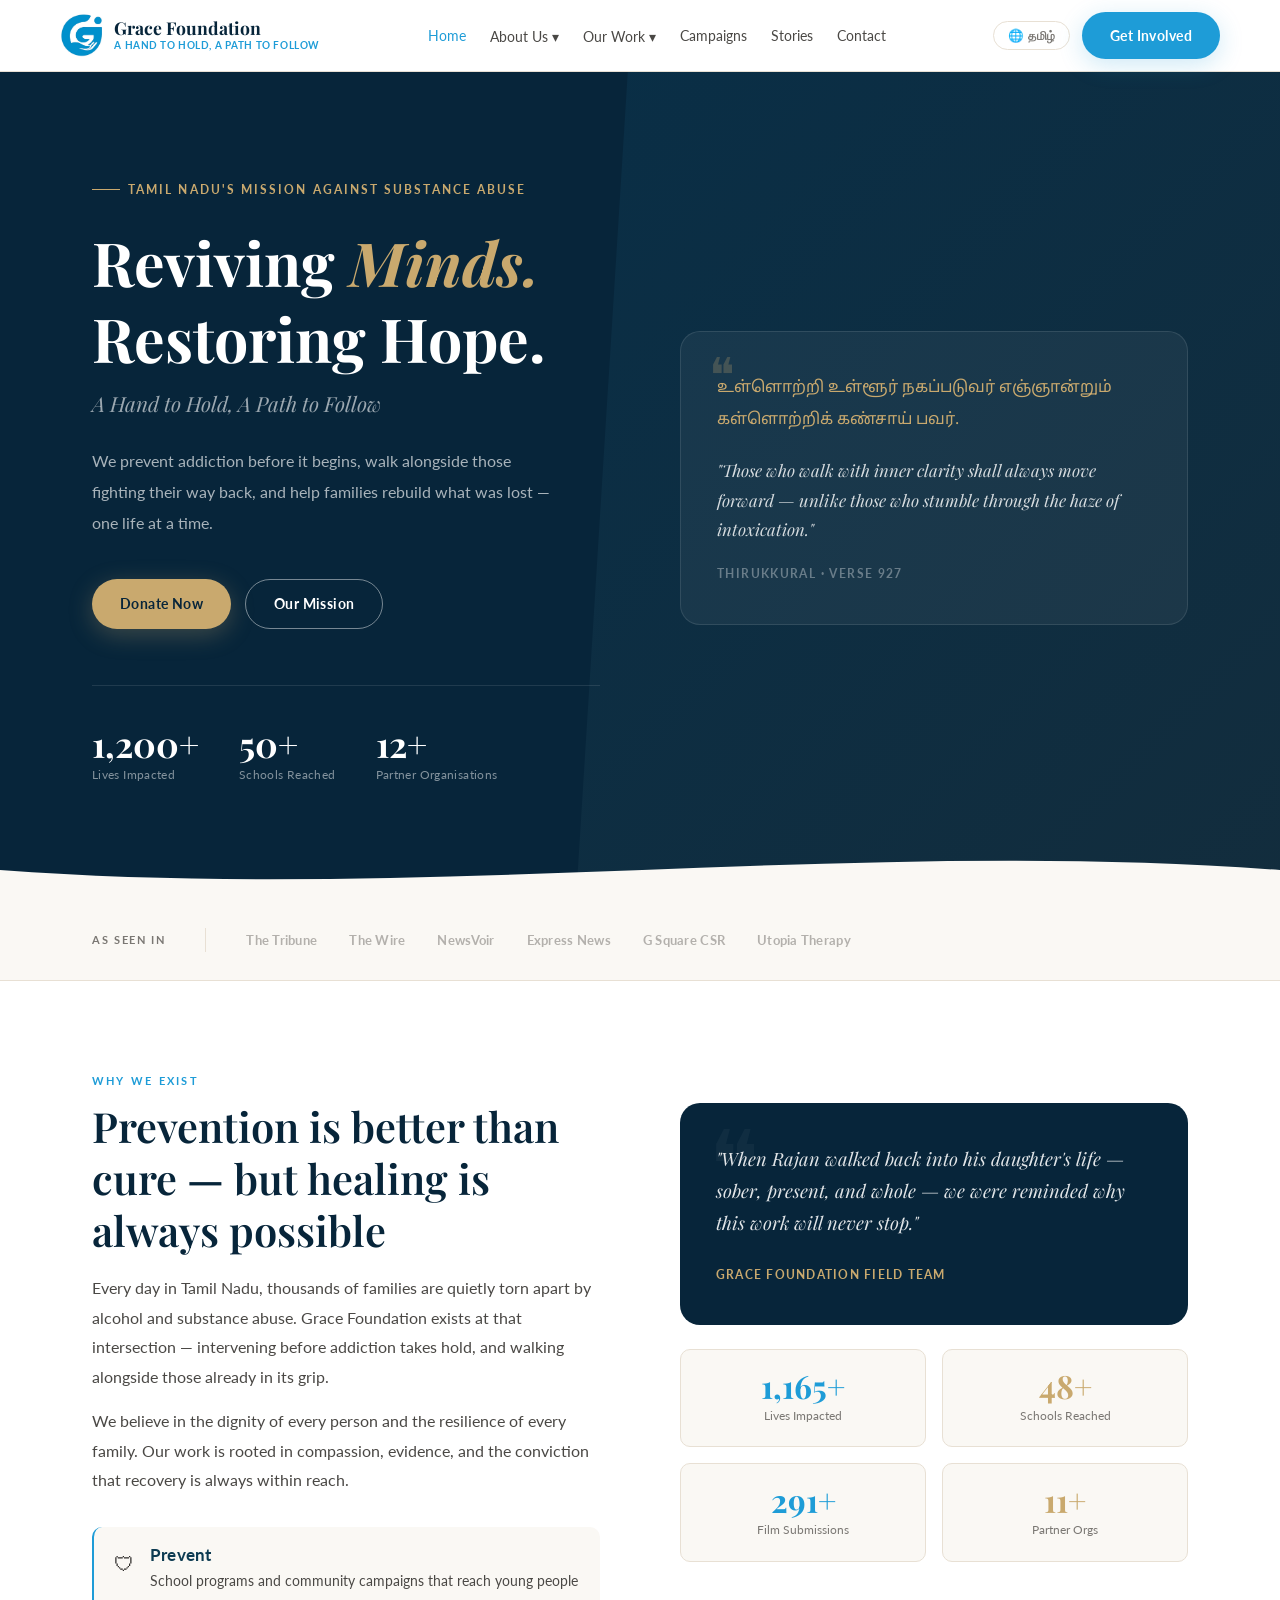
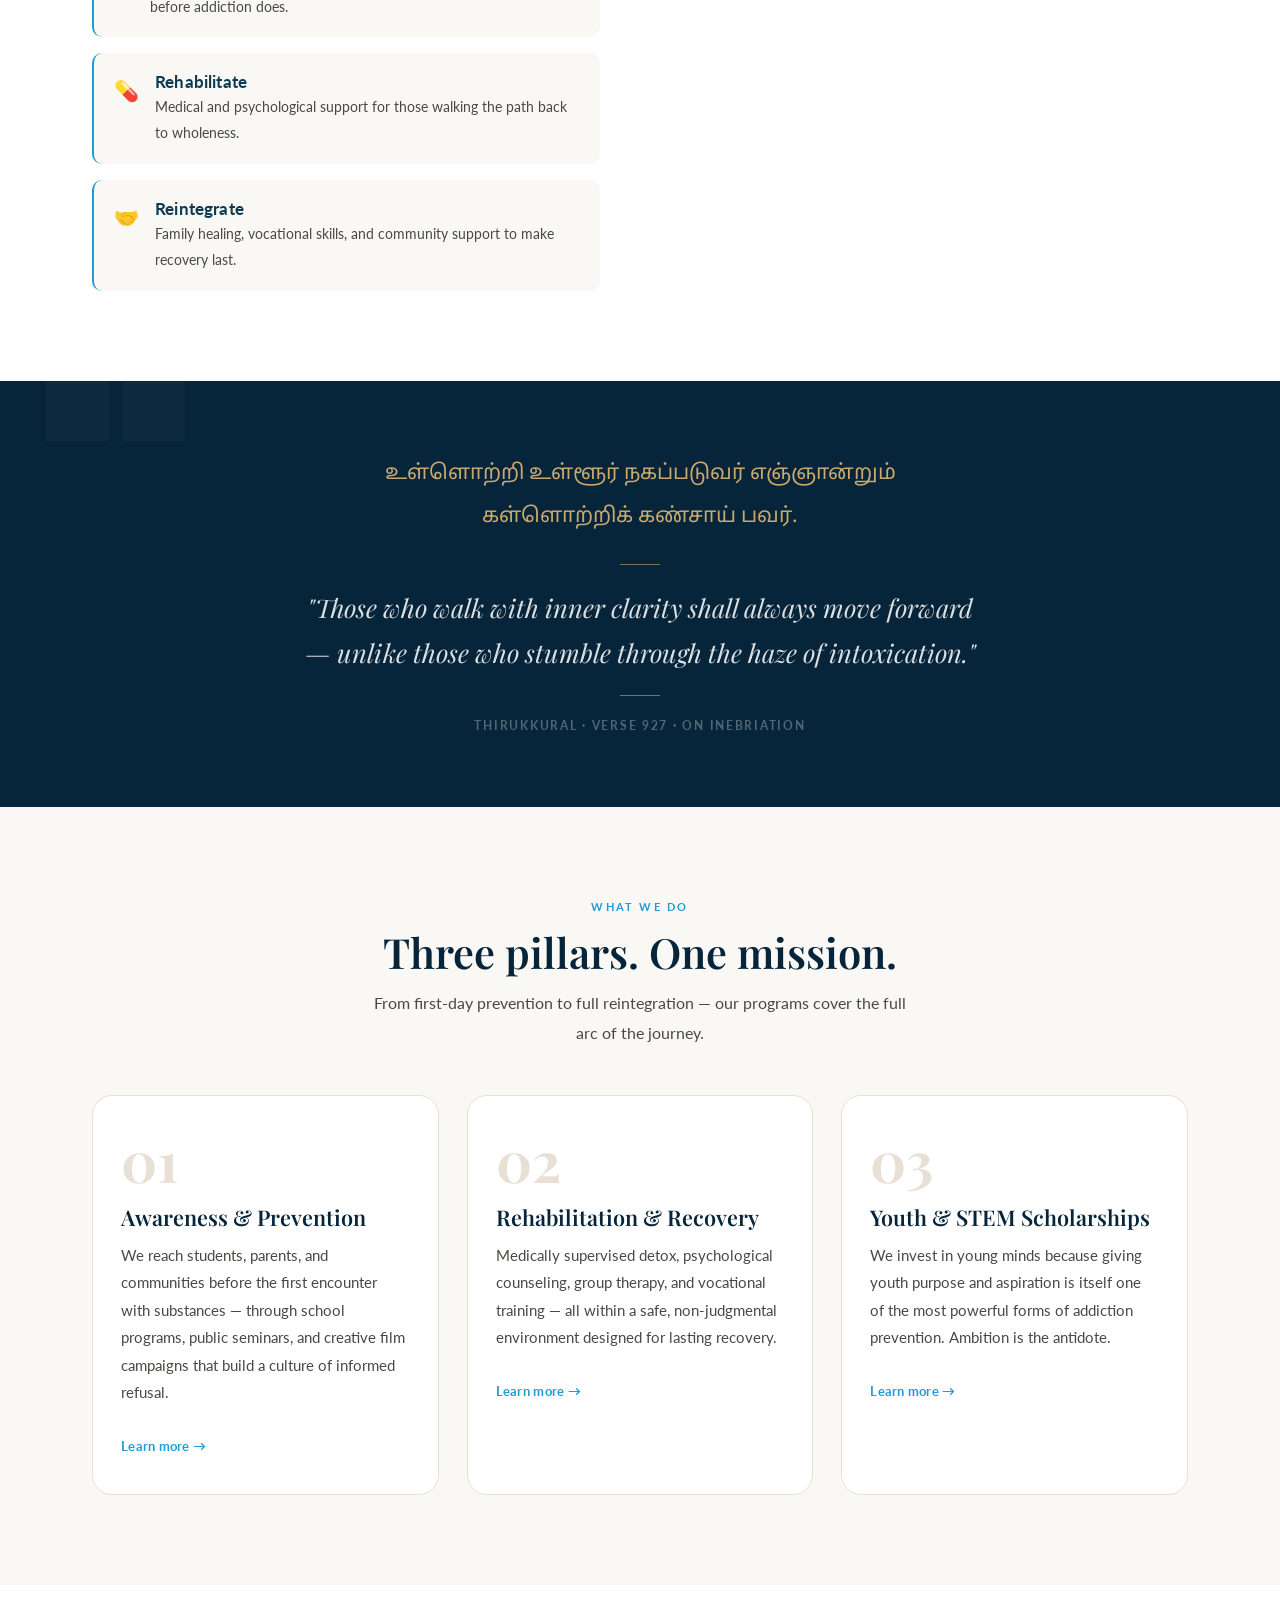
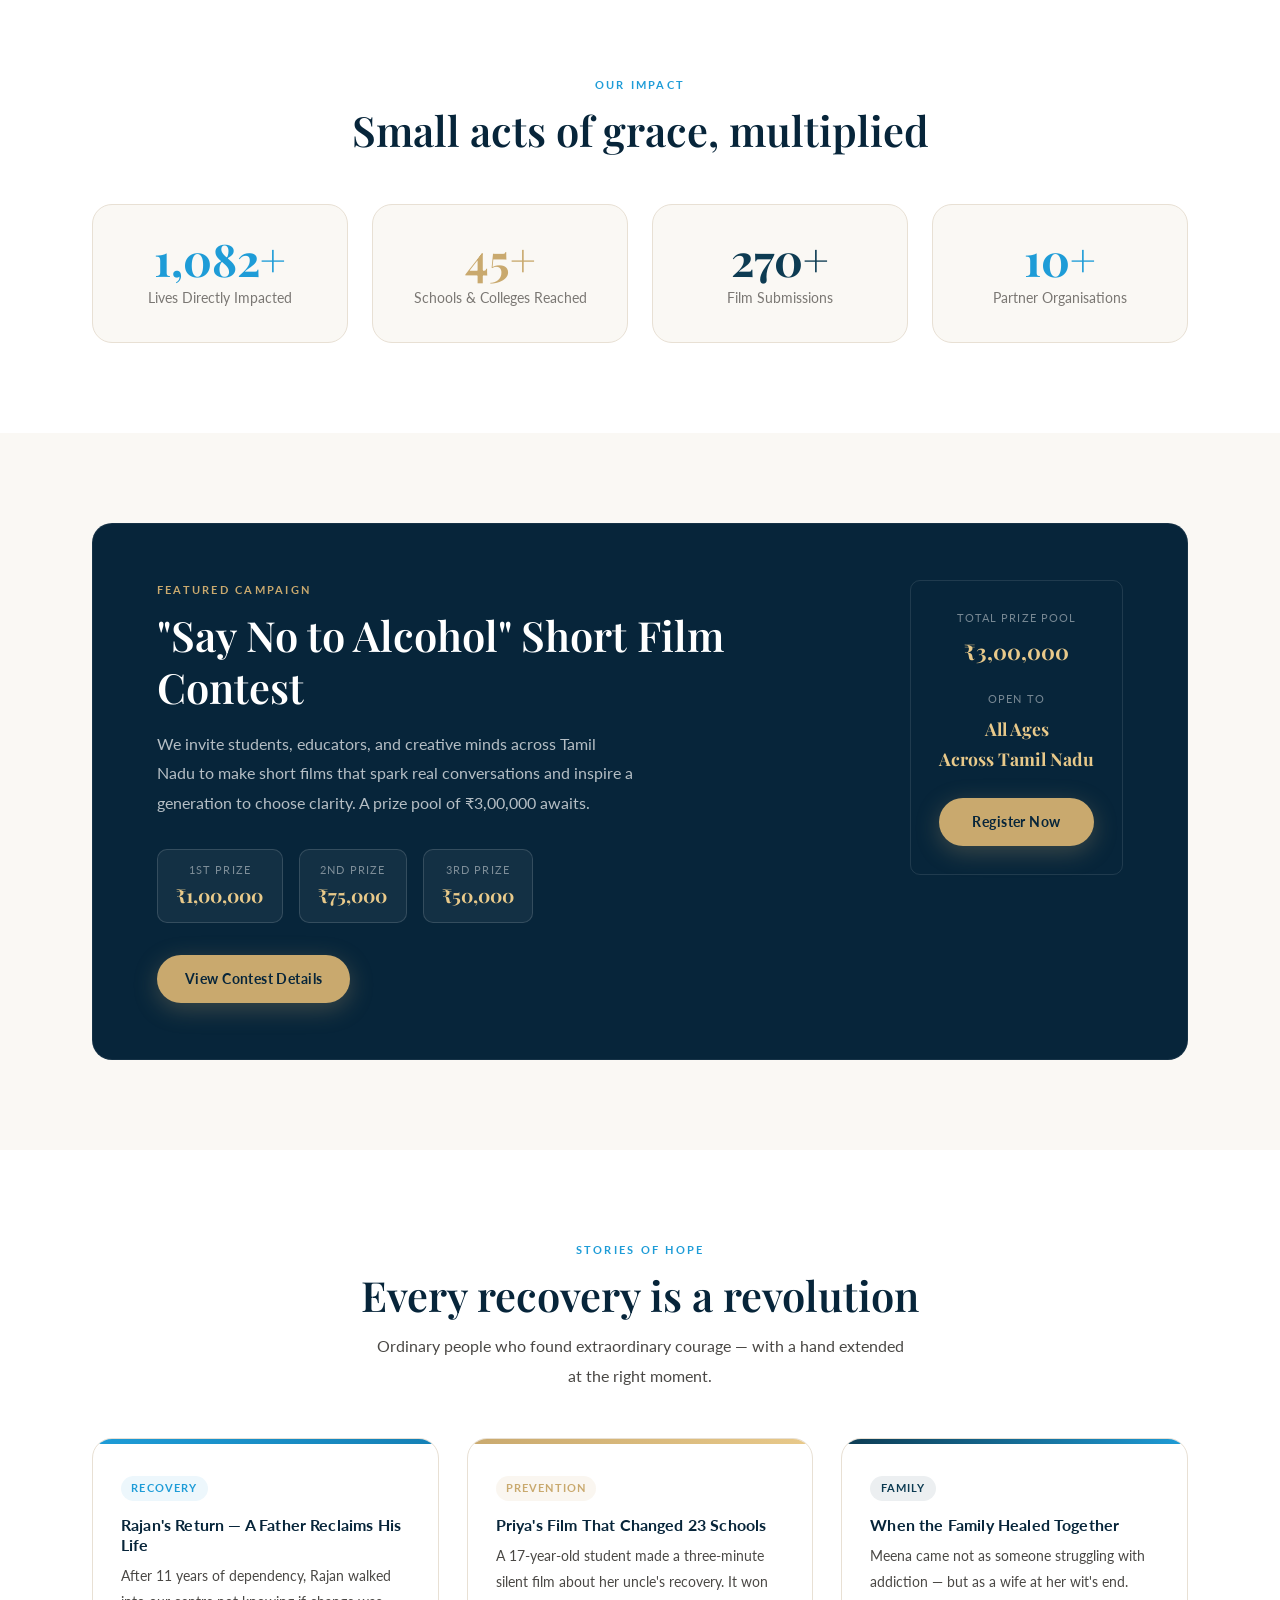
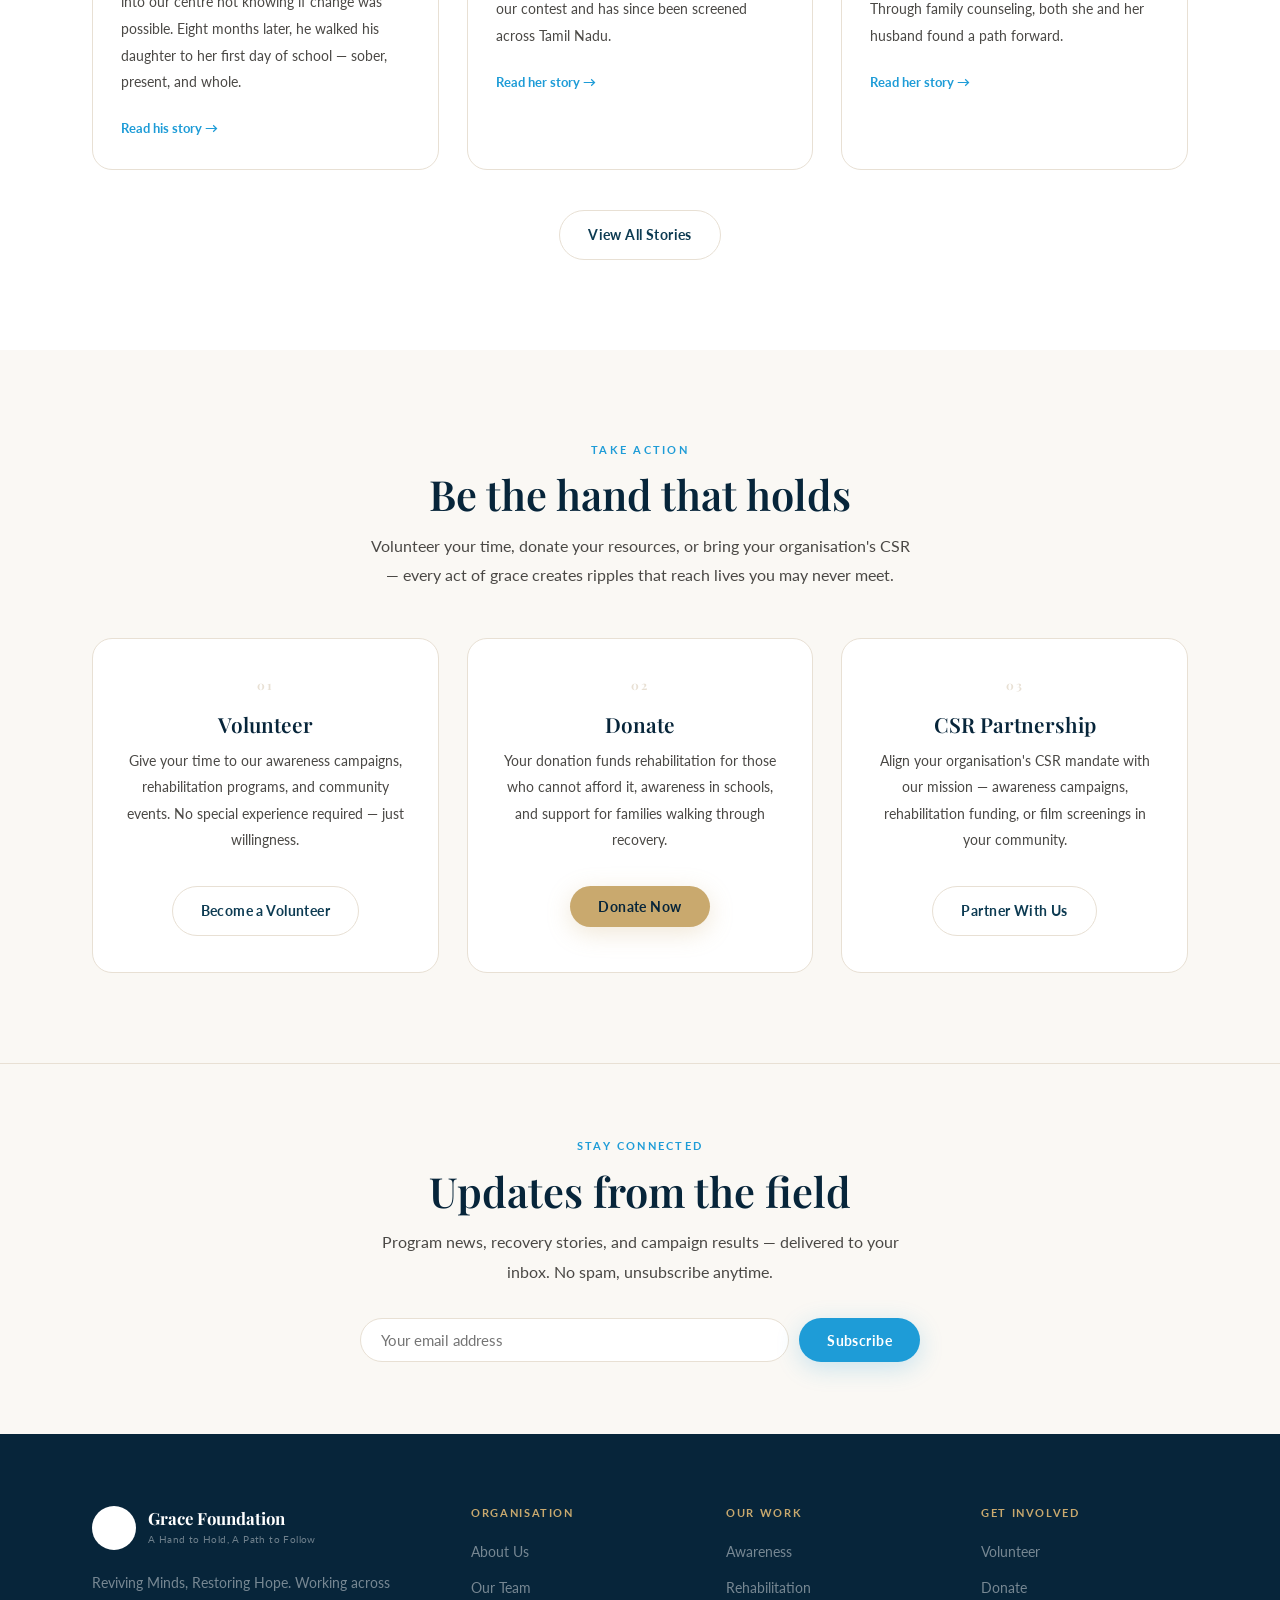
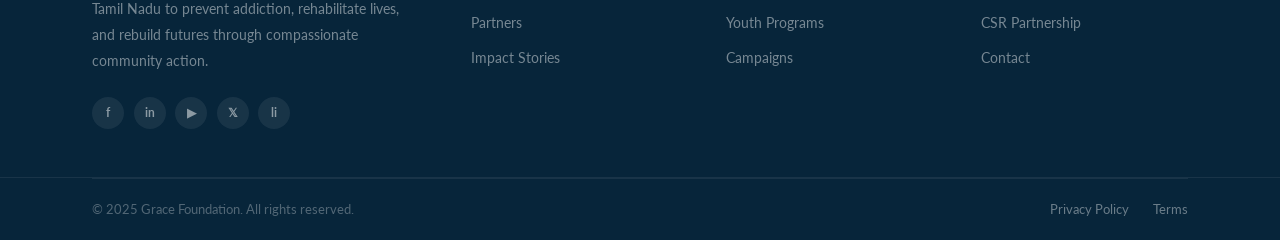
<file: index.html>
<!DOCTYPE html>
<html lang="en">
<head>
<meta charset="UTF-8">
<meta name="viewport" content="width=device-width, initial-scale=1.0">
<title>Grace Foundation – Reviving Minds, Restoring Hope</title>
<meta name="description" content="Grace Foundation is a Chennai-based NGO dedicated to preventing alcohol and substance abuse through education, rehabilitation, and community support across Tamil Nadu.">
<link rel="stylesheet" href="css/style.css">
<link rel="icon" type="image/png" href="images/logo.png">
</head>
<body data-page="home">
<div id="nav-placeholder"></div>

<!-- HERO -->
<section class="hero">
  <div class="hero-content">
    <div class="hero-text">
      <div class="hero-eyebrow">Tamil Nadu's Mission Against Substance Abuse</div>
      <h1>Reviving <em>Minds.</em><br>Restoring Hope.</h1>
      <p class="hero-tagline">A Hand to Hold, A Path to Follow</p>
      <p class="hero-desc">We prevent addiction before it begins, walk alongside those fighting their way back, and help families rebuild what was lost — one life at a time.</p>
      <div class="hero-actions">
        <a href="get-involved.html#donate" class="btn btn-primary">Donate Now</a>
        <a href="about.html" class="btn btn-outline-white">Our Mission</a>
      </div>
      <div class="hero-stats">
        <div class="hero-stat"><div class="num counter" data-target="1200" data-suffix="+">0+</div><div class="lbl">Lives Impacted</div></div>
        <div class="hero-stat"><div class="num counter" data-target="50" data-suffix="+">0+</div><div class="lbl">Schools Reached</div></div>
        <div class="hero-stat"><div class="num counter" data-target="12" data-suffix="+">0+</div><div class="lbl">Partner Organisations</div></div>
      </div>
    </div>
    <div class="hero-kural fade-in d2">
      <div class="hero-kural-card">
        <div class="kural-tamil">உள்ளொற்றி உள்ளூர் நகப்படுவர் எஞ்ஞான்றும்<br>கள்ளொற்றிக் கண்சாய் பவர்.</div>
        <div class="kural-english">"Those who walk with inner clarity shall always move forward — unlike those who stumble through the haze of intoxication."</div>
        <div class="kural-source">Thirukkural · Verse 927</div>
      </div>
    </div>
  </div>
  <div class="hero-wave">
    <svg viewBox="0 0 1440 72" fill="none" xmlns="http://www.w3.org/2000/svg" preserveAspectRatio="none">
      <path d="M0,36 C480,72 960,0 1440,36 L1440,72 L0,72 Z" fill="#FAF8F4"/>
    </svg>
  </div>
</section>

<!-- TRUSTED BY -->
<div class="trusted">
  <div class="trusted-inner">
    <span class="trusted-label">As Seen In</span>
    <div class="trusted-line"></div>
    <div class="trusted-names">
      <span>The Tribune</span>
      <span>The Wire</span>
      <span>NewsVoir</span>
      <span>Express News</span>
      <span>G Square CSR</span>
      <span>Utopia Therapy</span>
    </div>
  </div>
</div>

<!-- MISSION -->
<section class="section" style="background:var(--white);">
  <div class="container">
    <div class="mission-grid">
      <div class="fade-in">
        <span class="section-label">Why We Exist</span>
        <h2>Prevention is better than cure — but healing is always possible</h2>
        <p style="margin-top:1.1rem;">Every day in Tamil Nadu, thousands of families are quietly torn apart by alcohol and substance abuse. Grace Foundation exists at that intersection — intervening before addiction takes hold, and walking alongside those already in its grip.</p>
        <p style="margin-top:0.9rem;">We believe in the dignity of every person and the resilience of every family. Our work is rooted in compassion, evidence, and the conviction that recovery is always within reach.</p>
        <div class="mission-pillars">
          <div class="pillar"><div class="pillar-icon">🛡</div><div><h4>Prevent</h4><p>School programs and community campaigns that reach young people before addiction does.</p></div></div>
          <div class="pillar"><div class="pillar-icon">💊</div><div><h4>Rehabilitate</h4><p>Medical and psychological support for those walking the path back to wholeness.</p></div></div>
          <div class="pillar"><div class="pillar-icon">🤝</div><div><h4>Reintegrate</h4><p>Family healing, vocational skills, and community support to make recovery last.</p></div></div>
        </div>
      </div>
      <div class="mission-aside fade-in d2">
        <div class="mission-quote">
          <blockquote>"When Rajan walked back into his daughter's life — sober, present, and whole — we were reminded why this work will never stop."</blockquote>
          <div class="mission-quote-attr">Grace Foundation Field Team</div>
        </div>
        <div class="mission-stats">
          <div class="m-stat"><div class="n counter" data-target="1200" data-suffix="+">0</div><div class="l">Lives Impacted</div></div>
          <div class="m-stat"><div class="n gold counter" data-target="50" data-suffix="+">0</div><div class="l">Schools Reached</div></div>
          <div class="m-stat"><div class="n counter" data-target="300" data-suffix="+">0</div><div class="l">Film Submissions</div></div>
          <div class="m-stat"><div class="n gold counter" data-target="12" data-suffix="+">0</div><div class="l">Partner Orgs</div></div>
        </div>
      </div>
    </div>
  </div>
</section>

<!-- THIRUKKURAL -->
<section class="thirukkural fade-in">
  <div class="tk-inner">
    <div class="tk-tamil">உள்ளொற்றி உள்ளூர் நகப்படுவர் எஞ்ஞான்றும்<br>கள்ளொற்றிக் கண்சாய் பவர்.</div>
    <div class="tk-bar"></div>
    <div class="tk-english">"Those who walk with inner clarity shall always move forward — unlike those who stumble through the haze of intoxication."</div>
    <div class="tk-bar"></div>
    <div class="tk-source">Thirukkural · Verse 927 · On Inebriation</div>
  </div>
</section>

<!-- WHAT WE DO -->
<section class="section" style="background:var(--cream);">
  <div class="container">
    <div class="center fade-in">
      <span class="section-label">What We Do</span>
      <h2>Three pillars. One mission.</h2>
      <p class="sub">From first-day prevention to full reintegration — our programs cover the full arc of the journey.</p>
    </div>
    <div class="programs-grid">
      <div class="program-card fade-in d1">
        <div class="pc-num">01</div>
        <h3>Awareness & Prevention</h3>
        <p>We reach students, parents, and communities before the first encounter with substances — through school programs, public seminars, and creative film campaigns that build a culture of informed refusal.</p>
        <a href="our-work.html#awareness" class="card-link">Learn more →</a>
      </div>
      <div class="program-card fade-in d2">
        <div class="pc-num">02</div>
        <h3>Rehabilitation & Recovery</h3>
        <p>Medically supervised detox, psychological counseling, group therapy, and vocational training — all within a safe, non-judgmental environment designed for lasting recovery.</p>
        <a href="our-work.html#rehabilitation" class="card-link">Learn more →</a>
      </div>
      <div class="program-card fade-in d3">
        <div class="pc-num">03</div>
        <h3>Youth & STEM Scholarships</h3>
        <p>We invest in young minds because giving youth purpose and aspiration is itself one of the most powerful forms of addiction prevention. Ambition is the antidote.</p>
        <a href="our-work.html#youth" class="card-link">Learn more →</a>
      </div>
    </div>
  </div>
</section>

<!-- IMPACT -->
<section class="section" style="background:var(--white);">
  <div class="container">
    <div class="center fade-in">
      <span class="section-label">Our Impact</span>
      <h2>Small acts of grace, multiplied</h2>
    </div>
    <div class="impact-row">
      <div class="impact-block fade-in d1"><div class="impact-num counter" data-target="1200" data-suffix="+">0</div><div class="impact-lbl">Lives Directly Impacted</div></div>
      <div class="impact-block fade-in d2"><div class="impact-num g counter" data-target="50" data-suffix="+">0</div><div class="impact-lbl">Schools & Colleges Reached</div></div>
      <div class="impact-block fade-in d3"><div class="impact-num n counter" data-target="300" data-suffix="+">0</div><div class="impact-lbl">Film Submissions</div></div>
      <div class="impact-block fade-in d4"><div class="impact-num counter" data-target="12" data-suffix="+">0</div><div class="impact-lbl">Partner Organisations</div></div>
    </div>
  </div>
</section>

<!-- CAMPAIGN -->
<section class="section" style="background:var(--cream);">
  <div class="container">
    <div class="campaign-block fade-in">
      <div>
        <span class="section-label">Featured Campaign</span>
        <h2>"Say No to Alcohol" Short Film Contest</h2>
        <p>We invite students, educators, and creative minds across Tamil Nadu to make short films that spark real conversations and inspire a generation to choose clarity. A prize pool of ₹3,00,000 awaits.</p>
        <div class="prizes">
          <div class="prize"><div class="prize-place">1st Prize</div><div class="prize-amt">₹1,00,000</div></div>
          <div class="prize"><div class="prize-place">2nd Prize</div><div class="prize-amt">₹75,000</div></div>
          <div class="prize"><div class="prize-place">3rd Prize</div><div class="prize-amt">₹50,000</div></div>
        </div>
        <a href="campaigns.html" class="btn btn-primary">View Contest Details</a>
      </div>
      <div class="campaign-aside">
        <div class="ca-label">Total Prize Pool</div>
        <div class="ca-val">₹3,00,000</div>
        <div class="ca-label">Open To</div>
        <div class="ca-val" style="font-size:1.1rem;margin-bottom:1.5rem;">All Ages<br>Across Tamil Nadu</div>
        <a href="contact.html" class="btn btn-primary" style="width:100%;justify-content:center;">Register Now</a>
      </div>
    </div>
  </div>
</section>

<!-- STORIES -->
<section class="section" style="background:var(--white);">
  <div class="container">
    <div class="center fade-in">
      <span class="section-label">Stories of Hope</span>
      <h2>Every recovery is a revolution</h2>
      <p class="sub">Ordinary people who found extraordinary courage — with a hand extended at the right moment.</p>
    </div>
    <div class="story-grid">
      <div class="story-card fade-in d1">
        <div class="story-band blue"></div>
        <div class="story-body">
          <div class="story-tag">Recovery</div>
          <h4>Rajan's Return — A Father Reclaims His Life</h4>
          <p>After 11 years of dependency, Rajan walked into our centre not knowing if change was possible. Eight months later, he walked his daughter to her first day of school — sober, present, and whole.</p>
          <a href="stories.html" class="read-more">Read his story →</a>
        </div>
      </div>
      <div class="story-card fade-in d2">
        <div class="story-band gold"></div>
        <div class="story-body">
          <div class="story-tag gold">Prevention</div>
          <h4>Priya's Film That Changed 23 Schools</h4>
          <p>A 17-year-old student made a three-minute silent film about her uncle's recovery. It won our contest and has since been screened across Tamil Nadu.</p>
          <a href="stories.html" class="read-more">Read her story →</a>
        </div>
      </div>
      <div class="story-card fade-in d3">
        <div class="story-band navy"></div>
        <div class="story-body">
          <div class="story-tag navy">Family</div>
          <h4>When the Family Healed Together</h4>
          <p>Meena came not as someone struggling with addiction — but as a wife at her wit's end. Through family counseling, both she and her husband found a path forward.</p>
          <a href="stories.html" class="read-more">Read her story →</a>
        </div>
      </div>
    </div>
    <div class="center" style="margin-top:2.5rem;">
      <a href="stories.html" class="btn btn-outline">View All Stories</a>
    </div>
  </div>
</section>

<!-- GET INVOLVED -->
<section class="section" style="background:var(--cream);">
  <div class="container">
    <div class="center fade-in">
      <span class="section-label">Take Action</span>
      <h2>Be the hand that holds</h2>
      <p class="sub">Volunteer your time, donate your resources, or bring your organisation's CSR — every act of grace creates ripples that reach lives you may never meet.</p>
    </div>
    <div class="involve-row">
      <div class="involve-card fade-in d1">
        <div class="ic-num">01</div>
        <h3>Volunteer</h3>
        <p>Give your time to our awareness campaigns, rehabilitation programs, and community events. No special experience required — just willingness.</p>
        <a href="get-involved.html#volunteer" class="btn btn-outline">Become a Volunteer</a>
      </div>
      <div class="involve-card fade-in d2">
        <div class="ic-num">02</div>
        <h3>Donate</h3>
        <p>Your donation funds rehabilitation for those who cannot afford it, awareness in schools, and support for families walking through recovery.</p>
        <button onclick="openDonateModal(500)" class="btn btn-primary">Donate Now</button>
      </div>
      <div class="involve-card fade-in d3">
        <div class="ic-num">03</div>
        <h3>CSR Partnership</h3>
        <p>Align your organisation's CSR mandate with our mission — awareness campaigns, rehabilitation funding, or film screenings in your community.</p>
        <a href="get-involved.html#csr" class="btn btn-outline">Partner With Us</a>
      </div>
    </div>
  </div>
</section>

<!-- NEWSLETTER -->
<section class="newsletter">
  <div class="container">
    <div class="nl-inner">
      <span class="section-label" style="text-align:center;">Stay Connected</span>
      <h2>Updates from the field</h2>
      <p>Program news, recovery stories, and campaign results — delivered to your inbox. No spam, unsubscribe anytime.</p>
      <form class="nl-form" onsubmit="return false;">
        <input type="email" placeholder="Your email address">
        <button class="btn btn-blue" type="submit">Subscribe</button>
      </form>
    </div>
  </div>
</section>

<div id="footer-placeholder"></div>
<script src="js/layout.js"></script>
</body>
</html>
</file>
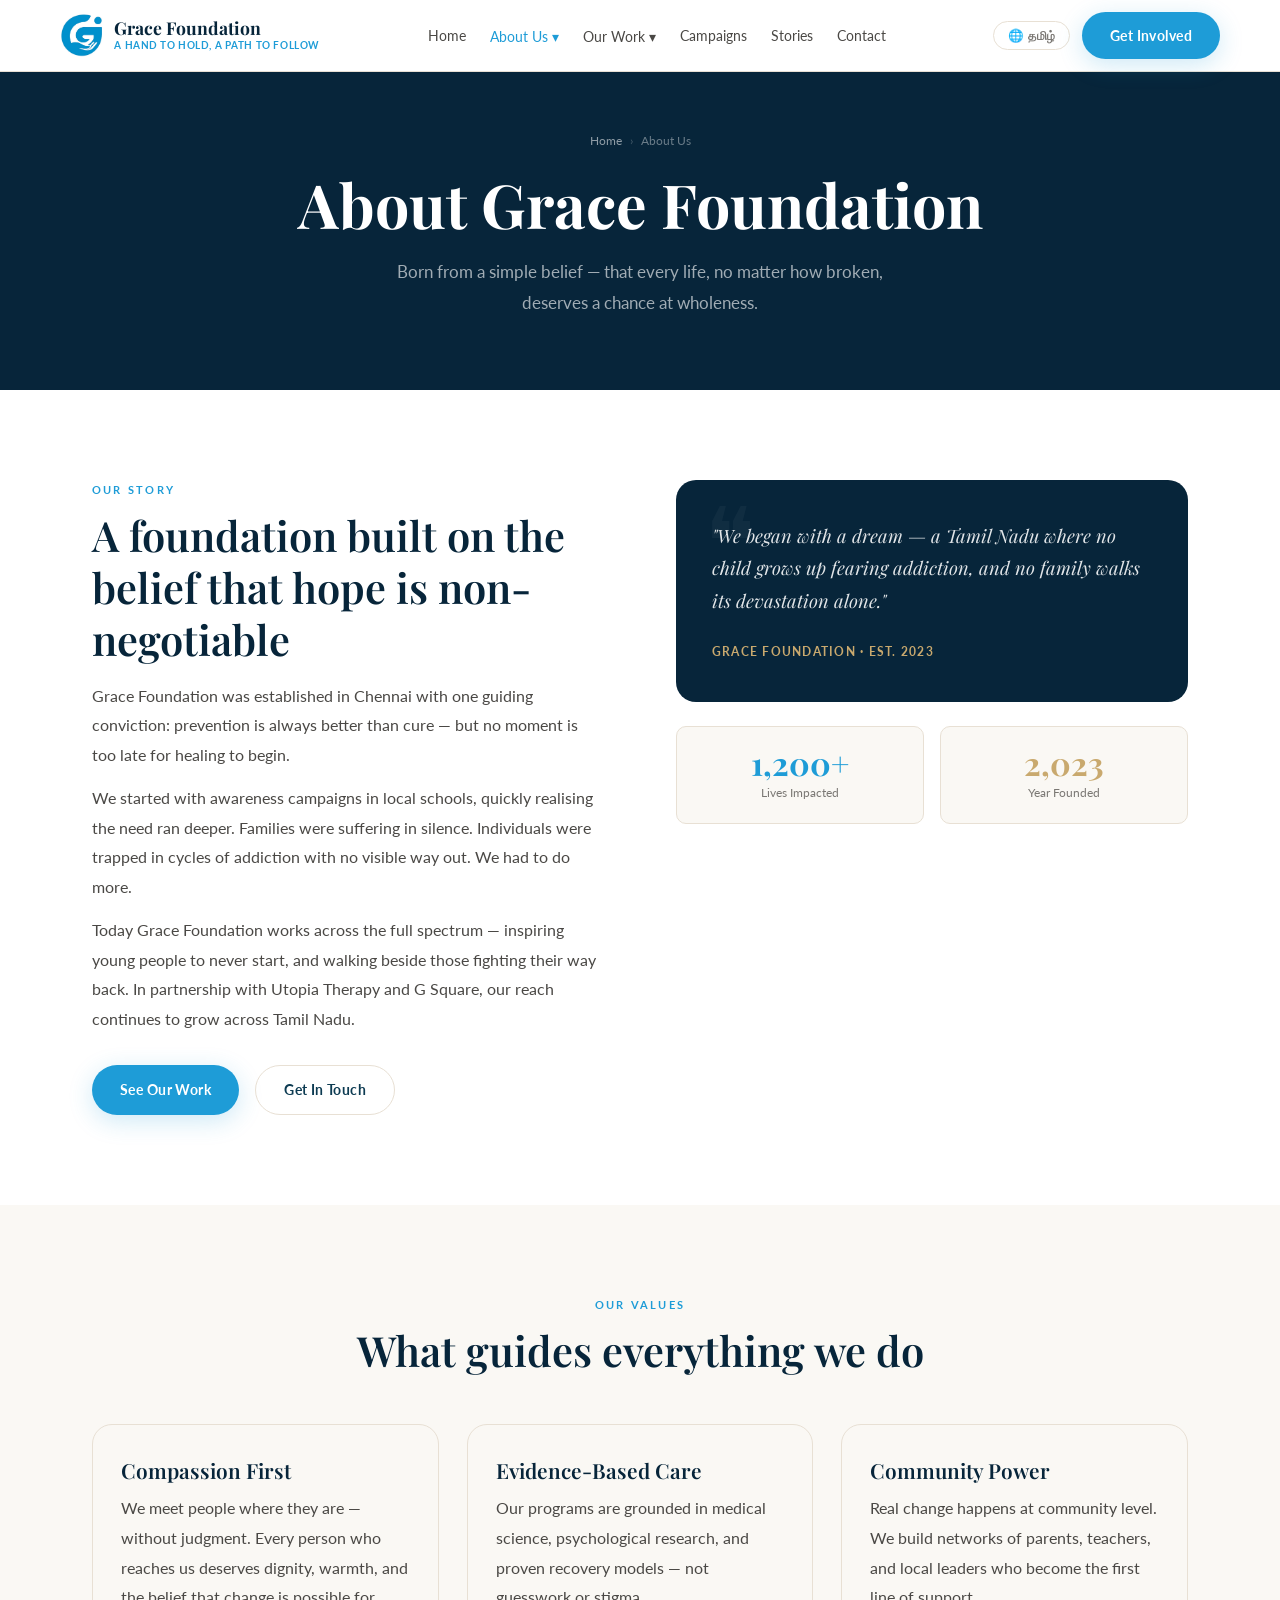
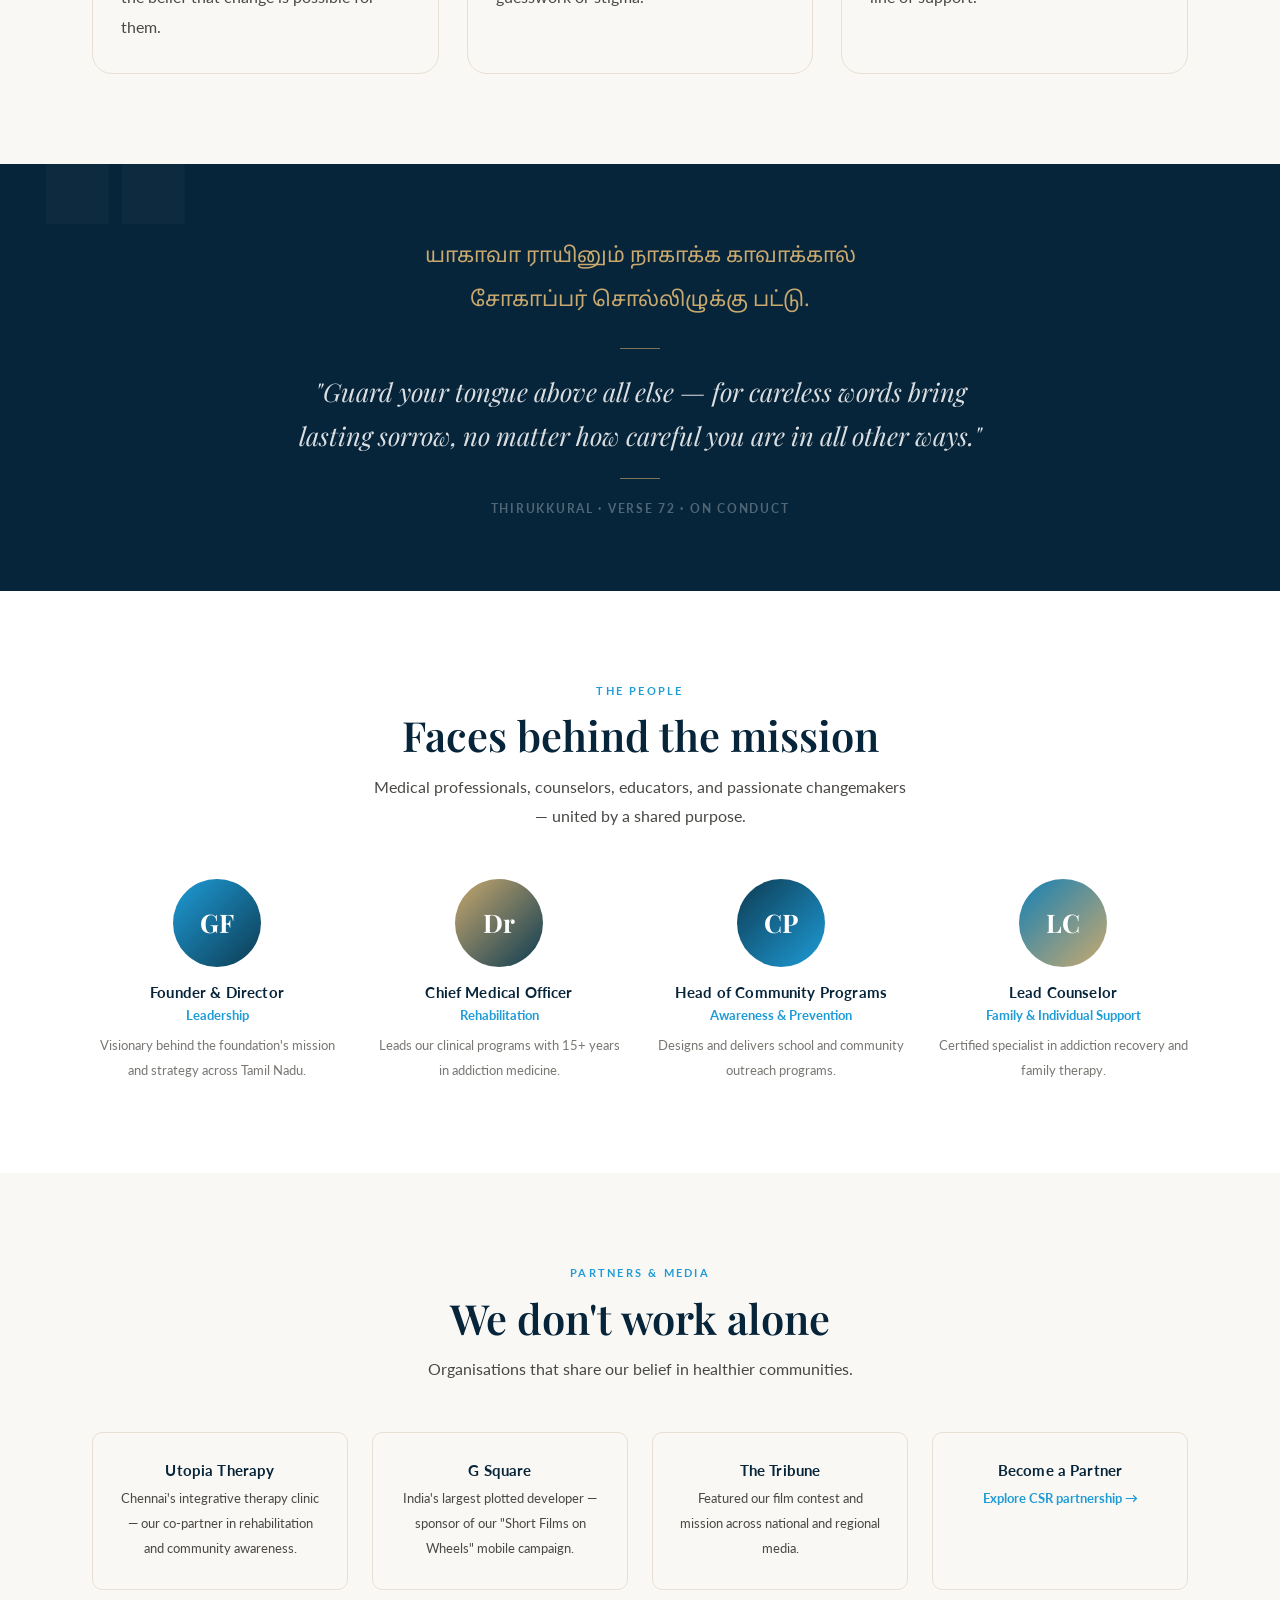
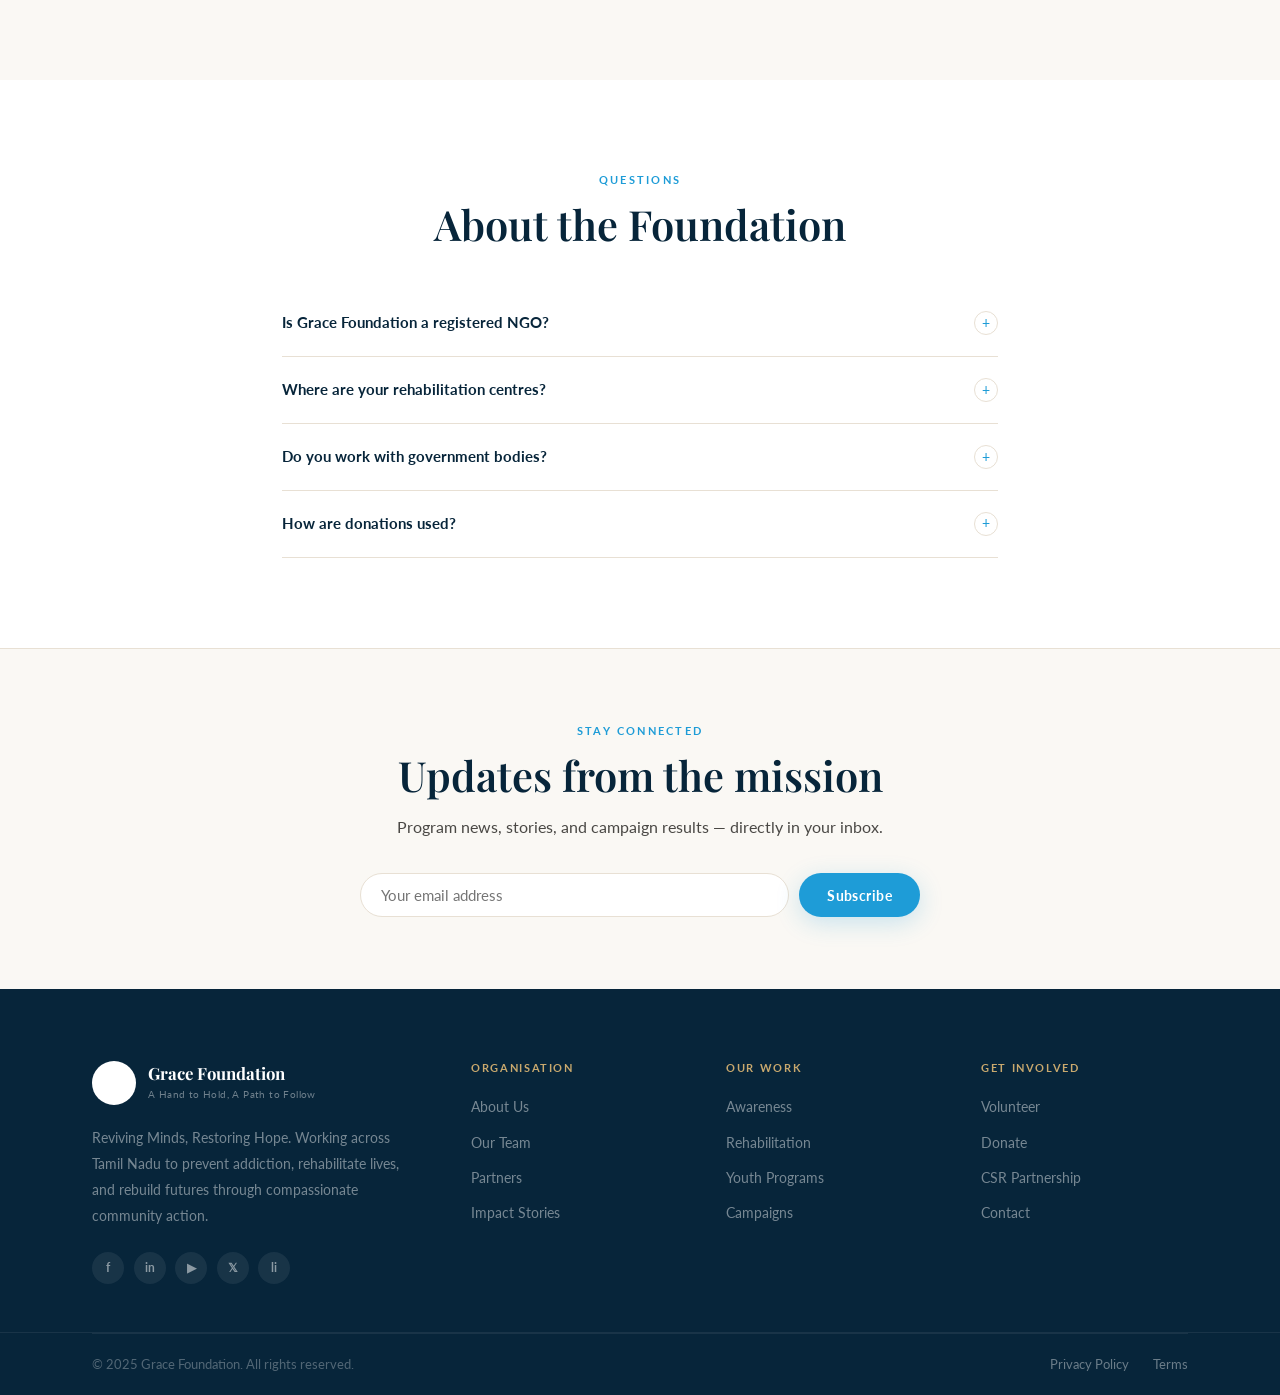
<file: about.html>
<!DOCTYPE html>
<html lang="en">
<head>
<meta charset="UTF-8">
<meta name="viewport" content="width=device-width, initial-scale=1.0">
<title>About Us – Grace Foundation</title>
<link rel="stylesheet" href="css/style.css">
<link rel="icon" type="image/png" href="images/logo.png">
</head>
<body data-page="about">
<div id="nav-placeholder"></div>

<section class="page-header">
  <div class="container" style="position:relative;z-index:2;">
    <div class="breadcrumb"><a href="index.html">Home</a><span class="sep">›</span><span>About Us</span></div>
    <h1>About Grace Foundation</h1>
    <p>Born from a simple belief — that every life, no matter how broken, deserves a chance at wholeness.</p>
  </div>
</section>

<section class="section" id="story" style="background:var(--white);">
  <div class="container">
    <div class="two-col">
      <div class="fade-in">
        <span class="section-label">Our Story</span>
        <h2>A foundation built on the belief that hope is non-negotiable</h2>
        <p style="margin-top:1rem;">Grace Foundation was established in Chennai with one guiding conviction: prevention is always better than cure — but no moment is too late for healing to begin.</p>
        <p style="margin-top:0.85rem;">We started with awareness campaigns in local schools, quickly realising the need ran deeper. Families were suffering in silence. Individuals were trapped in cycles of addiction with no visible way out. We had to do more.</p>
        <p style="margin-top:0.85rem;">Today Grace Foundation works across the full spectrum — inspiring young people to never start, and walking beside those fighting their way back. In partnership with Utopia Therapy and G Square, our reach continues to grow across Tamil Nadu.</p>
        <div style="margin-top:2rem;display:flex;gap:1rem;flex-wrap:wrap;">
          <a href="our-work.html" class="btn btn-blue">See Our Work</a>
          <a href="contact.html" class="btn btn-outline">Get In Touch</a>
        </div>
      </div>
      <div class="fade-in d2">
        <div class="mission-quote">
          <blockquote>"We began with a dream — a Tamil Nadu where no child grows up fearing addiction, and no family walks its devastation alone."</blockquote>
          <div class="mission-quote-attr">Grace Foundation · Est. 2023</div>
        </div>
        <div class="mission-stats" style="margin-top:1.5rem;">
          <div class="m-stat"><div class="n counter" data-target="1200" data-suffix="+">0</div><div class="l">Lives Impacted</div></div>
          <div class="m-stat"><div class="n gold counter" data-target="2023">0</div><div class="l">Year Founded</div></div>
        </div>
      </div>
    </div>
  </div>
</section>

<!-- VALUES -->
<section class="section" style="background:var(--cream);">
  <div class="container">
    <div class="center fade-in">
      <span class="section-label">Our Values</span>
      <h2>What guides everything we do</h2>
    </div>
    <div class="values-grid">
      <div class="value-card fade-in d1">
        <h3>Compassion First</h3>
        <p style="margin-top:0.65rem;">We meet people where they are — without judgment. Every person who reaches us deserves dignity, warmth, and the belief that change is possible for them.</p>
      </div>
      <div class="value-card fade-in d2">
        <h3>Evidence-Based Care</h3>
        <p style="margin-top:0.65rem;">Our programs are grounded in medical science, psychological research, and proven recovery models — not guesswork or stigma.</p>
      </div>
      <div class="value-card fade-in d3">
        <h3>Community Power</h3>
        <p style="margin-top:0.65rem;">Real change happens at community level. We build networks of parents, teachers, and local leaders who become the first line of support.</p>
      </div>
    </div>
  </div>
</section>

<!-- THIRUKKURAL -->
<section class="thirukkural">
  <div class="tk-inner">
    <div class="tk-tamil">யாகாவா ராயினும் நாகாக்க காவாக்கால்<br>சோகாப்பர் சொல்லிழுக்கு பட்டு.</div>
    <div class="tk-bar"></div>
    <div class="tk-english">"Guard your tongue above all else — for careless words bring lasting sorrow, no matter how careful you are in all other ways."</div>
    <div class="tk-bar"></div>
    <div class="tk-source">Thirukkural · Verse 72 · On Conduct</div>
  </div>
</section>

<!-- TEAM -->
<section class="section" id="team" style="background:var(--white);">
  <div class="container">
    <div class="center fade-in">
      <span class="section-label">The People</span>
      <h2>Faces behind the mission</h2>
      <p class="sub">Medical professionals, counselors, educators, and passionate changemakers — united by a shared purpose.</p>
    </div>
    <div class="team-grid">
      <div class="team-card fade-in d1">
        <div class="team-avatar">GF</div>
        <h4>Founder & Director</h4>
        <div class="role">Leadership</div>
        <p>Visionary behind the foundation's mission and strategy across Tamil Nadu.</p>
      </div>
      <div class="team-card fade-in d2">
        <div class="team-avatar" style="background:linear-gradient(135deg,var(--gold),var(--navy));">Dr</div>
        <h4>Chief Medical Officer</h4>
        <div class="role">Rehabilitation</div>
        <p>Leads our clinical programs with 15+ years in addiction medicine.</p>
      </div>
      <div class="team-card fade-in d3">
        <div class="team-avatar" style="background:linear-gradient(135deg,var(--navy),var(--blue));">CP</div>
        <h4>Head of Community Programs</h4>
        <div class="role">Awareness & Prevention</div>
        <p>Designs and delivers school and community outreach programs.</p>
      </div>
      <div class="team-card fade-in d4">
        <div class="team-avatar" style="background:linear-gradient(135deg,var(--blue-dark),var(--gold));">LC</div>
        <h4>Lead Counselor</h4>
        <div class="role">Family & Individual Support</div>
        <p>Certified specialist in addiction recovery and family therapy.</p>
      </div>
    </div>
  </div>
</section>

<!-- PARTNERS -->
<section class="section" id="partners" style="background:var(--cream);">
  <div class="container">
    <div class="center fade-in">
      <span class="section-label">Partners & Media</span>
      <h2>We don't work alone</h2>
      <p class="sub">Organisations that share our belief in healthier communities.</p>
    </div>
    <div class="partners-row">
      <div class="partner-block fade-in d1">
        <h4>Utopia Therapy</h4>
        <p>Chennai's integrative therapy clinic — our co-partner in rehabilitation and community awareness.</p>
      </div>
      <div class="partner-block fade-in d2">
        <h4>G Square</h4>
        <p>India's largest plotted developer — sponsor of our "Short Films on Wheels" mobile campaign.</p>
      </div>
      <div class="partner-block fade-in d3">
        <h4>The Tribune</h4>
        <p>Featured our film contest and mission across national and regional media.</p>
      </div>
      <div class="partner-block fade-in d4">
        <h4>Become a Partner</h4>
        <p><a href="get-involved.html#csr" style="color:var(--blue);font-weight:700;">Explore CSR partnership →</a></p>
      </div>
    </div>
  </div>
</section>

<!-- FAQ -->
<section class="section" style="background:var(--white);">
  <div class="container" style="max-width:780px;">
    <div class="center fade-in">
      <span class="section-label">Questions</span>
      <h2>About the Foundation</h2>
    </div>
    <div class="faq-list">
      <div class="faq-item"><div class="faq-q">Is Grace Foundation a registered NGO? <div class="faq-icon">+</div></div><div class="faq-answer"><p>Yes. Grace Foundation is a registered charitable organisation operating in Tamil Nadu with full commitment to financial transparency.</p></div></div>
      <div class="faq-item"><div class="faq-q">Where are your rehabilitation centres? <div class="faq-icon">+</div></div><div class="faq-answer"><p>Our primary operations are based in Chennai. We are actively expanding our rehabilitation network. Contact us for the nearest facility.</p></div></div>
      <div class="faq-item"><div class="faq-q">Do you work with government bodies? <div class="faq-icon">+</div></div><div class="faq-answer"><p>Yes. We collaborate with government institutions, schools, and policy makers to scale awareness and advocate for evidence-based addiction policy.</p></div></div>
      <div class="faq-item"><div class="faq-q">How are donations used? <div class="faq-icon">+</div></div><div class="faq-answer"><p>Donations fund rehabilitation for those who cannot afford care, school programs, family counseling, and youth scholarships. We maintain full transparency.</p></div></div>
    </div>
  </div>
</section>

<section class="newsletter">
  <div class="container"><div class="nl-inner">
    <span class="section-label" style="text-align:center;">Stay Connected</span>
    <h2>Updates from the mission</h2>
    <p>Program news, stories, and campaign results — directly in your inbox.</p>
    <form class="nl-form" onsubmit="return false;">
      <input type="email" placeholder="Your email address">
      <button class="btn btn-blue" type="submit">Subscribe</button>
    </form>
  </div></div>
</section>

<div id="footer-placeholder"></div>
<script src="js/layout.js"></script>
</body>
</html>
</file>
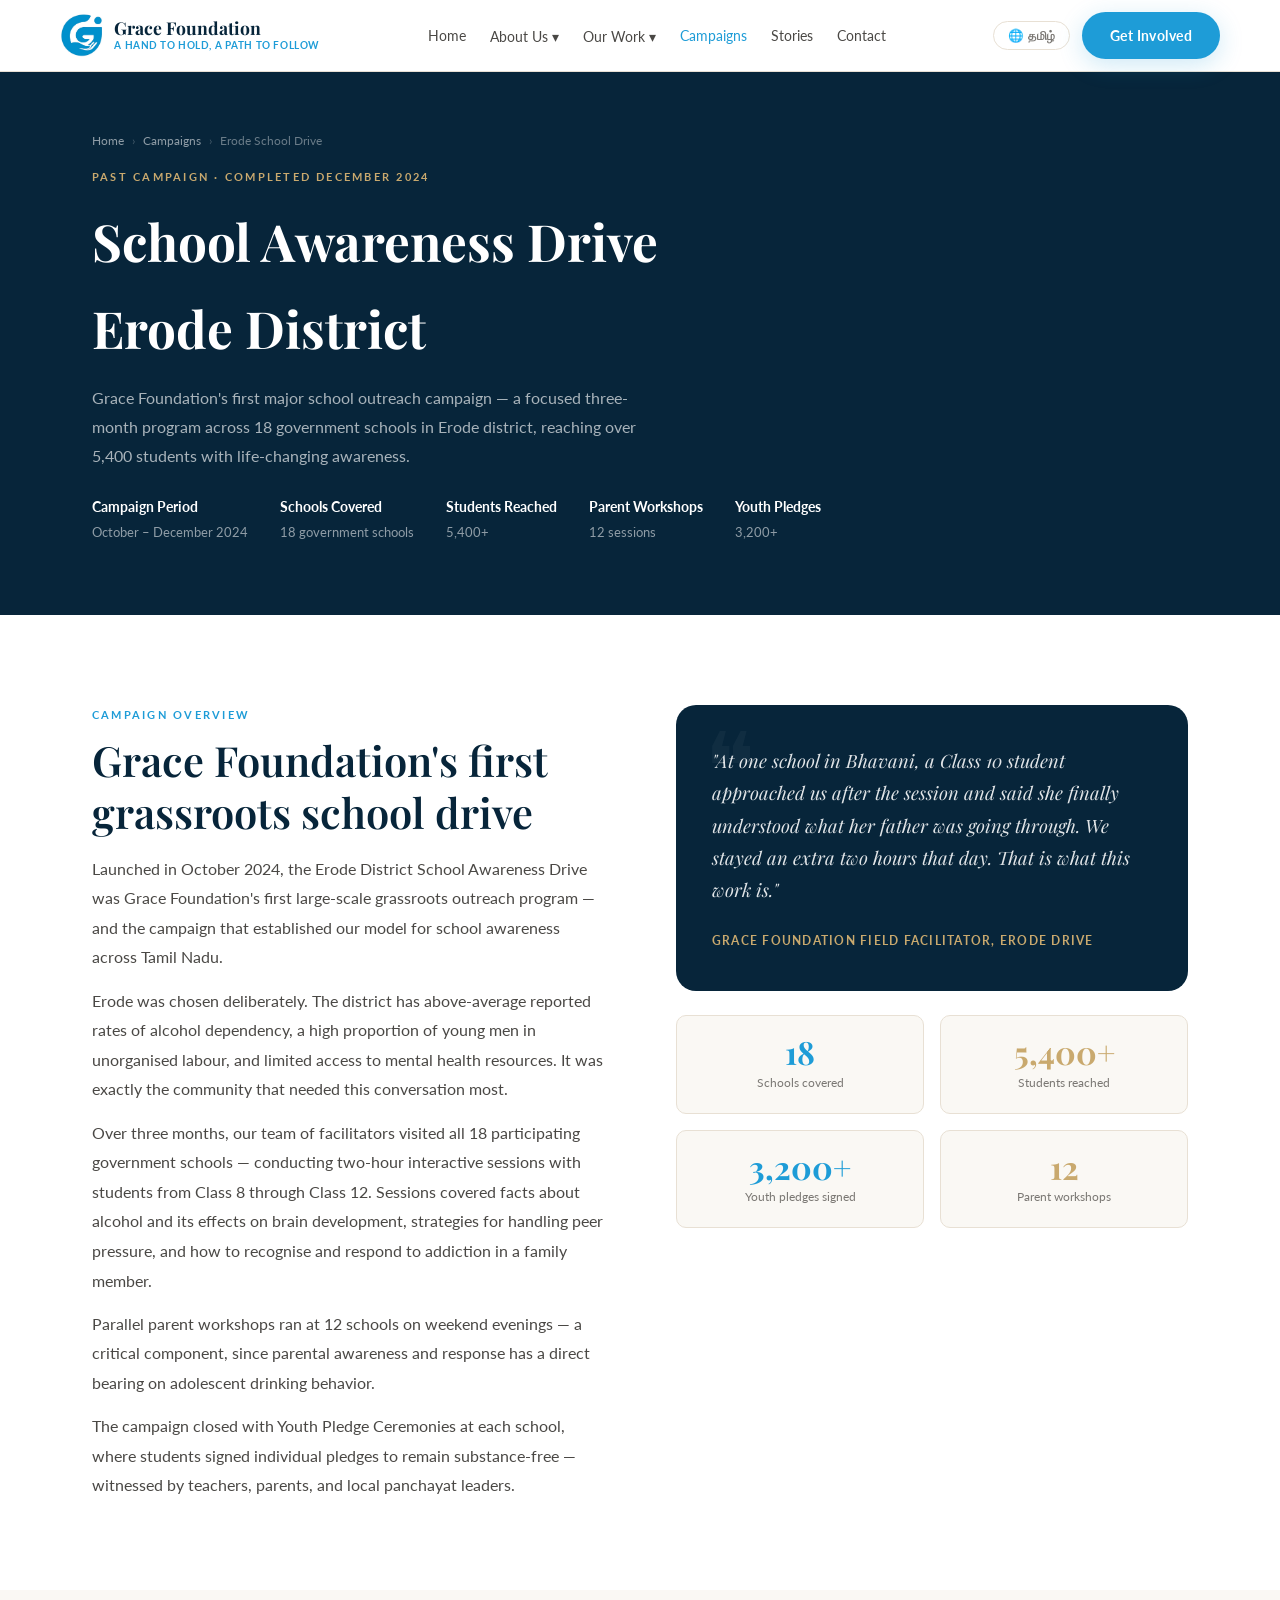
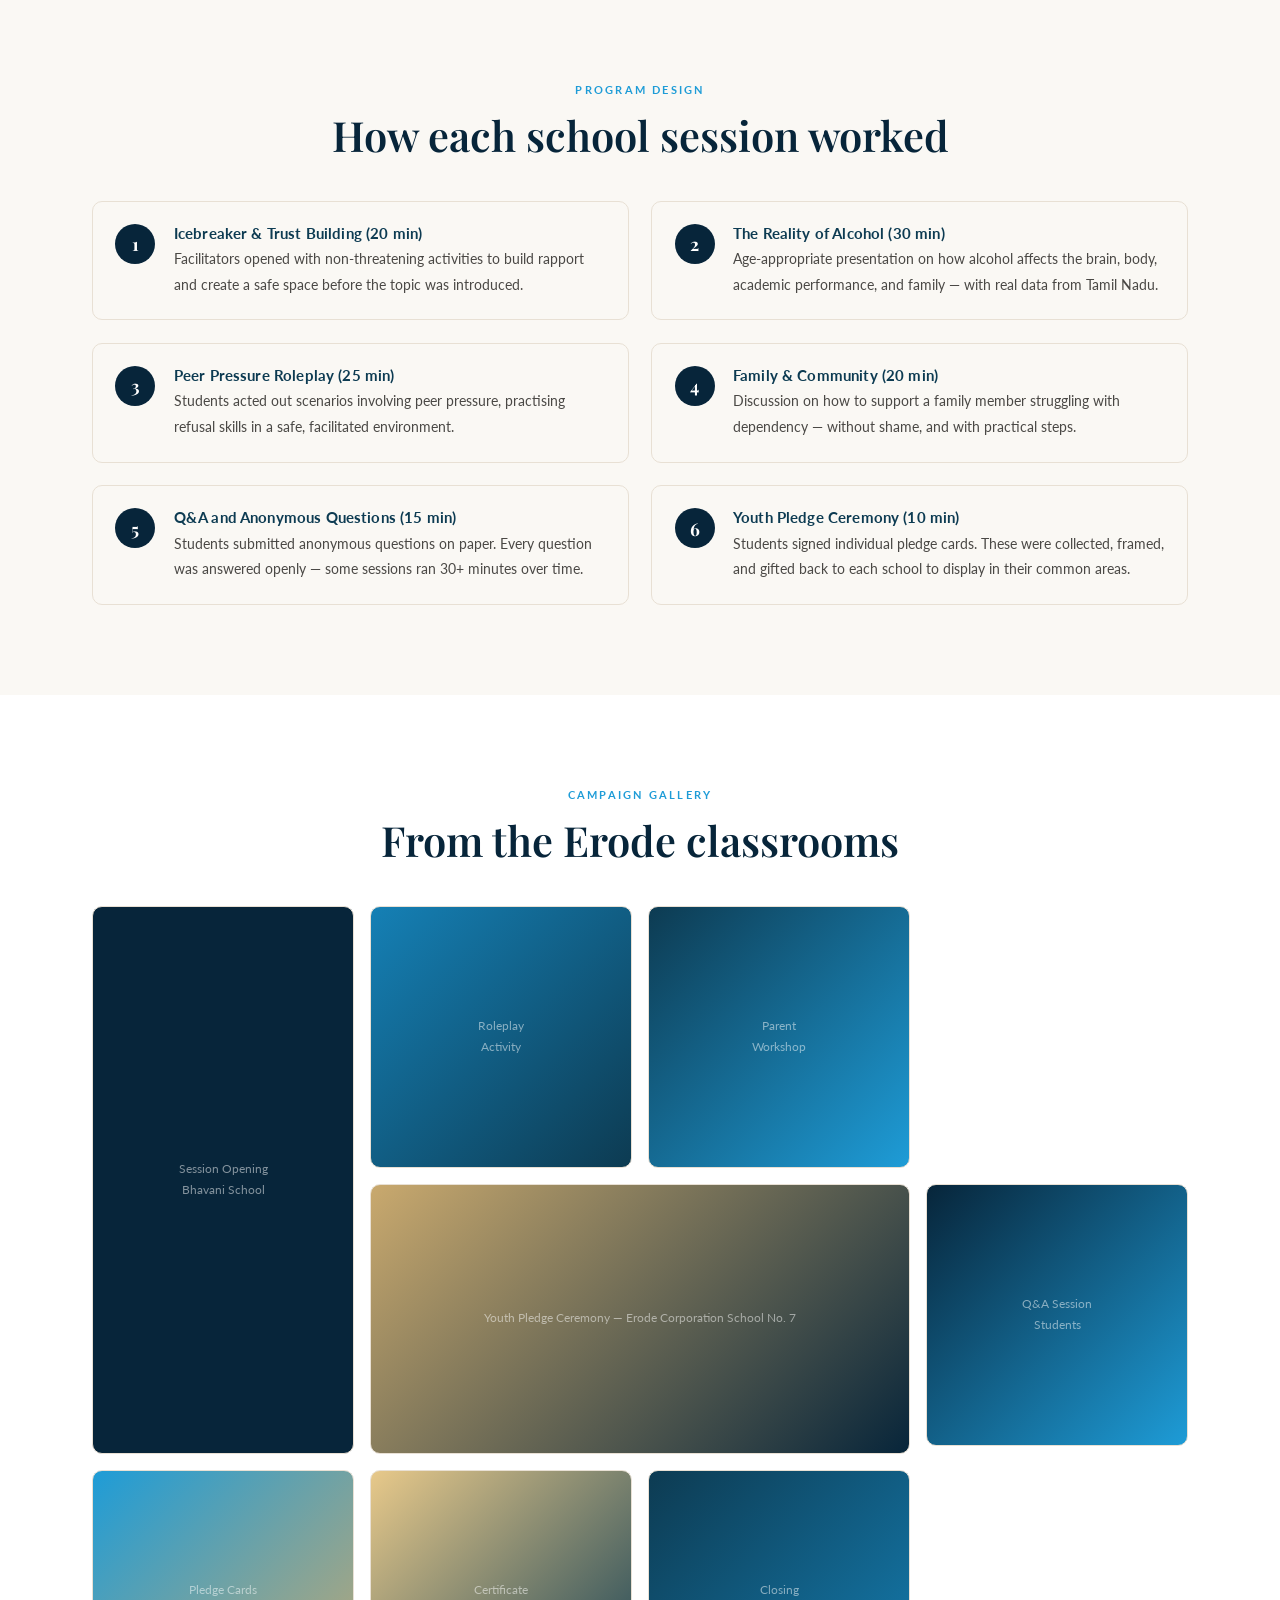
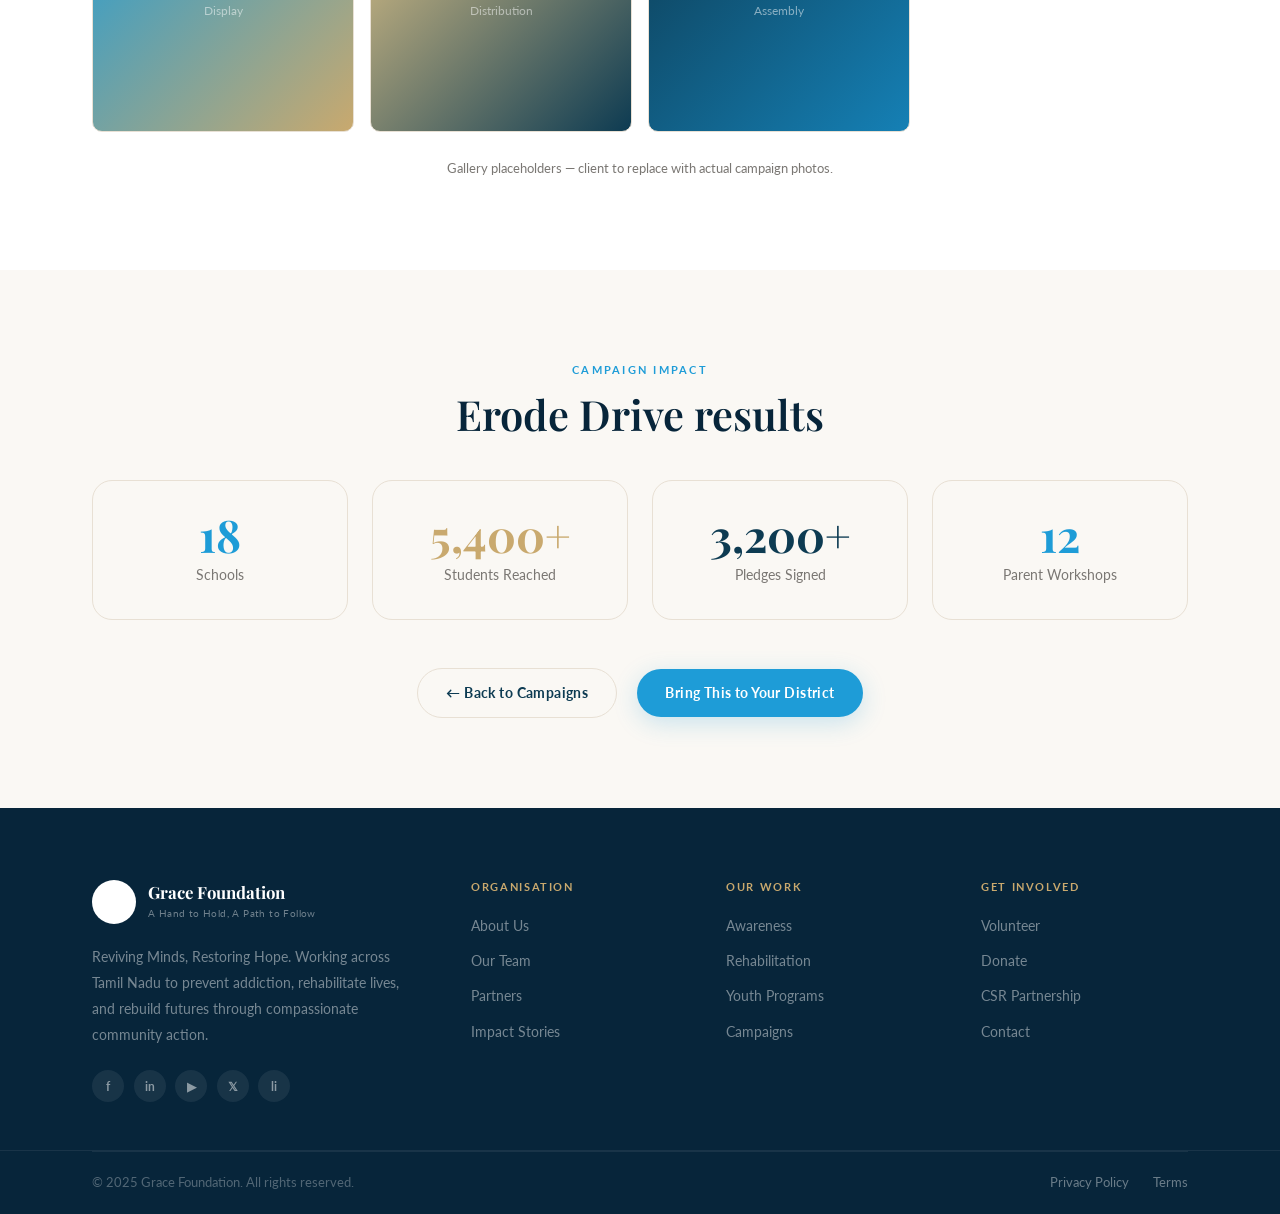
<file: campaign-erode-drive.html>
<!DOCTYPE html>
<html lang="en">
<head>
<meta charset="UTF-8">
<meta name="viewport" content="width=device-width, initial-scale=1.0">
<title>Erode School Awareness Drive – Grace Foundation</title>
<link rel="stylesheet" href="css/style.css">
<link rel="icon" type="image/png" href="images/logo.png">
</head>
<body data-page="campaigns">
<div id="nav-placeholder"></div>

<div class="campaign-detail-header">
  <div class="container" style="position:relative;z-index:2;">
    <div class="breadcrumb" style="justify-content:flex-start;"><a href="index.html">Home</a><span class="sep">›</span><a href="campaigns.html">Campaigns</a><span class="sep">›</span><span>Erode School Drive</span></div>
    <div class="cdh-eyebrow" style="margin-top:1rem;">Past Campaign · Completed December 2024</div>
    <div class="cdh-title">School Awareness Drive<br>Erode District</div>
    <p style="color:rgba(255,255,255,0.65);max-width:560px;margin-top:0.75rem;font-size:1rem;line-height:1.8;">Grace Foundation's first major school outreach campaign — a focused three-month program across 18 government schools in Erode district, reaching over 5,400 students with life-changing awareness.</p>
    <div class="cdh-meta">
      <div class="cdh-meta-item"><strong>Campaign Period</strong>October – December 2024</div>
      <div class="cdh-meta-item"><strong>Schools Covered</strong>18 government schools</div>
      <div class="cdh-meta-item"><strong>Students Reached</strong>5,400+</div>
      <div class="cdh-meta-item"><strong>Parent Workshops</strong>12 sessions</div>
      <div class="cdh-meta-item"><strong>Youth Pledges</strong>3,200+</div>
    </div>
  </div>
</div>

<section class="section" style="background:var(--white);">
  <div class="container">
    <div class="two-col">
      <div class="fade-in">
        <span class="section-label">Campaign Overview</span>
        <h2>Grace Foundation's first grassroots school drive</h2>
        <p style="margin-top:1rem;">Launched in October 2024, the Erode District School Awareness Drive was Grace Foundation's first large-scale grassroots outreach program — and the campaign that established our model for school awareness across Tamil Nadu.</p>
        <p style="margin-top:0.85rem;">Erode was chosen deliberately. The district has above-average reported rates of alcohol dependency, a high proportion of young men in unorganised labour, and limited access to mental health resources. It was exactly the community that needed this conversation most.</p>
        <p style="margin-top:0.85rem;">Over three months, our team of facilitators visited all 18 participating government schools — conducting two-hour interactive sessions with students from Class 8 through Class 12. Sessions covered facts about alcohol and its effects on brain development, strategies for handling peer pressure, and how to recognise and respond to addiction in a family member.</p>
        <p style="margin-top:0.85rem;">Parallel parent workshops ran at 12 schools on weekend evenings — a critical component, since parental awareness and response has a direct bearing on adolescent drinking behavior.</p>
        <p style="margin-top:0.85rem;">The campaign closed with Youth Pledge Ceremonies at each school, where students signed individual pledges to remain substance-free — witnessed by teachers, parents, and local panchayat leaders.</p>
      </div>
      <div class="fade-in d2">
        <div class="mission-quote" style="margin-bottom:1.5rem;">
          <blockquote>"At one school in Bhavani, a Class 10 student approached us after the session and said she finally understood what her father was going through. We stayed an extra two hours that day. That is what this work is."</blockquote>
          <div class="mission-quote-attr">Grace Foundation Field Facilitator, Erode Drive</div>
        </div>
        <div class="mission-stats">
          <div class="m-stat"><div class="n">18</div><div class="l">Schools covered</div></div>
          <div class="m-stat"><div class="n gold">5,400+</div><div class="l">Students reached</div></div>
          <div class="m-stat"><div class="n">3,200+</div><div class="l">Youth pledges signed</div></div>
          <div class="m-stat"><div class="n gold">12</div><div class="l">Parent workshops</div></div>
        </div>
      </div>
    </div>
  </div>
</section>

<!-- PROGRAM STRUCTURE -->
<section class="section" style="background:var(--cream);">
  <div class="container">
    <div class="center fade-in">
      <span class="section-label">Program Design</span>
      <h2>How each school session worked</h2>
    </div>
    <div class="steps-grid" style="margin-top:2.5rem;">
      <div class="step fade-in d1"><div class="step-num">1</div><div><h4>Icebreaker & Trust Building (20 min)</h4><p>Facilitators opened with non-threatening activities to build rapport and create a safe space before the topic was introduced.</p></div></div>
      <div class="step fade-in d2"><div class="step-num">2</div><div><h4>The Reality of Alcohol (30 min)</h4><p>Age-appropriate presentation on how alcohol affects the brain, body, academic performance, and family — with real data from Tamil Nadu.</p></div></div>
      <div class="step fade-in d3"><div class="step-num">3</div><div><h4>Peer Pressure Roleplay (25 min)</h4><p>Students acted out scenarios involving peer pressure, practising refusal skills in a safe, facilitated environment.</p></div></div>
      <div class="step fade-in d4"><div class="step-num">4</div><div><h4>Family & Community (20 min)</h4><p>Discussion on how to support a family member struggling with dependency — without shame, and with practical steps.</p></div></div>
      <div class="step fade-in d1"><div class="step-num">5</div><div><h4>Q&A and Anonymous Questions (15 min)</h4><p>Students submitted anonymous questions on paper. Every question was answered openly — some sessions ran 30+ minutes over time.</p></div></div>
      <div class="step fade-in d2"><div class="step-num">6</div><div><h4>Youth Pledge Ceremony (10 min)</h4><p>Students signed individual pledge cards. These were collected, framed, and gifted back to each school to display in their common areas.</p></div></div>
    </div>
  </div>
</section>

<!-- GALLERY -->
<section class="section" style="background:var(--white);">
  <div class="container">
    <div class="center fade-in">
      <span class="section-label">Campaign Gallery</span>
      <h2>From the Erode classrooms</h2>
    </div>
    <div class="gallery-grid">
      <div class="gallery-item tall fade-in d1" style="background:var(--navy-deep);color:rgba(255,255,255,0.5);">Session Opening<br>Bhavani School</div>
      <div class="gallery-item fade-in d2" style="background:linear-gradient(135deg,var(--blue-dark),var(--navy));color:rgba(255,255,255,0.5);">Roleplay<br>Activity</div>
      <div class="gallery-item fade-in d3" style="background:linear-gradient(135deg,var(--navy),var(--blue));color:rgba(255,255,255,0.5);">Parent<br>Workshop</div>
      <div class="gallery-item wide fade-in d1" style="background:linear-gradient(135deg,var(--gold),var(--navy-deep));color:rgba(255,255,255,0.5);">Youth Pledge Ceremony — Erode Corporation School No. 7</div>
      <div class="gallery-item fade-in d2" style="background:linear-gradient(135deg,var(--navy-deep),var(--blue));color:rgba(255,255,255,0.5);">Q&A Session<br>Students</div>
      <div class="gallery-item fade-in d3" style="background:linear-gradient(135deg,var(--blue),var(--gold));color:rgba(255,255,255,0.5);">Pledge Cards<br>Display</div>
      <div class="gallery-item fade-in d1" style="background:linear-gradient(135deg,var(--gold-light),var(--navy));color:rgba(255,255,255,0.5);">Certificate<br>Distribution</div>
      <div class="gallery-item fade-in d2" style="background:linear-gradient(135deg,var(--navy),var(--blue-dark));color:rgba(255,255,255,0.5);">Closing<br>Assembly</div>
    </div>
    <p style="text-align:center;font-size:0.82rem;color:var(--grey);margin-top:1.5rem;">Gallery placeholders — client to replace with actual campaign photos.</p>
  </div>
</section>

<section class="section" style="background:var(--cream);">
  <div class="container">
    <div class="center fade-in">
      <span class="section-label">Campaign Impact</span>
      <h2>Erode Drive results</h2>
    </div>
    <div class="impact-row" style="margin-top:2.5rem;">
      <div class="impact-block fade-in d1"><div class="impact-num">18</div><div class="impact-lbl">Schools</div></div>
      <div class="impact-block fade-in d2"><div class="impact-num g">5,400+</div><div class="impact-lbl">Students Reached</div></div>
      <div class="impact-block fade-in d3"><div class="impact-num n">3,200+</div><div class="impact-lbl">Pledges Signed</div></div>
      <div class="impact-block fade-in d4"><div class="impact-num">12</div><div class="impact-lbl">Parent Workshops</div></div>
    </div>
    <div class="center" style="margin-top:3rem;">
      <a href="campaigns.html" class="btn btn-outline">← Back to Campaigns</a>
      <a href="contact.html" class="btn btn-blue" style="margin-left:1rem;">Bring This to Your District</a>
    </div>
  </div>
</section>

<div id="footer-placeholder"></div>
<script src="js/layout.js"></script>
</body>
</html>
</file>
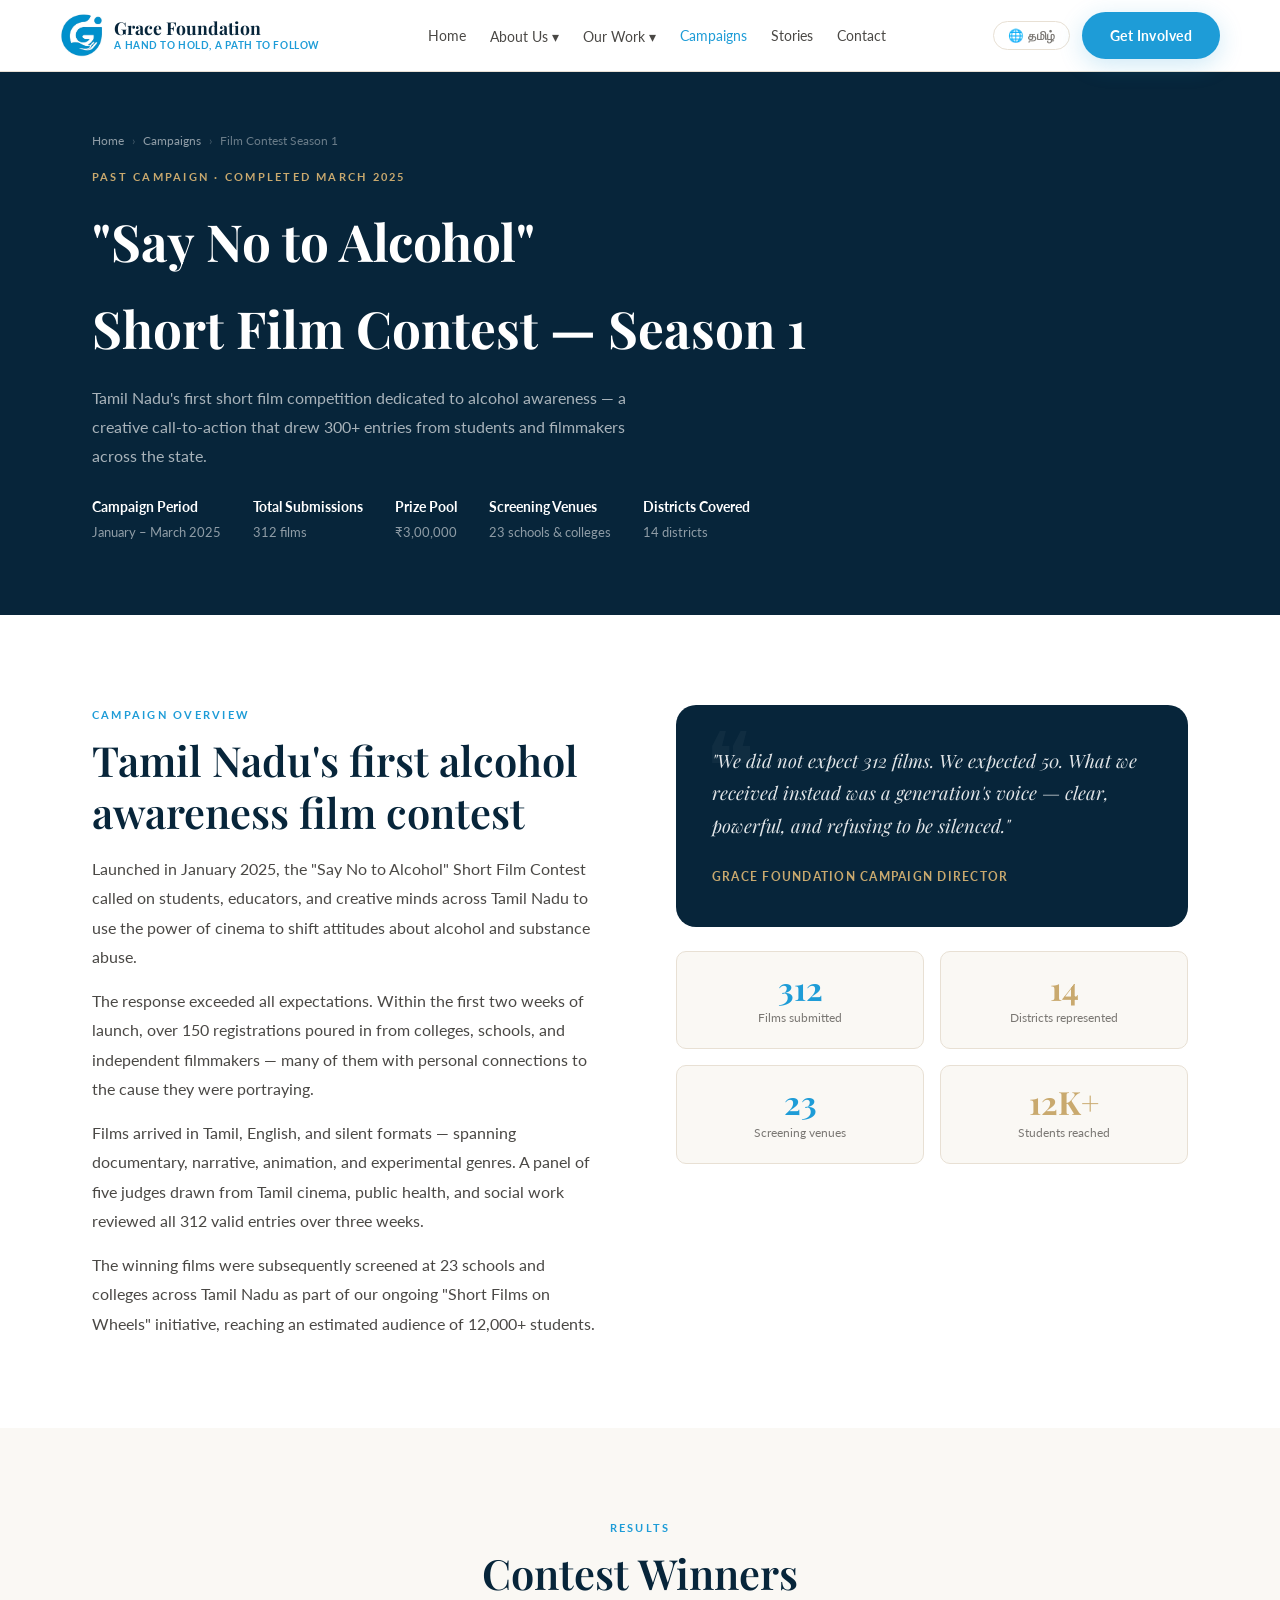
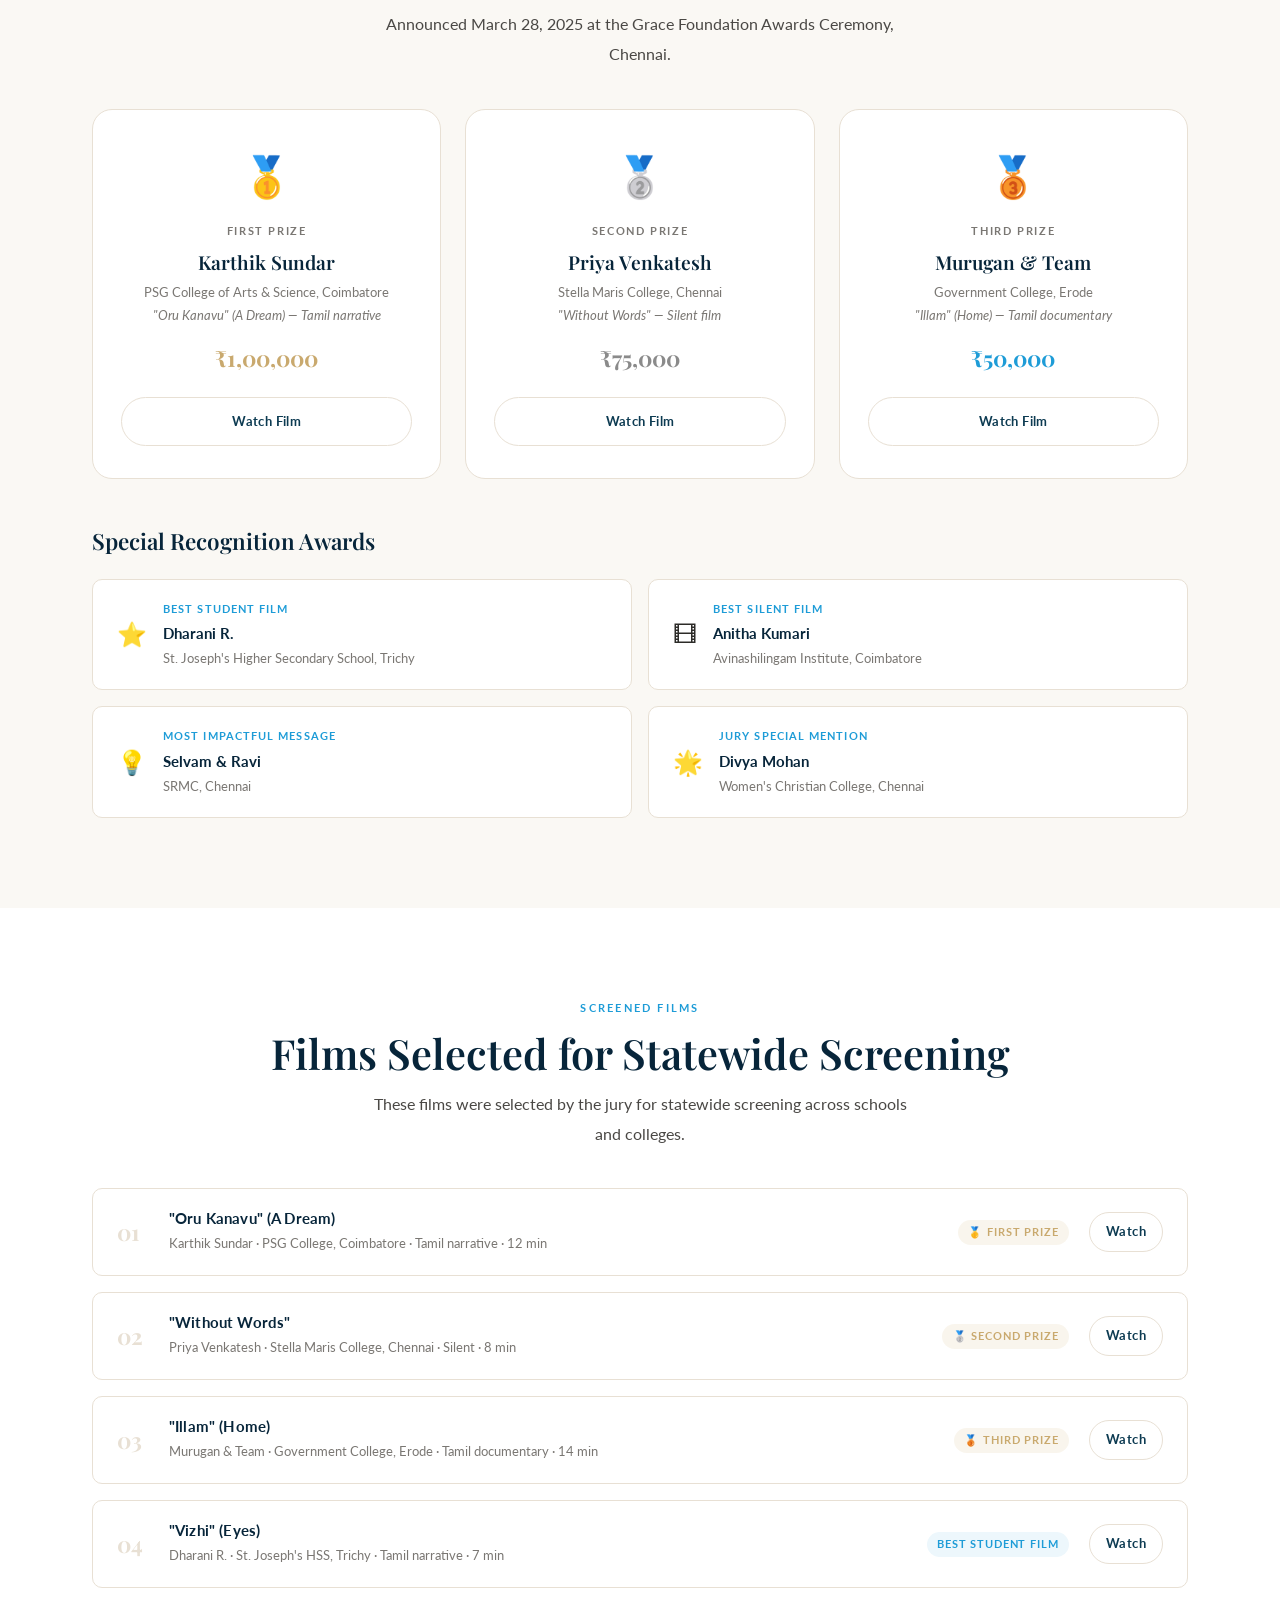
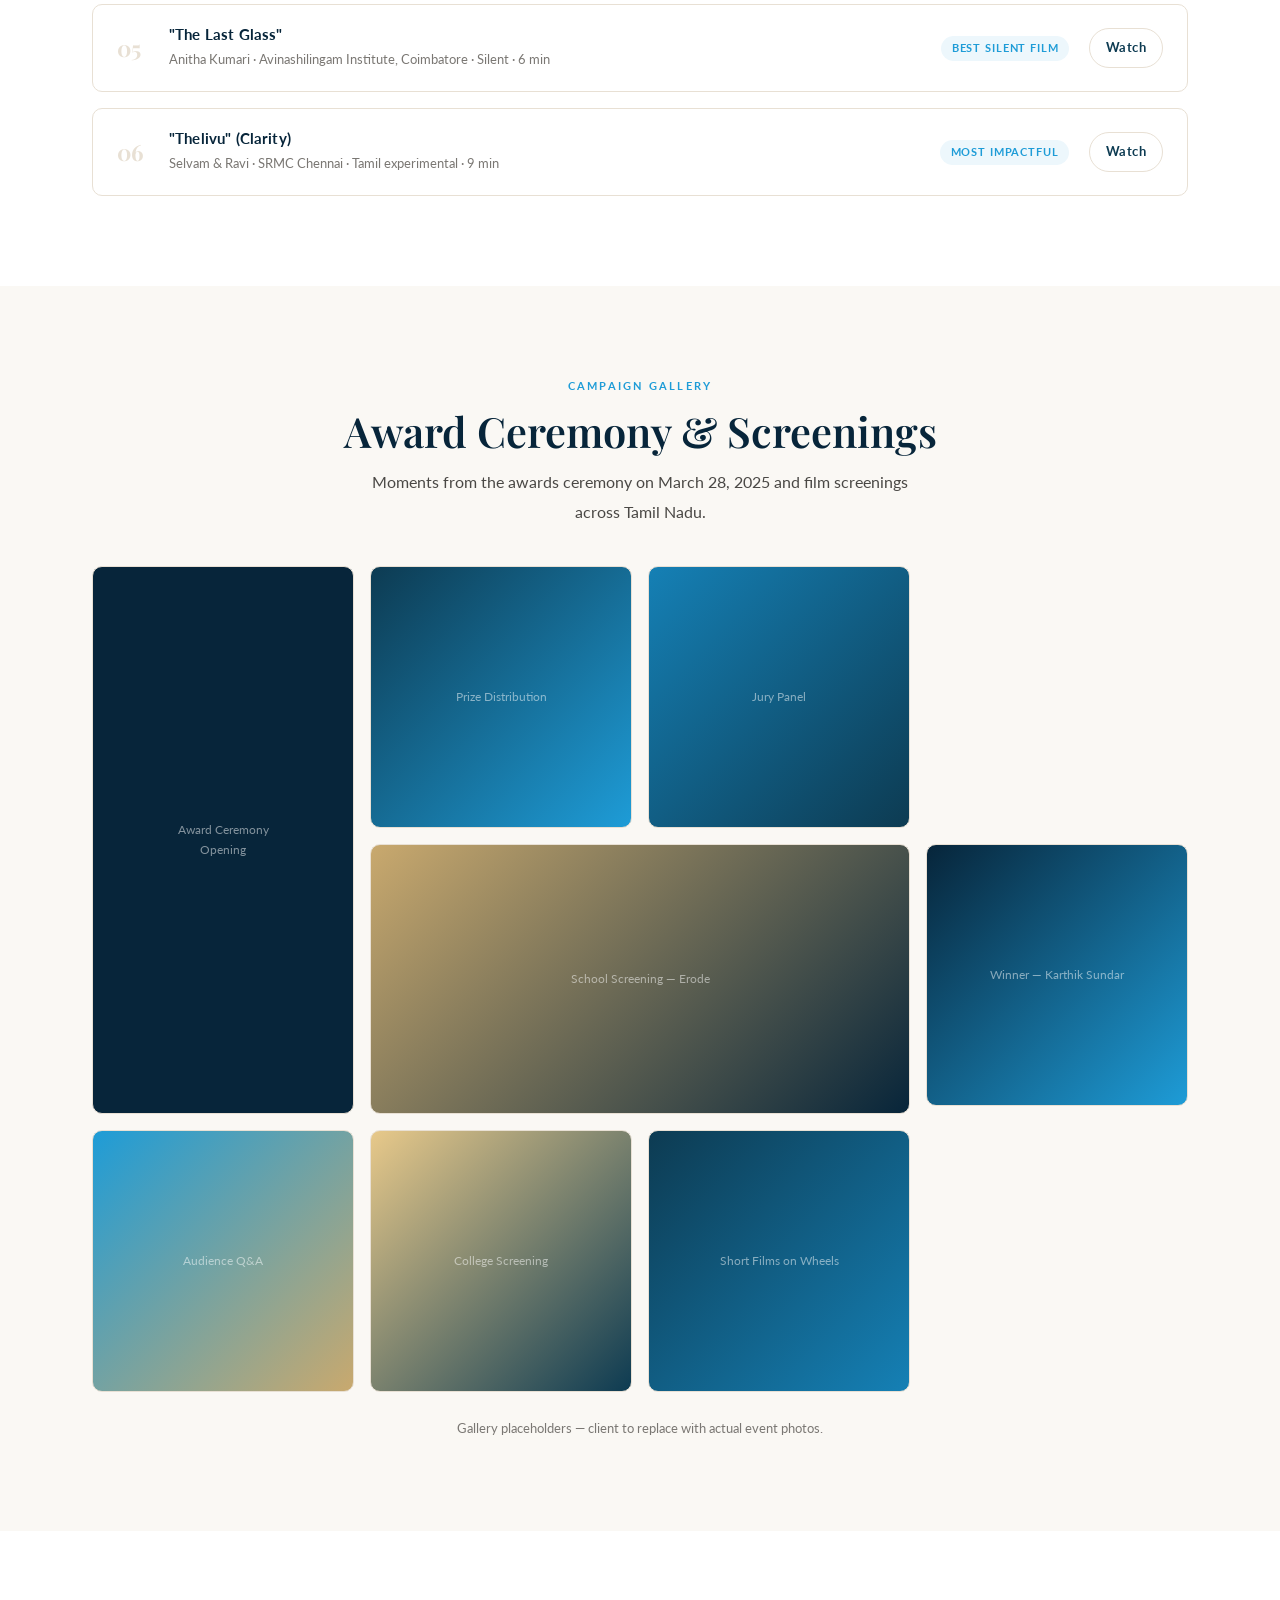
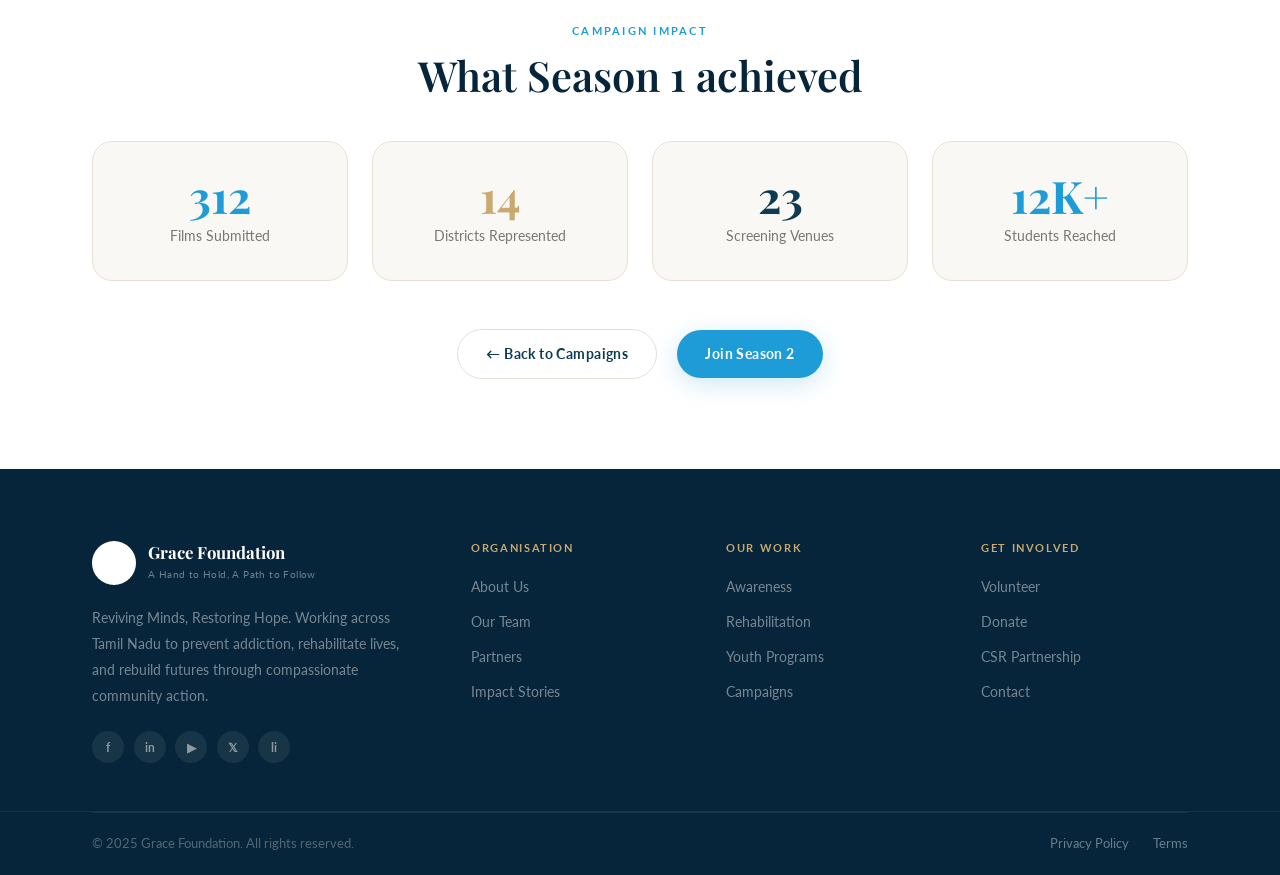
<file: campaign-film-season1.html>
<!DOCTYPE html>
<html lang="en">
<head>
<meta charset="UTF-8">
<meta name="viewport" content="width=device-width, initial-scale=1.0">
<title>Film Contest Season 1 – Grace Foundation</title>
<link rel="stylesheet" href="css/style.css">
<link rel="icon" type="image/png" href="images/logo.png">
</head>
<body data-page="campaigns">
<div id="nav-placeholder"></div>

<div class="campaign-detail-header">
  <div class="container" style="position:relative;z-index:2;">
    <div class="breadcrumb" style="justify-content:flex-start;"><a href="index.html">Home</a><span class="sep">›</span><a href="campaigns.html">Campaigns</a><span class="sep">›</span><span>Film Contest Season 1</span></div>
    <div class="cdh-eyebrow" style="margin-top:1rem;">Past Campaign · Completed March 2025</div>
    <div class="cdh-title">"Say No to Alcohol"<br>Short Film Contest — Season 1</div>
    <p style="color:rgba(255,255,255,0.65);max-width:560px;margin-top:0.75rem;font-size:1rem;line-height:1.8;">Tamil Nadu's first short film competition dedicated to alcohol awareness — a creative call-to-action that drew 300+ entries from students and filmmakers across the state.</p>
    <div class="cdh-meta">
      <div class="cdh-meta-item"><strong>Campaign Period</strong>January – March 2025</div>
      <div class="cdh-meta-item"><strong>Total Submissions</strong>312 films</div>
      <div class="cdh-meta-item"><strong>Prize Pool</strong>₹3,00,000</div>
      <div class="cdh-meta-item"><strong>Screening Venues</strong>23 schools & colleges</div>
      <div class="cdh-meta-item"><strong>Districts Covered</strong>14 districts</div>
    </div>
  </div>
</div>

<!-- OVERVIEW -->
<section class="section" style="background:var(--white);">
  <div class="container">
    <div class="two-col">
      <div class="fade-in">
        <span class="section-label">Campaign Overview</span>
        <h2>Tamil Nadu's first alcohol awareness film contest</h2>
        <p style="margin-top:1rem;">Launched in January 2025, the "Say No to Alcohol" Short Film Contest called on students, educators, and creative minds across Tamil Nadu to use the power of cinema to shift attitudes about alcohol and substance abuse.</p>
        <p style="margin-top:0.85rem;">The response exceeded all expectations. Within the first two weeks of launch, over 150 registrations poured in from colleges, schools, and independent filmmakers — many of them with personal connections to the cause they were portraying.</p>
        <p style="margin-top:0.85rem;">Films arrived in Tamil, English, and silent formats — spanning documentary, narrative, animation, and experimental genres. A panel of five judges drawn from Tamil cinema, public health, and social work reviewed all 312 valid entries over three weeks.</p>
        <p style="margin-top:0.85rem;">The winning films were subsequently screened at 23 schools and colleges across Tamil Nadu as part of our ongoing "Short Films on Wheels" initiative, reaching an estimated audience of 12,000+ students.</p>
      </div>
      <div class="fade-in d2">
        <div class="mission-quote" style="margin-bottom:1.5rem;">
          <blockquote>"We did not expect 312 films. We expected 50. What we received instead was a generation's voice — clear, powerful, and refusing to be silenced."</blockquote>
          <div class="mission-quote-attr">Grace Foundation Campaign Director</div>
        </div>
        <div class="mission-stats">
          <div class="m-stat"><div class="n">312</div><div class="l">Films submitted</div></div>
          <div class="m-stat"><div class="n gold">14</div><div class="l">Districts represented</div></div>
          <div class="m-stat"><div class="n">23</div><div class="l">Screening venues</div></div>
          <div class="m-stat"><div class="n gold">12K+</div><div class="l">Students reached</div></div>
        </div>
      </div>
    </div>
  </div>
</section>

<!-- WINNERS -->
<section class="section" style="background:var(--cream);">
  <div class="container">
    <div class="center fade-in">
      <span class="section-label">Results</span>
      <h2>Contest Winners</h2>
      <p class="sub">Announced March 28, 2025 at the Grace Foundation Awards Ceremony, Chennai.</p>
    </div>
    <div class="winners-grid">
      <div class="winner-card fade-in d1">
        <span class="winner-medal">🥇</span>
        <div class="winner-place">First Prize</div>
        <div class="winner-name">Karthik Sundar</div>
        <div class="winner-detail">PSG College of Arts & Science, Coimbatore<br><em style="font-size:0.82rem;">"Oru Kanavu" (A Dream) — Tamil narrative</em></div>
        <div class="winner-prize gold-text">₹1,00,000</div>
        <a href="#films" class="btn btn-outline" style="margin-top:1.25rem;width:100%;justify-content:center;font-size:0.82rem;">Watch Film</a>
      </div>
      <div class="winner-card fade-in d2">
        <span class="winner-medal">🥈</span>
        <div class="winner-place">Second Prize</div>
        <div class="winner-name">Priya Venkatesh</div>
        <div class="winner-detail">Stella Maris College, Chennai<br><em style="font-size:0.82rem;">"Without Words" — Silent film</em></div>
        <div class="winner-prize silver-text">₹75,000</div>
        <a href="#films" class="btn btn-outline" style="margin-top:1.25rem;width:100%;justify-content:center;font-size:0.82rem;">Watch Film</a>
      </div>
      <div class="winner-card fade-in d3">
        <span class="winner-medal">🥉</span>
        <div class="winner-place">Third Prize</div>
        <div class="winner-name">Murugan & Team</div>
        <div class="winner-detail">Government College, Erode<br><em style="font-size:0.82rem;">"Illam" (Home) — Tamil documentary</em></div>
        <div class="winner-prize">₹50,000</div>
        <a href="#films" class="btn btn-outline" style="margin-top:1.25rem;width:100%;justify-content:center;font-size:0.82rem;">Watch Film</a>
      </div>
    </div>

    <!-- Special Awards -->
    <div style="margin-top:3rem;">
      <h3 style="margin-bottom:1.5rem;font-size:1.4rem;">Special Recognition Awards</h3>
      <div style="display:grid;grid-template-columns:repeat(2,1fr);gap:1rem;">
        <div style="background:var(--white);border:1px solid var(--cream-dark);border-radius:var(--radius-md);padding:1.25rem 1.5rem;display:flex;gap:1rem;align-items:center;">
          <div style="font-size:1.5rem;flex-shrink:0;">⭐</div>
          <div><div style="font-size:0.68rem;font-weight:700;letter-spacing:0.1em;text-transform:uppercase;color:var(--blue);margin-bottom:0.2rem;">Best Student Film</div><div style="font-weight:700;color:var(--navy-deep);font-size:0.95rem;">Dharani R.</div><div style="font-size:0.82rem;color:var(--grey);">St. Joseph's Higher Secondary School, Trichy</div></div>
        </div>
        <div style="background:var(--white);border:1px solid var(--cream-dark);border-radius:var(--radius-md);padding:1.25rem 1.5rem;display:flex;gap:1rem;align-items:center;">
          <div style="font-size:1.5rem;flex-shrink:0;">🎞</div>
          <div><div style="font-size:0.68rem;font-weight:700;letter-spacing:0.1em;text-transform:uppercase;color:var(--blue);margin-bottom:0.2rem;">Best Silent Film</div><div style="font-weight:700;color:var(--navy-deep);font-size:0.95rem;">Anitha Kumari</div><div style="font-size:0.82rem;color:var(--grey);">Avinashilingam Institute, Coimbatore</div></div>
        </div>
        <div style="background:var(--white);border:1px solid var(--cream-dark);border-radius:var(--radius-md);padding:1.25rem 1.5rem;display:flex;gap:1rem;align-items:center;">
          <div style="font-size:1.5rem;flex-shrink:0;">💡</div>
          <div><div style="font-size:0.68rem;font-weight:700;letter-spacing:0.1em;text-transform:uppercase;color:var(--blue);margin-bottom:0.2rem;">Most Impactful Message</div><div style="font-weight:700;color:var(--navy-deep);font-size:0.95rem;">Selvam & Ravi</div><div style="font-size:0.82rem;color:var(--grey);">SRMC, Chennai</div></div>
        </div>
        <div style="background:var(--white);border:1px solid var(--cream-dark);border-radius:var(--radius-md);padding:1.25rem 1.5rem;display:flex;gap:1rem;align-items:center;">
          <div style="font-size:1.5rem;flex-shrink:0;">🌟</div>
          <div><div style="font-size:0.68rem;font-weight:700;letter-spacing:0.1em;text-transform:uppercase;color:var(--blue);margin-bottom:0.2rem;">Jury Special Mention</div><div style="font-weight:700;color:var(--navy-deep);font-size:0.95rem;">Divya Mohan</div><div style="font-size:0.82rem;color:var(--grey);">Women's Christian College, Chennai</div></div>
        </div>
      </div>
    </div>
  </div>
</section>

<!-- FILMS -->
<section class="section" id="films" style="background:var(--white);">
  <div class="container">
    <div class="center fade-in">
      <span class="section-label">Screened Films</span>
      <h2>Films Selected for Statewide Screening</h2>
      <p class="sub">These films were selected by the jury for statewide screening across schools and colleges.</p>
    </div>
    <div class="film-list">
      <div class="film-item fade-in d1">
        <div class="film-rank">01</div>
        <div class="film-info">
          <h4>"Oru Kanavu" (A Dream)</h4>
          <p>Karthik Sundar · PSG College, Coimbatore · Tamil narrative · 12 min</p>
        </div>
        <span class="film-tag winner">🥇 First Prize</span>
        <a href="#" class="btn btn-outline" style="font-size:0.8rem;padding:0.5rem 1rem;">Watch</a>
      </div>
      <div class="film-item fade-in d2">
        <div class="film-rank">02</div>
        <div class="film-info">
          <h4>"Without Words"</h4>
          <p>Priya Venkatesh · Stella Maris College, Chennai · Silent · 8 min</p>
        </div>
        <span class="film-tag winner">🥈 Second Prize</span>
        <a href="#" class="btn btn-outline" style="font-size:0.8rem;padding:0.5rem 1rem;">Watch</a>
      </div>
      <div class="film-item fade-in d3">
        <div class="film-rank">03</div>
        <div class="film-info">
          <h4>"Illam" (Home)</h4>
          <p>Murugan & Team · Government College, Erode · Tamil documentary · 14 min</p>
        </div>
        <span class="film-tag winner">🥉 Third Prize</span>
        <a href="#" class="btn btn-outline" style="font-size:0.8rem;padding:0.5rem 1rem;">Watch</a>
      </div>
      <div class="film-item fade-in d1">
        <div class="film-rank">04</div>
        <div class="film-info">
          <h4>"Vizhi" (Eyes)</h4>
          <p>Dharani R. · St. Joseph's HSS, Trichy · Tamil narrative · 7 min</p>
        </div>
        <span class="film-tag special">Best Student Film</span>
        <a href="#" class="btn btn-outline" style="font-size:0.8rem;padding:0.5rem 1rem;">Watch</a>
      </div>
      <div class="film-item fade-in d2">
        <div class="film-rank">05</div>
        <div class="film-info">
          <h4>"The Last Glass"</h4>
          <p>Anitha Kumari · Avinashilingam Institute, Coimbatore · Silent · 6 min</p>
        </div>
        <span class="film-tag special">Best Silent Film</span>
        <a href="#" class="btn btn-outline" style="font-size:0.8rem;padding:0.5rem 1rem;">Watch</a>
      </div>
      <div class="film-item fade-in d3">
        <div class="film-rank">06</div>
        <div class="film-info">
          <h4>"Thelivu" (Clarity)</h4>
          <p>Selvam & Ravi · SRMC Chennai · Tamil experimental · 9 min</p>
        </div>
        <span class="film-tag special">Most Impactful</span>
        <a href="#" class="btn btn-outline" style="font-size:0.8rem;padding:0.5rem 1rem;">Watch</a>
      </div>
    </div>
  </div>
</section>

<!-- GALLERY -->
<section class="section" style="background:var(--cream);">
  <div class="container">
    <div class="center fade-in">
      <span class="section-label">Campaign Gallery</span>
      <h2>Award Ceremony & Screenings</h2>
      <p class="sub">Moments from the awards ceremony on March 28, 2025 and film screenings across Tamil Nadu.</p>
    </div>
    <div class="gallery-grid">
      <div class="gallery-item tall fade-in d1" style="background:var(--navy-deep);color:rgba(255,255,255,0.5);">Award Ceremony<br>Opening</div>
      <div class="gallery-item fade-in d2" style="background:linear-gradient(135deg,var(--navy),var(--blue));color:rgba(255,255,255,0.5);">Prize Distribution</div>
      <div class="gallery-item fade-in d3" style="background:linear-gradient(135deg,var(--blue-dark),var(--navy));color:rgba(255,255,255,0.5);">Jury Panel</div>
      <div class="gallery-item wide fade-in d1" style="background:linear-gradient(135deg,var(--gold),var(--navy-deep));color:rgba(255,255,255,0.5);">School Screening — Erode</div>
      <div class="gallery-item fade-in d2" style="background:linear-gradient(135deg,var(--navy-deep),var(--blue));color:rgba(255,255,255,0.5);">Winner — Karthik Sundar</div>
      <div class="gallery-item fade-in d3" style="background:linear-gradient(135deg,var(--blue),var(--gold));color:rgba(255,255,255,0.5);">Audience Q&A</div>
      <div class="gallery-item fade-in d1" style="background:linear-gradient(135deg,var(--gold-light),var(--navy));color:rgba(255,255,255,0.5);">College Screening</div>
      <div class="gallery-item fade-in d2" style="background:linear-gradient(135deg,var(--navy),var(--blue-dark));color:rgba(255,255,255,0.5);">Short Films on Wheels</div>
    </div>
    <p style="text-align:center;font-size:0.82rem;color:var(--grey);margin-top:1.5rem;">Gallery placeholders — client to replace with actual event photos.</p>
  </div>
</section>

<!-- IMPACT -->
<section class="section" style="background:var(--white);">
  <div class="container">
    <div class="center fade-in">
      <span class="section-label">Campaign Impact</span>
      <h2>What Season 1 achieved</h2>
    </div>
    <div class="impact-row" style="margin-top:2.5rem;">
      <div class="impact-block fade-in d1"><div class="impact-num">312</div><div class="impact-lbl">Films Submitted</div></div>
      <div class="impact-block fade-in d2"><div class="impact-num g">14</div><div class="impact-lbl">Districts Represented</div></div>
      <div class="impact-block fade-in d3"><div class="impact-num n">23</div><div class="impact-lbl">Screening Venues</div></div>
      <div class="impact-block fade-in d4"><div class="impact-num">12K+</div><div class="impact-lbl">Students Reached</div></div>
    </div>
    <div class="center" style="margin-top:3rem;">
      <a href="campaigns.html" class="btn btn-outline">← Back to Campaigns</a>
      <a href="contact.html" class="btn btn-blue" style="margin-left:1rem;">Join Season 2</a>
    </div>
  </div>
</section>

<div id="footer-placeholder"></div>
<script src="js/layout.js"></script>
</body>
</html>
</file>
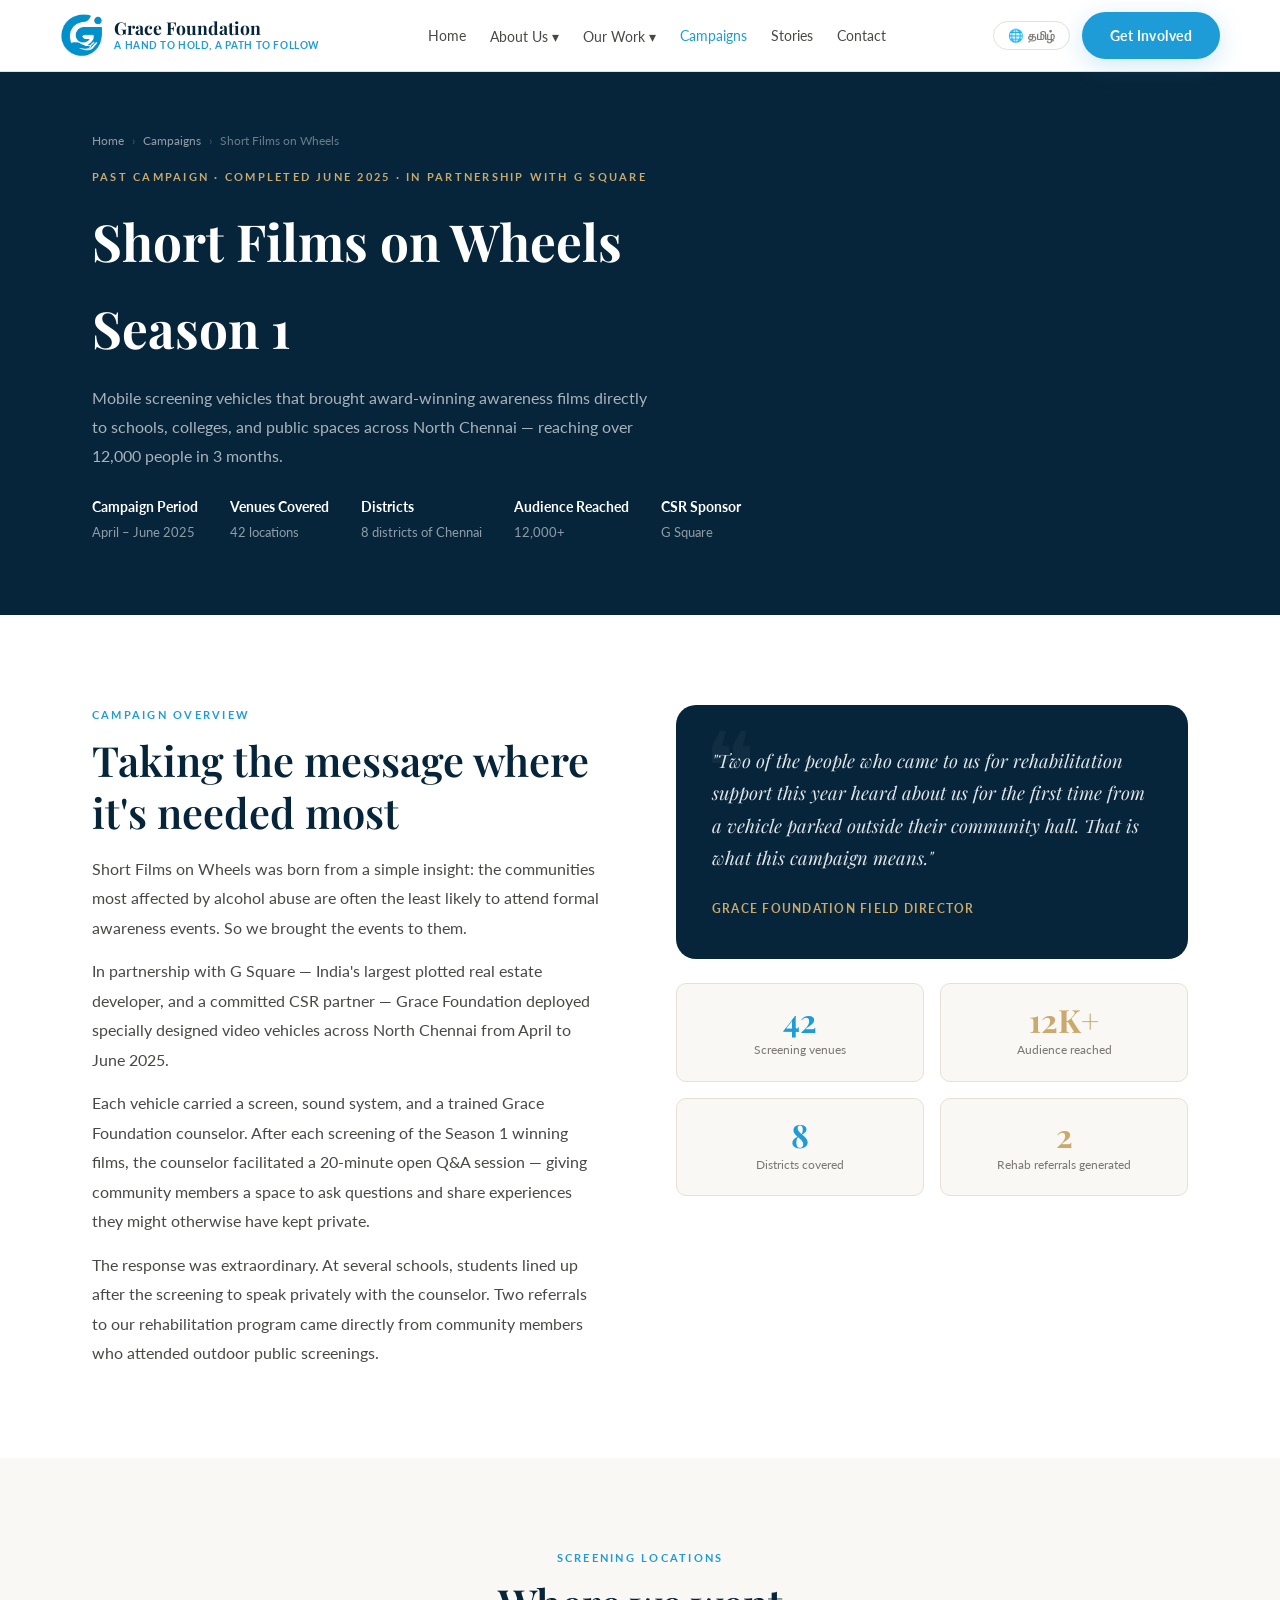
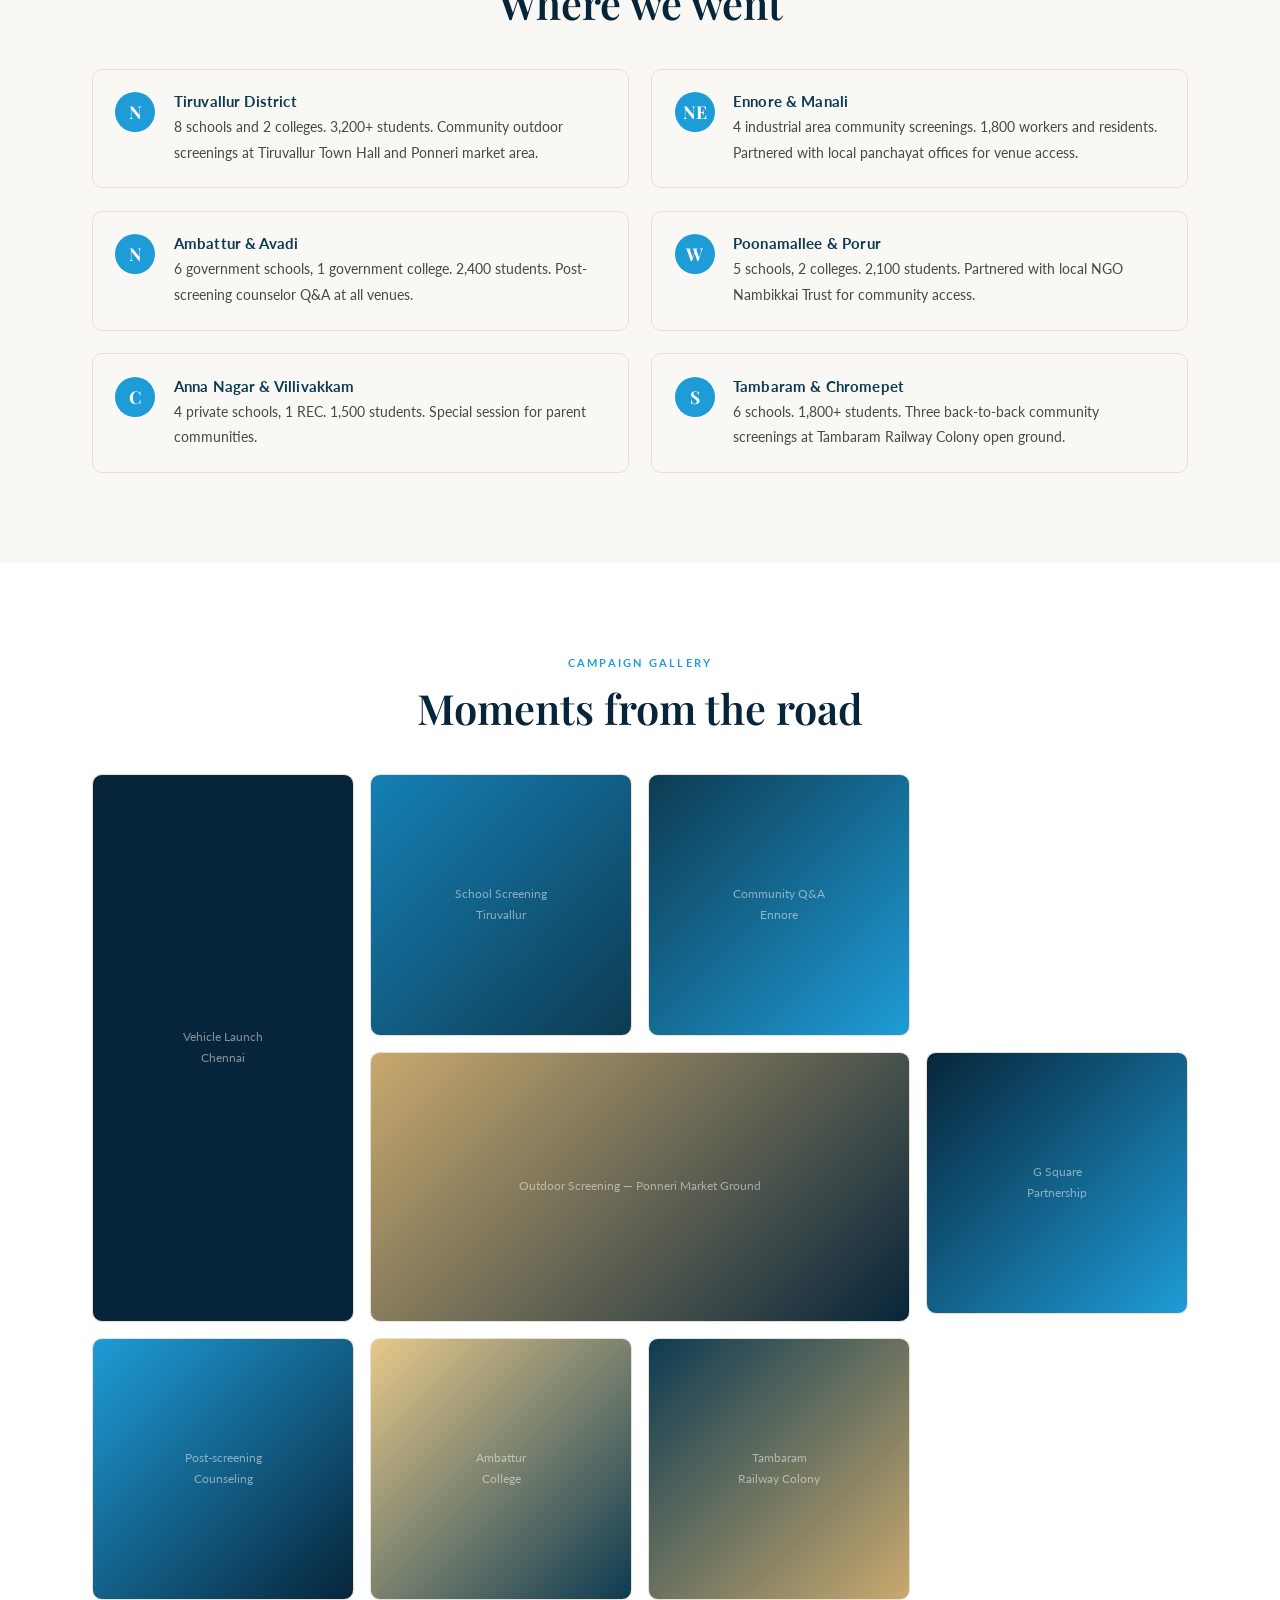
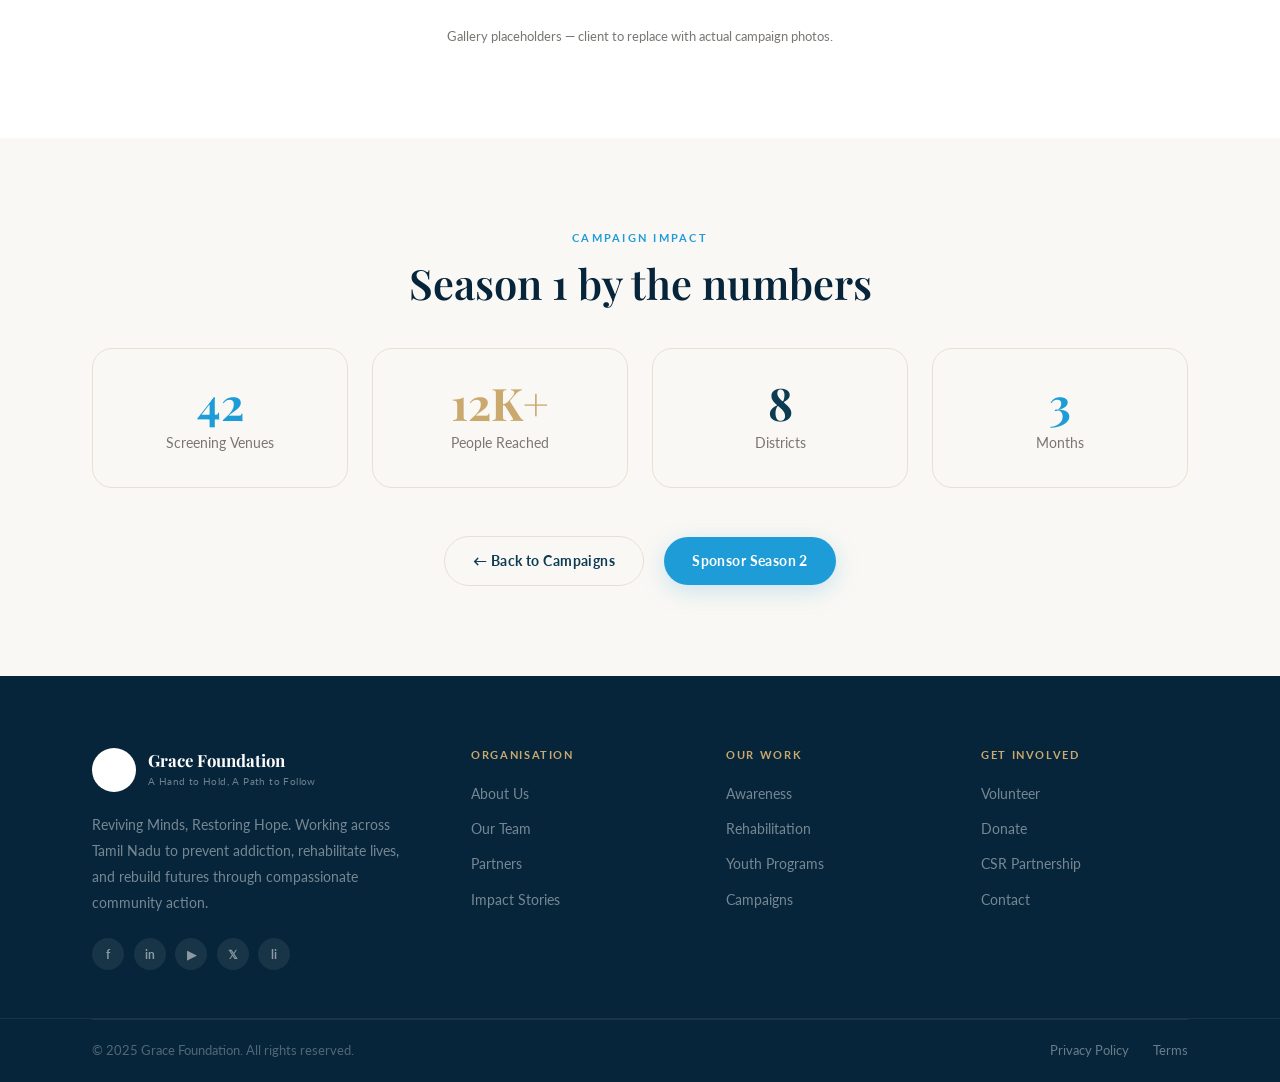
<file: campaign-films-on-wheels.html>
<!DOCTYPE html>
<html lang="en">
<head>
<meta charset="UTF-8">
<meta name="viewport" content="width=device-width, initial-scale=1.0">
<title>Short Films on Wheels – Grace Foundation</title>
<link rel="stylesheet" href="css/style.css">
<link rel="icon" type="image/png" href="images/logo.png">
</head>
<body data-page="campaigns">
<div id="nav-placeholder"></div>

<div class="campaign-detail-header">
  <div class="container" style="position:relative;z-index:2;">
    <div class="breadcrumb" style="justify-content:flex-start;"><a href="index.html">Home</a><span class="sep">›</span><a href="campaigns.html">Campaigns</a><span class="sep">›</span><span>Short Films on Wheels</span></div>
    <div class="cdh-eyebrow" style="margin-top:1rem;">Past Campaign · Completed June 2025 · In Partnership with G Square</div>
    <div class="cdh-title">Short Films on Wheels<br>Season 1</div>
    <p style="color:rgba(255,255,255,0.65);max-width:560px;margin-top:0.75rem;font-size:1rem;line-height:1.8;">Mobile screening vehicles that brought award-winning awareness films directly to schools, colleges, and public spaces across North Chennai — reaching over 12,000 people in 3 months.</p>
    <div class="cdh-meta">
      <div class="cdh-meta-item"><strong>Campaign Period</strong>April – June 2025</div>
      <div class="cdh-meta-item"><strong>Venues Covered</strong>42 locations</div>
      <div class="cdh-meta-item"><strong>Districts</strong>8 districts of Chennai</div>
      <div class="cdh-meta-item"><strong>Audience Reached</strong>12,000+</div>
      <div class="cdh-meta-item"><strong>CSR Sponsor</strong>G Square</div>
    </div>
  </div>
</div>

<section class="section" style="background:var(--white);">
  <div class="container">
    <div class="two-col">
      <div class="fade-in">
        <span class="section-label">Campaign Overview</span>
        <h2>Taking the message where it's needed most</h2>
        <p style="margin-top:1rem;">Short Films on Wheels was born from a simple insight: the communities most affected by alcohol abuse are often the least likely to attend formal awareness events. So we brought the events to them.</p>
        <p style="margin-top:0.85rem;">In partnership with G Square — India's largest plotted real estate developer, and a committed CSR partner — Grace Foundation deployed specially designed video vehicles across North Chennai from April to June 2025.</p>
        <p style="margin-top:0.85rem;">Each vehicle carried a screen, sound system, and a trained Grace Foundation counselor. After each screening of the Season 1 winning films, the counselor facilitated a 20-minute open Q&A session — giving community members a space to ask questions and share experiences they might otherwise have kept private.</p>
        <p style="margin-top:0.85rem;">The response was extraordinary. At several schools, students lined up after the screening to speak privately with the counselor. Two referrals to our rehabilitation program came directly from community members who attended outdoor public screenings.</p>
      </div>
      <div class="fade-in d2">
        <div class="mission-quote" style="margin-bottom:1.5rem;">
          <blockquote>"Two of the people who came to us for rehabilitation support this year heard about us for the first time from a vehicle parked outside their community hall. That is what this campaign means."</blockquote>
          <div class="mission-quote-attr">Grace Foundation Field Director</div>
        </div>
        <div class="mission-stats">
          <div class="m-stat"><div class="n">42</div><div class="l">Screening venues</div></div>
          <div class="m-stat"><div class="n gold">12K+</div><div class="l">Audience reached</div></div>
          <div class="m-stat"><div class="n">8</div><div class="l">Districts covered</div></div>
          <div class="m-stat"><div class="n gold">2</div><div class="l">Rehab referrals generated</div></div>
        </div>
      </div>
    </div>
  </div>
</section>

<!-- SCREENINGS -->
<section class="section" style="background:var(--cream);">
  <div class="container">
    <div class="center fade-in">
      <span class="section-label">Screening Locations</span>
      <h2>Where we went</h2>
    </div>
    <div class="steps-grid" style="margin-top:2.5rem;">
      <div class="step fade-in d1"><div class="step-num" style="background:var(--blue);">N</div><div><h4>Tiruvallur District</h4><p>8 schools and 2 colleges. 3,200+ students. Community outdoor screenings at Tiruvallur Town Hall and Ponneri market area.</p></div></div>
      <div class="step fade-in d2"><div class="step-num" style="background:var(--blue);">NE</div><div><h4>Ennore & Manali</h4><p>4 industrial area community screenings. 1,800 workers and residents. Partnered with local panchayat offices for venue access.</p></div></div>
      <div class="step fade-in d3"><div class="step-num" style="background:var(--blue);">N</div><div><h4>Ambattur & Avadi</h4><p>6 government schools, 1 government college. 2,400 students. Post-screening counselor Q&A at all venues.</p></div></div>
      <div class="step fade-in d4"><div class="step-num" style="background:var(--blue);">W</div><div><h4>Poonamallee & Porur</h4><p>5 schools, 2 colleges. 2,100 students. Partnered with local NGO Nambikkai Trust for community access.</p></div></div>
      <div class="step fade-in d1"><div class="step-num" style="background:var(--blue);">C</div><div><h4>Anna Nagar & Villivakkam</h4><p>4 private schools, 1 REC. 1,500 students. Special session for parent communities.</p></div></div>
      <div class="step fade-in d2"><div class="step-num" style="background:var(--blue);">S</div><div><h4>Tambaram & Chromepet</h4><p>6 schools. 1,800+ students. Three back-to-back community screenings at Tambaram Railway Colony open ground.</p></div></div>
    </div>
  </div>
</section>

<!-- GALLERY -->
<section class="section" style="background:var(--white);">
  <div class="container">
    <div class="center fade-in">
      <span class="section-label">Campaign Gallery</span>
      <h2>Moments from the road</h2>
    </div>
    <div class="gallery-grid">
      <div class="gallery-item tall fade-in d1" style="background:var(--navy-deep);color:rgba(255,255,255,0.5);">Vehicle Launch<br>Chennai</div>
      <div class="gallery-item fade-in d2" style="background:linear-gradient(135deg,var(--blue-dark),var(--navy));color:rgba(255,255,255,0.5);">School Screening<br>Tiruvallur</div>
      <div class="gallery-item fade-in d3" style="background:linear-gradient(135deg,var(--navy),var(--blue));color:rgba(255,255,255,0.5);">Community Q&A<br>Ennore</div>
      <div class="gallery-item wide fade-in d1" style="background:linear-gradient(135deg,var(--gold),var(--navy-deep));color:rgba(255,255,255,0.5);">Outdoor Screening — Ponneri Market Ground</div>
      <div class="gallery-item fade-in d2" style="background:linear-gradient(135deg,var(--navy-deep),var(--blue));color:rgba(255,255,255,0.5);">G Square<br>Partnership</div>
      <div class="gallery-item fade-in d3" style="background:linear-gradient(135deg,var(--blue),var(--navy-deep));color:rgba(255,255,255,0.5);">Post-screening<br>Counseling</div>
      <div class="gallery-item fade-in d1" style="background:linear-gradient(135deg,var(--gold-light),var(--navy));color:rgba(255,255,255,0.5);">Ambattur<br>College</div>
      <div class="gallery-item fade-in d2" style="background:linear-gradient(135deg,var(--navy),var(--gold));color:rgba(255,255,255,0.5);">Tambaram<br>Railway Colony</div>
    </div>
    <p style="text-align:center;font-size:0.82rem;color:var(--grey);margin-top:1.5rem;">Gallery placeholders — client to replace with actual campaign photos.</p>
  </div>
</section>

<section class="section" style="background:var(--cream);">
  <div class="container">
    <div class="center fade-in">
      <span class="section-label">Campaign Impact</span>
      <h2>Season 1 by the numbers</h2>
    </div>
    <div class="impact-row" style="margin-top:2.5rem;">
      <div class="impact-block fade-in d1"><div class="impact-num">42</div><div class="impact-lbl">Screening Venues</div></div>
      <div class="impact-block fade-in d2"><div class="impact-num g">12K+</div><div class="impact-lbl">People Reached</div></div>
      <div class="impact-block fade-in d3"><div class="impact-num n">8</div><div class="impact-lbl">Districts</div></div>
      <div class="impact-block fade-in d4"><div class="impact-num">3</div><div class="impact-lbl">Months</div></div>
    </div>
    <div class="center" style="margin-top:3rem;">
      <a href="campaigns.html" class="btn btn-outline">← Back to Campaigns</a>
      <a href="get-involved.html#csr" class="btn btn-blue" style="margin-left:1rem;">Sponsor Season 2</a>
    </div>
  </div>
</section>

<div id="footer-placeholder"></div>
<script src="js/layout.js"></script>
</body>
</html>
</file>
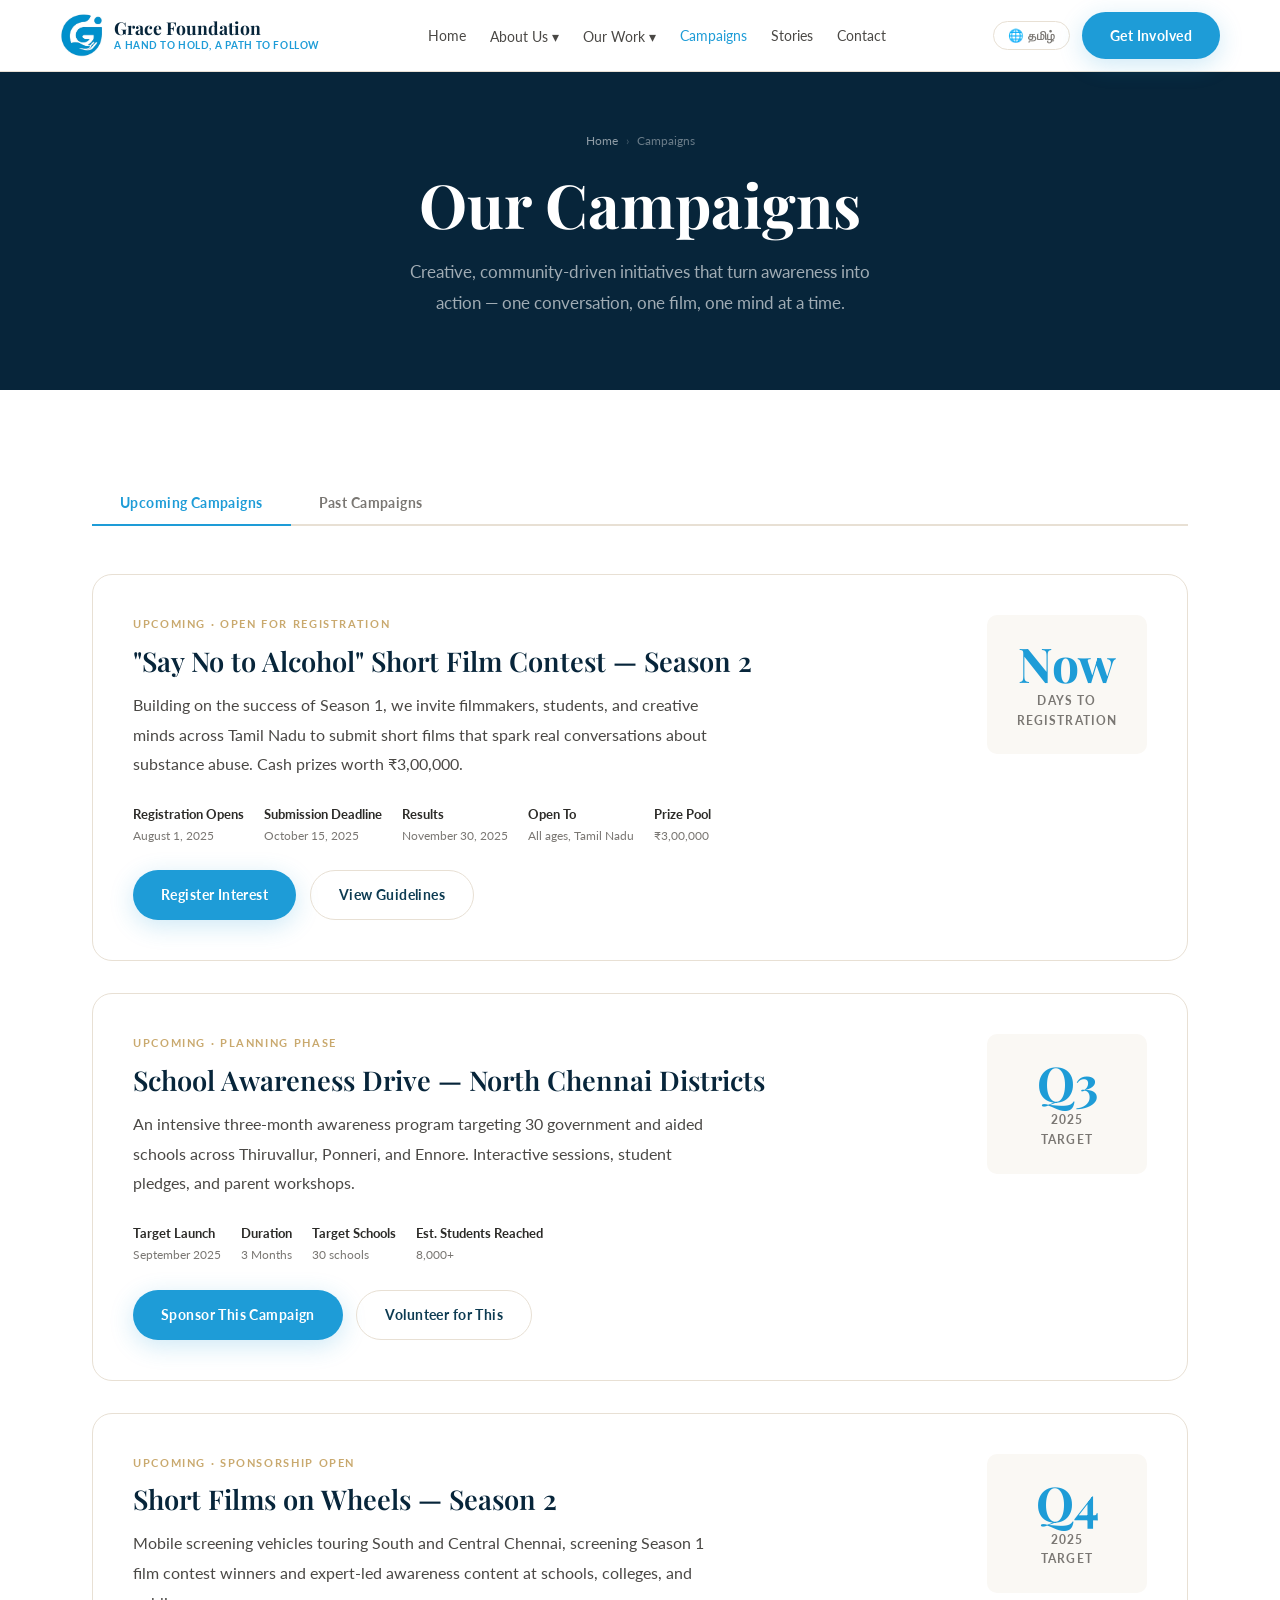
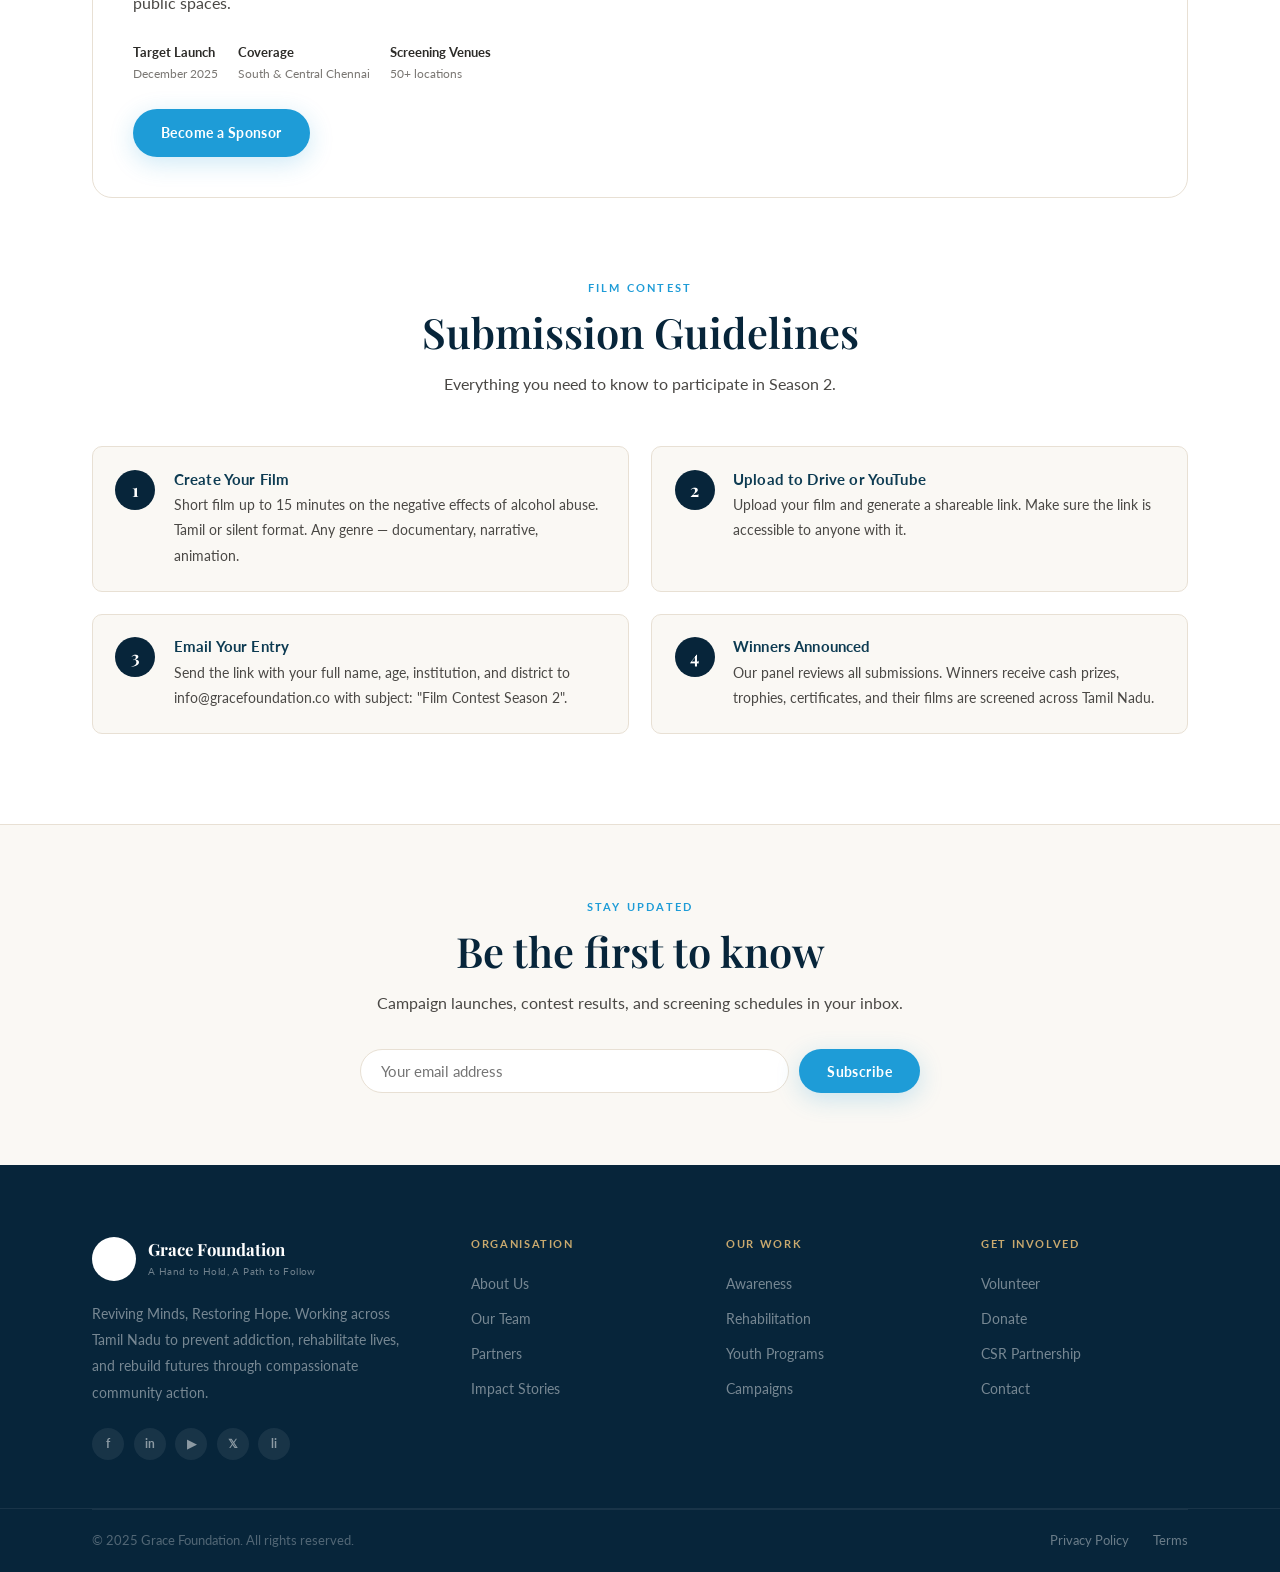
<file: campaigns.html>
<!DOCTYPE html>
<html lang="en">
<head>
<meta charset="UTF-8">
<meta name="viewport" content="width=device-width, initial-scale=1.0">
<title>Campaigns – Grace Foundation</title>
<link rel="stylesheet" href="css/style.css">
<link rel="icon" type="image/png" href="images/logo.png">
</head>
<body data-page="campaigns">
<div id="nav-placeholder"></div>

<section class="page-header">
  <div class="container" style="position:relative;z-index:2;">
    <div class="breadcrumb"><a href="index.html">Home</a><span class="sep">›</span><span>Campaigns</span></div>
    <h1>Our Campaigns</h1>
    <p>Creative, community-driven initiatives that turn awareness into action — one conversation, one film, one mind at a time.</p>
  </div>
</section>

<section class="section" style="background:var(--white);">
  <div class="container">

    <!-- TABS -->
    <div class="campaign-tabs">
      <button class="campaign-tab active" onclick="showTab('upcoming', this)">Upcoming Campaigns</button>
      <button class="campaign-tab" onclick="showTab('past', this)">Past Campaigns</button>
    </div>

    <!-- UPCOMING -->
    <div id="tab-upcoming">
      <div style="display:flex;flex-direction:column;gap:2rem;">

        <div class="upcoming-card fade-in">
          <div>
            <div class="uc-label">Upcoming · Open for Registration</div>
            <h2 style="font-size:1.7rem;margin-bottom:0.75rem;">"Say No to Alcohol" Short Film Contest — Season 2</h2>
            <p style="max-width:580px;margin-bottom:1.5rem;">Building on the success of Season 1, we invite filmmakers, students, and creative minds across Tamil Nadu to submit short films that spark real conversations about substance abuse. Cash prizes worth ₹3,00,000.</p>
            <div class="camp-meta">
              <div class="camp-meta-item"><strong>Registration Opens</strong>August 1, 2025</div>
              <div class="camp-meta-item"><strong>Submission Deadline</strong>October 15, 2025</div>
              <div class="camp-meta-item"><strong>Results</strong>November 30, 2025</div>
              <div class="camp-meta-item"><strong>Open To</strong>All ages, Tamil Nadu</div>
              <div class="camp-meta-item"><strong>Prize Pool</strong>₹3,00,000</div>
            </div>
            <div style="display:flex;gap:0.85rem;flex-wrap:wrap;">
              <a href="contact.html" class="btn btn-blue">Register Interest</a>
              <a href="#guidelines" class="btn btn-outline">View Guidelines</a>
            </div>
          </div>
          <div class="uc-countdown">
            <div class="days" id="countdown-days">62</div>
            <div class="days-label">Days to<br>Registration</div>
          </div>
        </div>

        <div class="upcoming-card fade-in d2">
          <div>
            <div class="uc-label">Upcoming · Planning Phase</div>
            <h2 style="font-size:1.7rem;margin-bottom:0.75rem;">School Awareness Drive — North Chennai Districts</h2>
            <p style="max-width:580px;margin-bottom:1.5rem;">An intensive three-month awareness program targeting 30 government and aided schools across Thiruvallur, Ponneri, and Ennore. Interactive sessions, student pledges, and parent workshops.</p>
            <div class="camp-meta">
              <div class="camp-meta-item"><strong>Target Launch</strong>September 2025</div>
              <div class="camp-meta-item"><strong>Duration</strong>3 Months</div>
              <div class="camp-meta-item"><strong>Target Schools</strong>30 schools</div>
              <div class="camp-meta-item"><strong>Est. Students Reached</strong>8,000+</div>
            </div>
            <div style="display:flex;gap:0.85rem;flex-wrap:wrap;">
              <a href="get-involved.html#csr" class="btn btn-blue">Sponsor This Campaign</a>
              <a href="contact.html" class="btn btn-outline">Volunteer for This</a>
            </div>
          </div>
          <div class="uc-countdown">
            <div class="days">Q3</div>
            <div class="days-label">2025<br>Target</div>
          </div>
        </div>

        <div class="upcoming-card fade-in d3">
          <div>
            <div class="uc-label">Upcoming · Sponsorship Open</div>
            <h2 style="font-size:1.7rem;margin-bottom:0.75rem;">Short Films on Wheels — Season 2</h2>
            <p style="max-width:580px;margin-bottom:1.5rem;">Mobile screening vehicles touring South and Central Chennai, screening Season 1 film contest winners and expert-led awareness content at schools, colleges, and public spaces.</p>
            <div class="camp-meta">
              <div class="camp-meta-item"><strong>Target Launch</strong>December 2025</div>
              <div class="camp-meta-item"><strong>Coverage</strong>South & Central Chennai</div>
              <div class="camp-meta-item"><strong>Screening Venues</strong>50+ locations</div>
            </div>
            <div style="display:flex;gap:0.85rem;flex-wrap:wrap;">
              <a href="get-involved.html#csr" class="btn btn-blue">Become a Sponsor</a>
            </div>
          </div>
          <div class="uc-countdown">
            <div class="days">Q4</div>
            <div class="days-label">2025<br>Target</div>
          </div>
        </div>

      </div>

      <!-- GUIDELINES -->
      <div style="margin-top:5rem;" id="guidelines">
        <div class="center" style="margin-bottom:3rem;">
          <span class="section-label">Film Contest</span>
          <h2>Submission Guidelines</h2>
          <p class="sub">Everything you need to know to participate in Season 2.</p>
        </div>
        <div class="steps-grid">
          <div class="step fade-in d1"><div class="step-num">1</div><div><h4>Create Your Film</h4><p>Short film up to 15 minutes on the negative effects of alcohol abuse. Tamil or silent format. Any genre — documentary, narrative, animation.</p></div></div>
          <div class="step fade-in d2"><div class="step-num">2</div><div><h4>Upload to Drive or YouTube</h4><p>Upload your film and generate a shareable link. Make sure the link is accessible to anyone with it.</p></div></div>
          <div class="step fade-in d3"><div class="step-num">3</div><div><h4>Email Your Entry</h4><p>Send the link with your full name, age, institution, and district to info@gracefoundation.co with subject: "Film Contest Season 2".</p></div></div>
          <div class="step fade-in d4"><div class="step-num">4</div><div><h4>Winners Announced</h4><p>Our panel reviews all submissions. Winners receive cash prizes, trophies, certificates, and their films are screened across Tamil Nadu.</p></div></div>
        </div>
      </div>
    </div>

    <!-- PAST CAMPAIGNS -->
    <div id="tab-past" style="display:none;">
      <div class="campaign-cards-grid">

        <div class="camp-card fade-in d1">
          <div class="camp-card-top past"></div>
          <div class="camp-card-body">
            <div class="camp-status past">Completed</div>
            <h3>"Say No to Alcohol" Short Film Contest — Season 1</h3>
            <p>Tamil Nadu's first short film contest focused on alcohol awareness. 300+ submissions from across the state, screened at schools and colleges statewide.</p>
            <div class="camp-meta">
              <div class="camp-meta-item"><strong>Period</strong>Jan – Mar 2025</div>
              <div class="camp-meta-item"><strong>Submissions</strong>300+</div>
              <div class="camp-meta-item"><strong>Prize Pool</strong>₹3,00,000</div>
            </div>
            <a href="campaign-film-season1.html" class="btn btn-blue" style="margin-top:auto;">View Full Summary →</a>
          </div>
        </div>

        <div class="camp-card fade-in d2">
          <div class="camp-card-top past"></div>
          <div class="camp-card-body">
            <div class="camp-status past">Completed</div>
            <h3>Short Films on Wheels — Season 1</h3>
            <p>Mobile screening vehicles in partnership with G Square toured North Chennai, bringing award-winning films to schools, colleges, and public spaces across 8 districts.</p>
            <div class="camp-meta">
              <div class="camp-meta-item"><strong>Period</strong>Apr – Jun 2025</div>
              <div class="camp-meta-item"><strong>Venues Covered</strong>42 locations</div>
              <div class="camp-meta-item"><strong>Audience Reached</strong>12,000+</div>
            </div>
            <a href="campaign-films-on-wheels.html" class="btn btn-blue" style="margin-top:auto;">View Full Summary →</a>
          </div>
        </div>

        <div class="camp-card fade-in d3">
          <div class="camp-card-top past"></div>
          <div class="camp-card-body">
            <div class="camp-status past">Completed</div>
            <h3>School Awareness Drive — Erode District</h3>
            <p>A focused three-month awareness drive across 18 government schools in Erode district. Interactive sessions, parent workshops, and youth pledge ceremonies.</p>
            <div class="camp-meta">
              <div class="camp-meta-item"><strong>Period</strong>Oct – Dec 2024</div>
              <div class="camp-meta-item"><strong>Schools</strong>18</div>
              <div class="camp-meta-item"><strong>Students Reached</strong>5,400+</div>
            </div>
            <a href="campaign-erode-drive.html" class="btn btn-blue" style="margin-top:auto;">View Full Summary →</a>
          </div>
        </div>

      </div>
    </div>

  </div>
</section>

<section class="newsletter">
  <div class="container"><div class="nl-inner">
    <span class="section-label" style="text-align:center;">Stay Updated</span>
    <h2>Be the first to know</h2>
    <p>Campaign launches, contest results, and screening schedules in your inbox.</p>
    <form class="nl-form" onsubmit="return false;">
      <input type="email" placeholder="Your email address">
      <button class="btn btn-blue" type="submit">Subscribe</button>
    </form>
  </div></div>
</section>

<div id="footer-placeholder"></div>
<script src="js/layout.js"></script>
<script>
function showTab(tab, el) {
  document.getElementById('tab-upcoming').style.display = tab === 'upcoming' ? 'block' : 'none';
  document.getElementById('tab-past').style.display = tab === 'past' ? 'block' : 'none';
  document.querySelectorAll('.campaign-tab').forEach(t => t.classList.remove('active'));
  el.classList.add('active');
}
// Simple countdown — days until Aug 1 2025
const target = new Date('2025-08-01');
const now = new Date();
const diff = Math.ceil((target - now) / (1000 * 60 * 60 * 24));
const el = document.getElementById('countdown-days');
if (el && diff > 0) el.textContent = diff;
else if (el) el.textContent = 'Now';
</script>
</body>
</html>
</file>
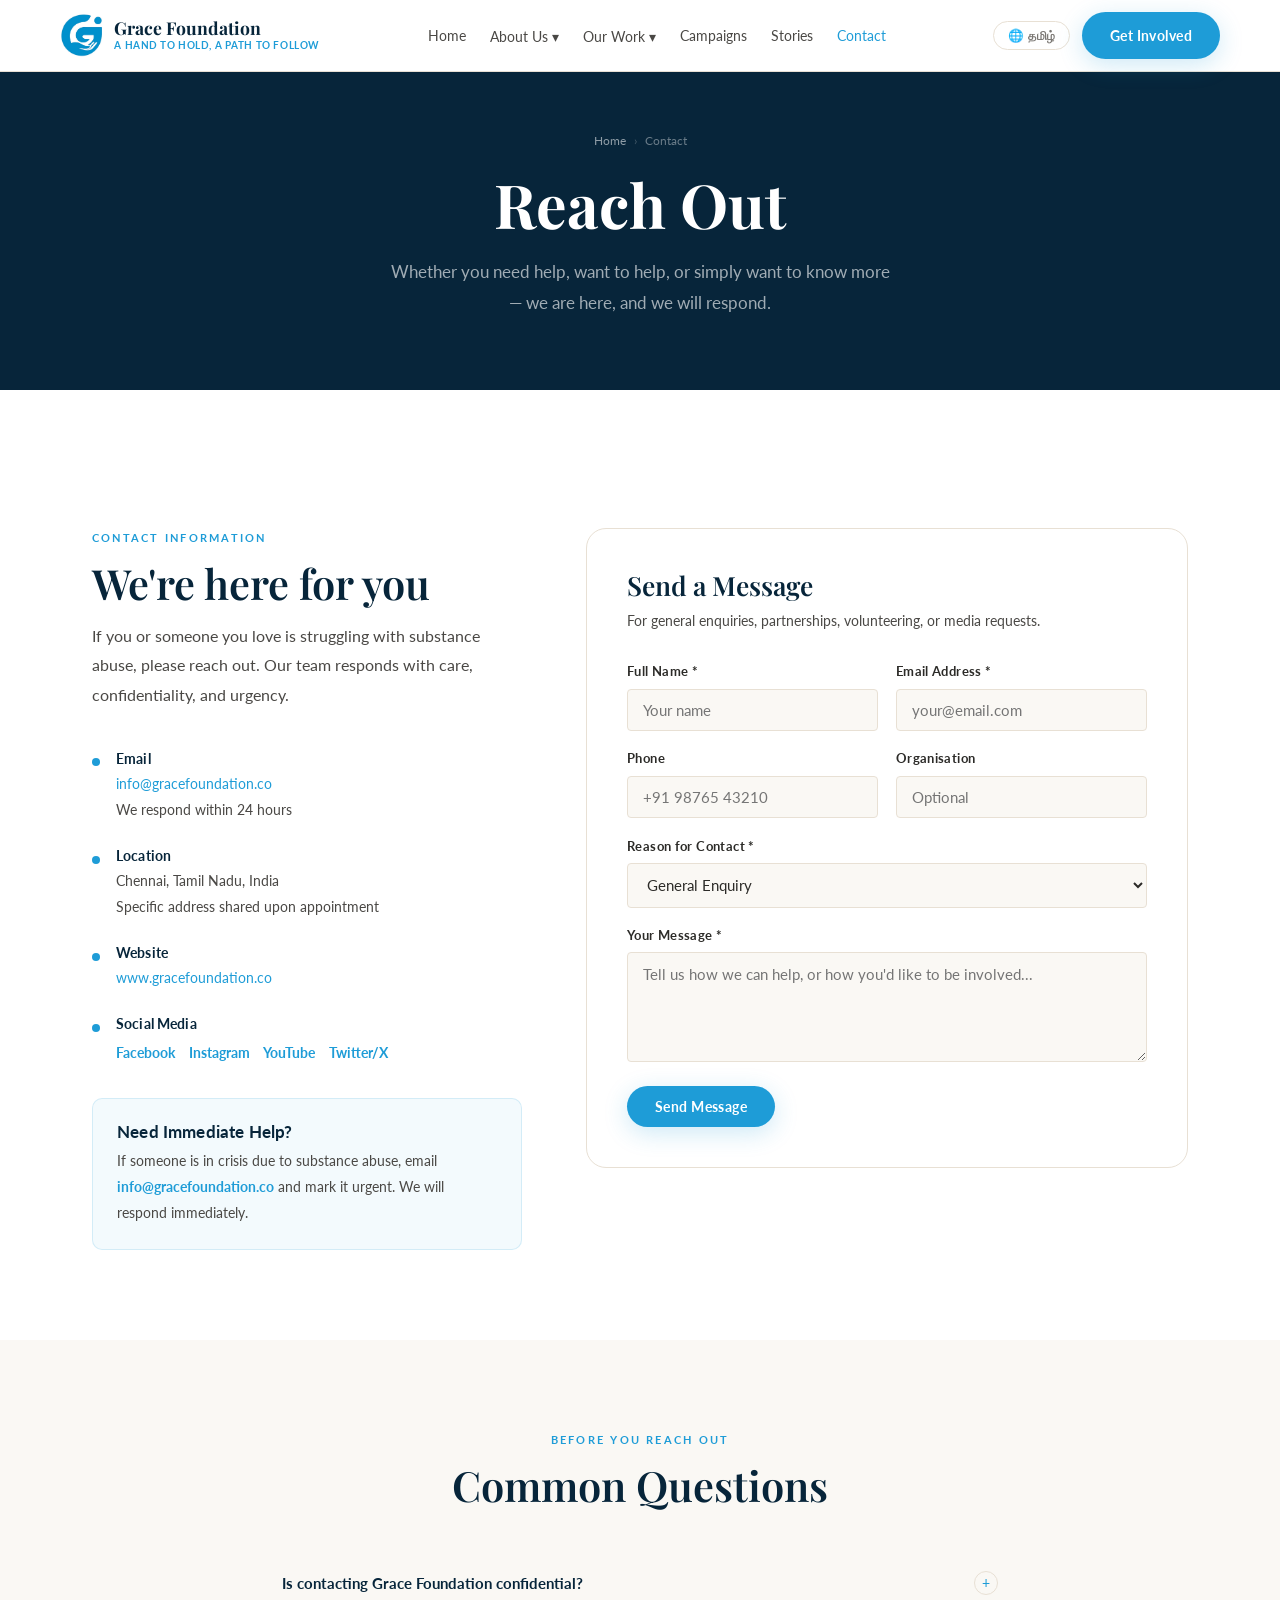
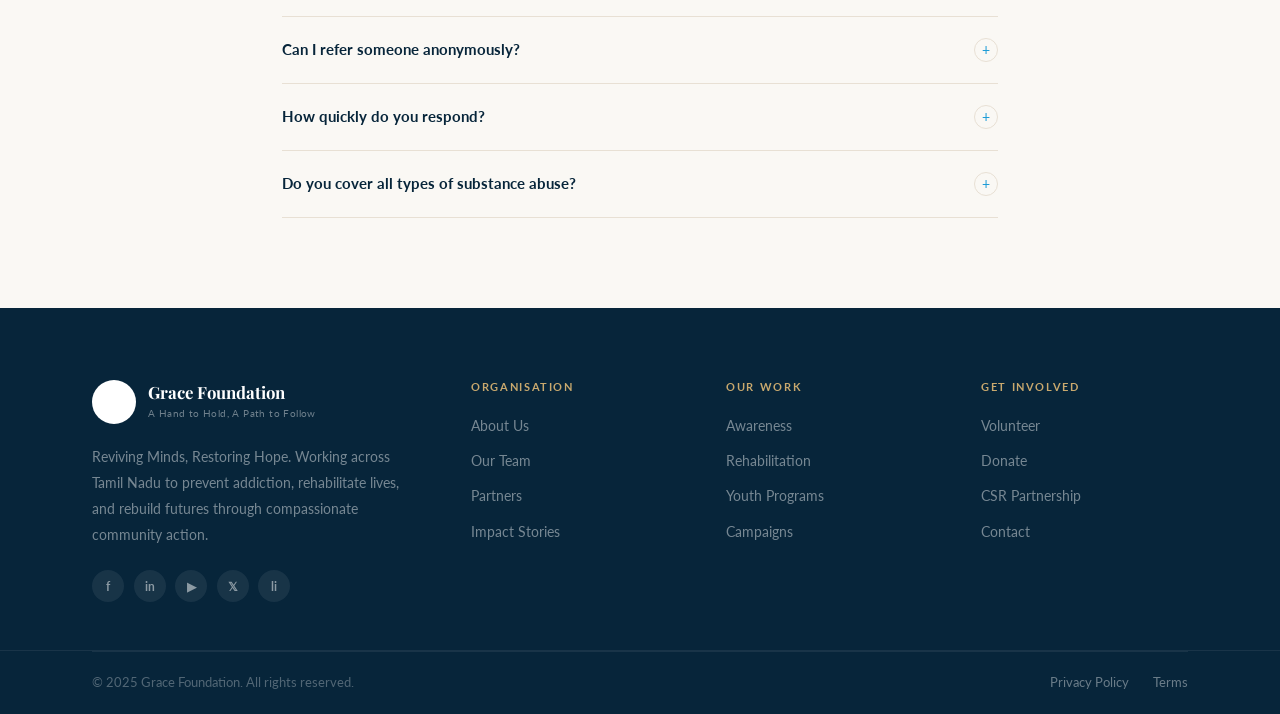
<file: contact.html>
<!DOCTYPE html>
<html lang="en">
<head>
<meta charset="UTF-8">
<meta name="viewport" content="width=device-width, initial-scale=1.0">
<title>Contact – Grace Foundation</title>
<link rel="stylesheet" href="css/style.css">
<link rel="icon" type="image/png" href="images/logo.png">
</head>
<body data-page="contact">
<div id="nav-placeholder"></div>

<section class="page-header">
  <div class="container" style="position:relative;z-index:2;">
    <div class="breadcrumb"><a href="index.html">Home</a><span class="sep">›</span><span>Contact</span></div>
    <h1>Reach Out</h1>
    <p>Whether you need help, want to help, or simply want to know more — we are here, and we will respond.</p>
  </div>
</section>

<section class="section" style="background:var(--white);">
  <div class="container">
    <div class="contact-grid">
      <div class="fade-in">
        <span class="section-label">Contact Information</span>
        <h2>We're here for you</h2>
        <p style="margin-top:0.75rem;margin-bottom:2.5rem;">If you or someone you love is struggling with substance abuse, please reach out. Our team responds with care, confidentiality, and urgency.</p>
        <div class="ci-item"><div class="ci-dot"></div><div><h4>Email</h4><p><a href="mailto:info@gracefoundation.co" style="color:var(--blue);">info@gracefoundation.co</a><br>We respond within 24 hours</p></div></div>
        <div class="ci-item"><div class="ci-dot"></div><div><h4>Location</h4><p>Chennai, Tamil Nadu, India<br>Specific address shared upon appointment</p></div></div>
        <div class="ci-item"><div class="ci-dot"></div><div><h4>Website</h4><p><a href="https://www.gracefoundation.co" target="_blank" style="color:var(--blue);">www.gracefoundation.co</a></p></div></div>
        <div class="ci-item"><div class="ci-dot"></div><div><h4>Social Media</h4>
          <p style="display:flex;gap:0.85rem;flex-wrap:wrap;margin-top:0.4rem;">
            <a href="https://www.facebook.com/profile.php?id=61577135826593" target="_blank" style="color:var(--blue);font-weight:700;">Facebook</a>
            <a href="https://www.instagram.com/gracefoundationco/" target="_blank" style="color:var(--blue);font-weight:700;">Instagram</a>
            <a href="https://www.youtube.com/@GraceFoundationCo" target="_blank" style="color:var(--blue);font-weight:700;">YouTube</a>
            <a href="https://x.com/gracefoundn" target="_blank" style="color:var(--blue);font-weight:700;">Twitter/X</a>
          </p>
        </div></div>
        <div style="margin-top:2rem;background:rgba(30,156,215,0.05);border:1px solid rgba(30,156,215,0.15);border-radius:var(--radius-md);padding:1.4rem 1.5rem;">
          <h4 style="color:var(--navy-deep);margin-bottom:0.4rem;">Need Immediate Help?</h4>
          <p style="font-size:0.88rem;">If someone is in crisis due to substance abuse, email <a href="mailto:info@gracefoundation.co" style="color:var(--blue);font-weight:700;">info@gracefoundation.co</a> and mark it urgent. We will respond immediately.</p>
        </div>
      </div>
      <div class="fade-in d2">
        <div class="form-box">
          <h3 style="margin-bottom:0.35rem;">Send a Message</h3>
          <p style="font-size:0.86rem;margin-bottom:1.75rem;">For general enquiries, partnerships, volunteering, or media requests.</p>
          <form onsubmit="return false;">
            <div class="form-grid">
              <div class="form-group"><label>Full Name *</label><input type="text" placeholder="Your name" required></div>
              <div class="form-group"><label>Email Address *</label><input type="email" placeholder="your@email.com" required></div>
              <div class="form-group"><label>Phone</label><input type="tel" placeholder="+91 98765 43210"></div>
              <div class="form-group"><label>Organisation</label><input type="text" placeholder="Optional"></div>
              <div class="form-group full"><label>Reason for Contact *</label>
                <select>
                  <option>General Enquiry</option>
                  <option>I need help (for myself or someone I know)</option>
                  <option>Volunteer Interest</option>
                  <option>Donation / Fundraising</option>
                  <option>CSR Partnership</option>
                  <option>Media / Press</option>
                  <option>Film Contest</option>
                  <option>Other</option>
                </select>
              </div>
              <div class="form-group full"><label>Your Message *</label><textarea placeholder="Tell us how we can help, or how you'd like to be involved..." required></textarea></div>
            </div>
            <button type="submit" class="btn btn-blue" style="margin-top:1.5rem;">Send Message</button>
          </form>
        </div>
      </div>
    </div>
  </div>
</section>

<!-- FAQ -->
<section class="section" style="background:var(--cream);">
  <div class="container" style="max-width:780px;">
    <div class="center fade-in">
      <span class="section-label">Before You Reach Out</span>
      <h2>Common Questions</h2>
    </div>
    <div class="faq-list">
      <div class="faq-item"><div class="faq-q">Is contacting Grace Foundation confidential? <div class="faq-icon">+</div></div><div class="faq-answer"><p>Absolutely. All enquiries and personal information are treated with complete confidentiality. We will never share your details without your explicit consent.</p></div></div>
      <div class="faq-item"><div class="faq-q">Can I refer someone anonymously? <div class="faq-icon">+</div></div><div class="faq-answer"><p>Yes. You can reach out on behalf of someone without disclosing your identity. We will guide you on how to approach the situation sensitively.</p></div></div>
      <div class="faq-item"><div class="faq-q">How quickly do you respond? <div class="faq-icon">+</div></div><div class="faq-answer"><p>We respond to all enquiries within 24 hours. For urgent matters, please indicate this clearly and we will prioritise your response.</p></div></div>
      <div class="faq-item"><div class="faq-q">Do you cover all types of substance abuse? <div class="faq-icon">+</div></div><div class="faq-answer"><p>Our programs address alcohol dependency and drug addiction, including prescription drug misuse. Each case is assessed individually for the appropriate level of care.</p></div></div>
    </div>
  </div>
</section>

<div id="footer-placeholder"></div>
<script src="js/layout.js"></script>
</body>
</html>
</file>
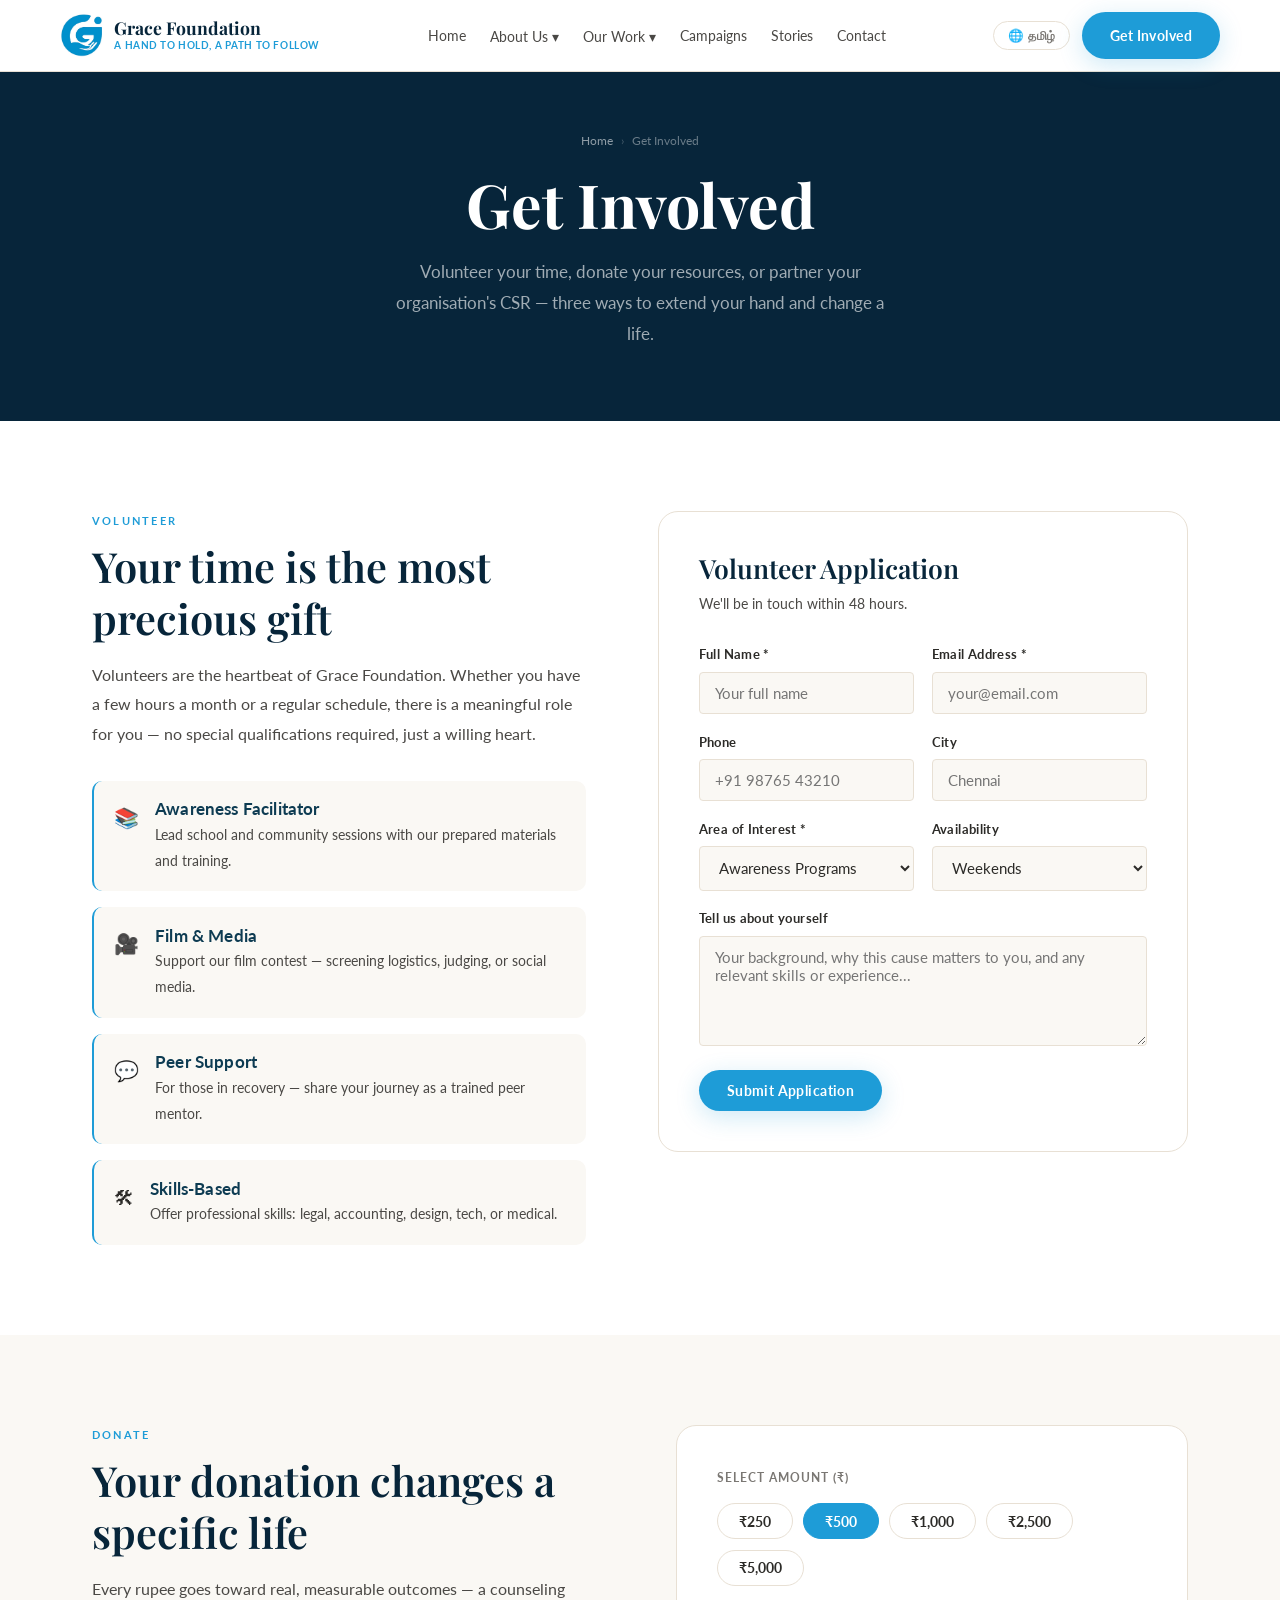
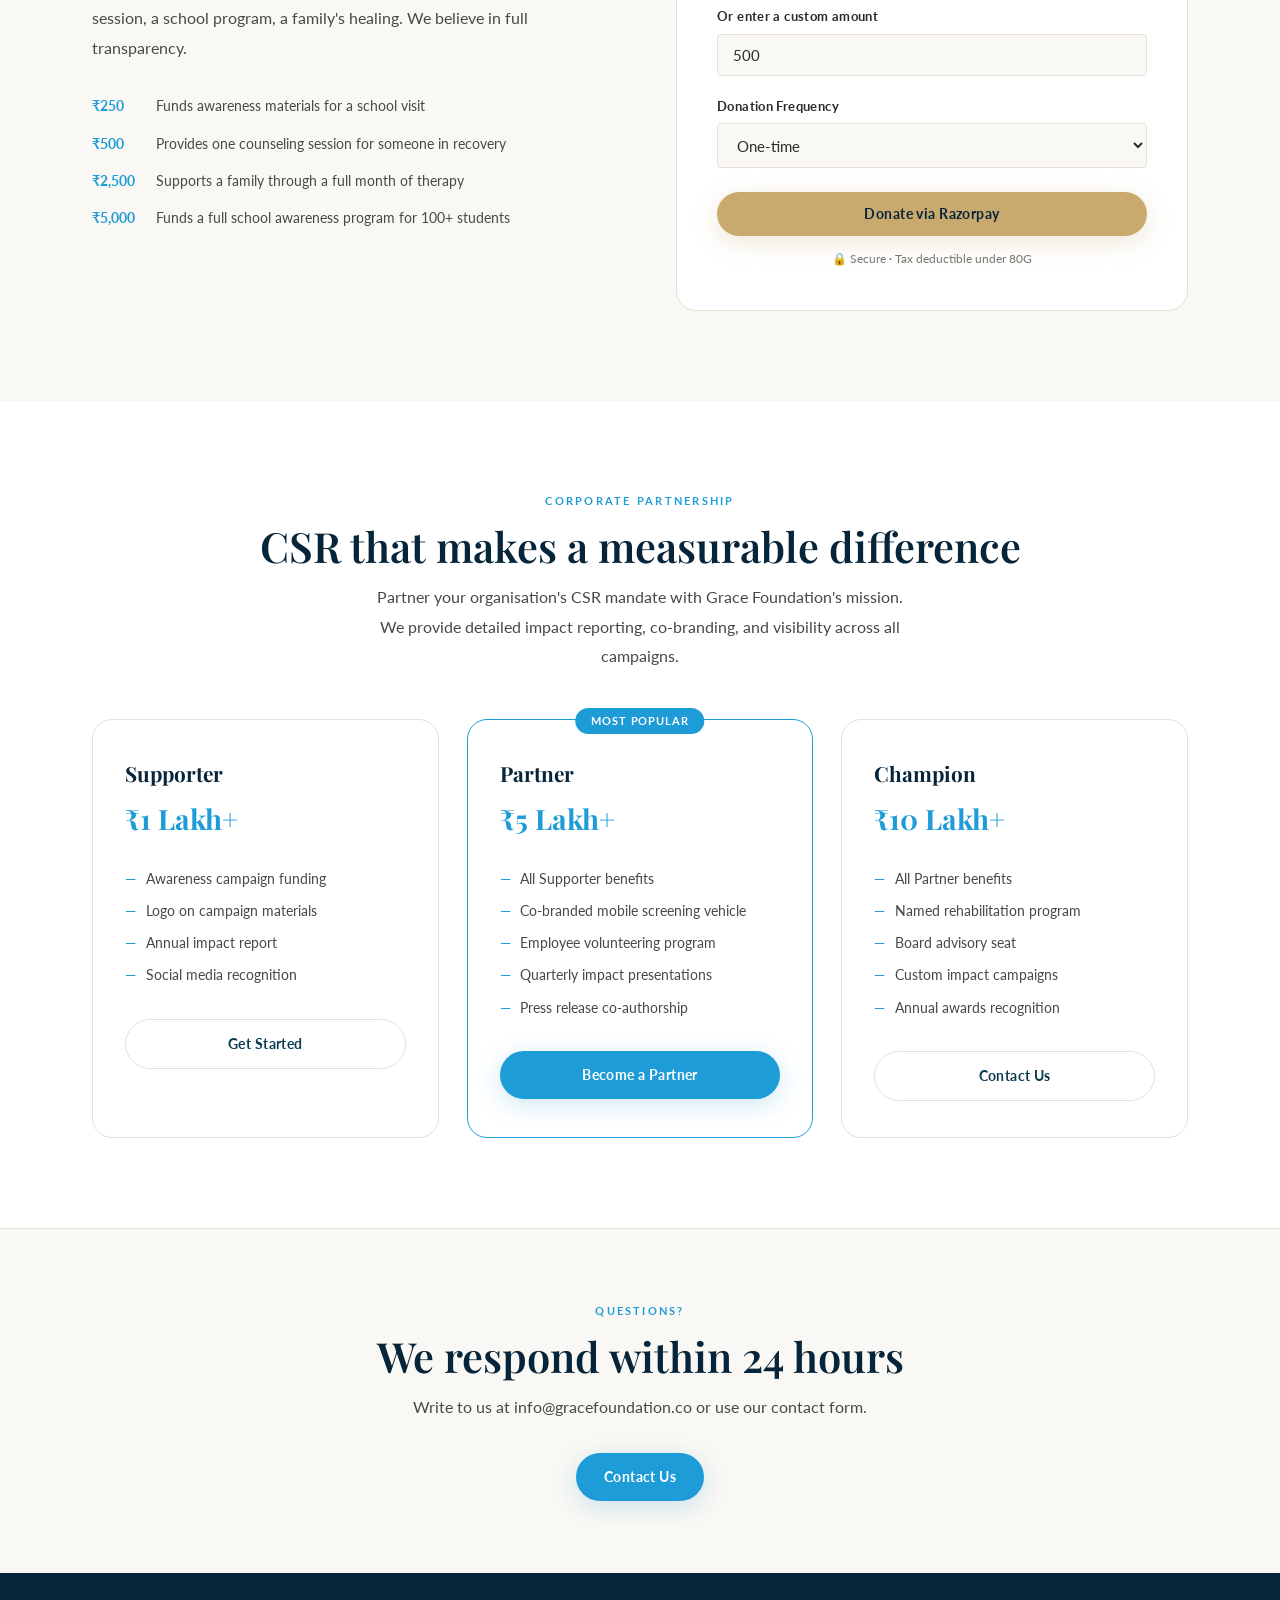
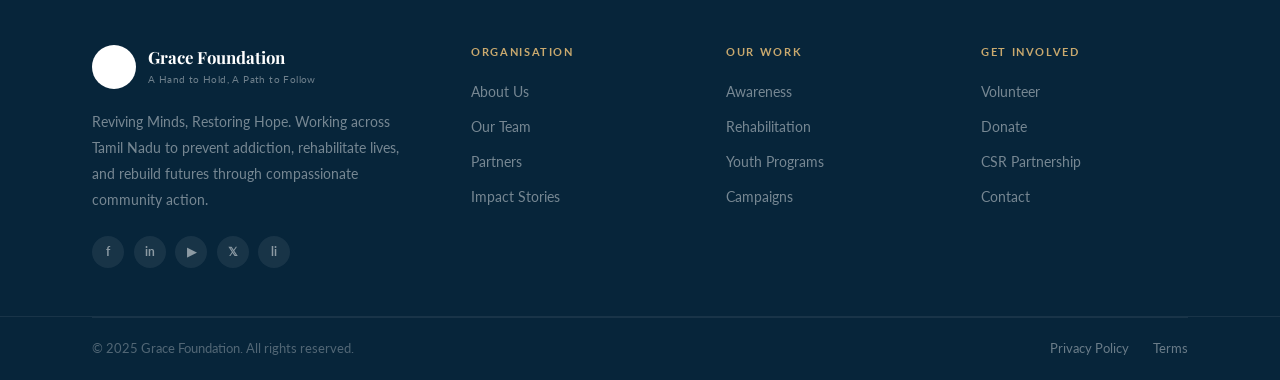
<file: get-involved.html>
<!DOCTYPE html>
<html lang="en">
<head>
<meta charset="UTF-8">
<meta name="viewport" content="width=device-width, initial-scale=1.0">
<title>Get Involved – Grace Foundation</title>
<link rel="stylesheet" href="css/style.css">
<link rel="icon" type="image/png" href="images/logo.png">
</head>
<body data-page="involved">
<div id="nav-placeholder"></div>

<section class="page-header">
  <div class="container" style="position:relative;z-index:2;">
    <div class="breadcrumb"><a href="index.html">Home</a><span class="sep">›</span><span>Get Involved</span></div>
    <h1>Get Involved</h1>
    <p>Volunteer your time, donate your resources, or partner your organisation's CSR — three ways to extend your hand and change a life.</p>
  </div>
</section>

<!-- VOLUNTEER -->
<section class="section" id="volunteer" style="background:var(--white);">
  <div class="container">
    <div class="two-col-wide">
      <div class="fade-in">
        <span class="section-label">Volunteer</span>
        <h2>Your time is the most precious gift</h2>
        <p style="margin-top:1rem;">Volunteers are the heartbeat of Grace Foundation. Whether you have a few hours a month or a regular schedule, there is a meaningful role for you — no special qualifications required, just a willing heart.</p>
        <div class="mission-pillars" style="margin-top:2rem;">
          <div class="pillar"><div class="pillar-icon">📚</div><div><h4>Awareness Facilitator</h4><p>Lead school and community sessions with our prepared materials and training.</p></div></div>
          <div class="pillar"><div class="pillar-icon">🎥</div><div><h4>Film & Media</h4><p>Support our film contest — screening logistics, judging, or social media.</p></div></div>
          <div class="pillar"><div class="pillar-icon">💬</div><div><h4>Peer Support</h4><p>For those in recovery — share your journey as a trained peer mentor.</p></div></div>
          <div class="pillar"><div class="pillar-icon">🛠</div><div><h4>Skills-Based</h4><p>Offer professional skills: legal, accounting, design, tech, or medical.</p></div></div>
        </div>
      </div>
      <div class="fade-in d2">
        <div class="form-box">
          <h3 style="margin-bottom:0.35rem;">Volunteer Application</h3>
          <p style="font-size:0.86rem;margin-bottom:1.75rem;">We'll be in touch within 48 hours.</p>
          <form onsubmit="return false;">
            <div class="form-grid">
              <div class="form-group"><label>Full Name *</label><input type="text" placeholder="Your full name" required></div>
              <div class="form-group"><label>Email Address *</label><input type="email" placeholder="your@email.com" required></div>
              <div class="form-group"><label>Phone</label><input type="tel" placeholder="+91 98765 43210"></div>
              <div class="form-group"><label>City</label><input type="text" placeholder="Chennai"></div>
              <div class="form-group"><label>Area of Interest *</label>
                <select><option>Awareness Programs</option><option>Film & Media</option><option>Peer Mentoring</option><option>Medical / Counseling</option><option>Administrative</option><option>Skills-Based</option></select>
              </div>
              <div class="form-group"><label>Availability</label>
                <select><option>Weekends</option><option>Weekdays</option><option>Flexible</option><option>One-time events</option></select>
              </div>
              <div class="form-group full"><label>Tell us about yourself</label><textarea placeholder="Your background, why this cause matters to you, and any relevant skills or experience..."></textarea></div>
            </div>
            <button type="submit" class="btn btn-blue" style="margin-top:1.5rem;">Submit Application</button>
          </form>
        </div>
      </div>
    </div>
  </div>
</section>

<!-- DONATE -->
<section class="section" id="donate" style="background:var(--cream);">
  <div class="container">
    <div class="two-col">
      <div class="fade-in">
        <span class="section-label">Donate</span>
        <h2>Your donation changes a specific life</h2>
        <p style="margin-top:1rem;">Every rupee goes toward real, measurable outcomes — a counseling session, a school program, a family's healing. We believe in full transparency.</p>
        <div style="margin-top:2rem;display:flex;flex-direction:column;gap:0.8rem;">
          <div style="display:flex;gap:0.75rem;align-items:baseline;font-size:0.9rem;color:var(--charcoal-mid);"><span style="color:var(--blue);font-weight:700;min-width:52px;">₹250</span>Funds awareness materials for a school visit</div>
          <div style="display:flex;gap:0.75rem;align-items:baseline;font-size:0.9rem;color:var(--charcoal-mid);"><span style="color:var(--blue);font-weight:700;min-width:52px;">₹500</span>Provides one counseling session for someone in recovery</div>
          <div style="display:flex;gap:0.75rem;align-items:baseline;font-size:0.9rem;color:var(--charcoal-mid);"><span style="color:var(--blue);font-weight:700;min-width:52px;">₹2,500</span>Supports a family through a full month of therapy</div>
          <div style="display:flex;gap:0.75rem;align-items:baseline;font-size:0.9rem;color:var(--charcoal-mid);"><span style="color:var(--blue);font-weight:700;min-width:52px;">₹5,000</span>Funds a full school awareness program for 100+ students</div>
        </div>
      </div>
      <div class="fade-in d2">
        <div class="form-box">
          <p style="font-size:0.78rem;font-weight:700;letter-spacing:0.08em;text-transform:uppercase;color:var(--grey);margin-bottom:0.85rem;">Select Amount (₹)</p>
          <div class="donate-amounts">
            <button class="amt-btn" data-amount="250">₹250</button>
            <button class="amt-btn active" data-amount="500">₹500</button>
            <button class="amt-btn" data-amount="1000">₹1,000</button>
            <button class="amt-btn" data-amount="2500">₹2,500</button>
            <button class="amt-btn" data-amount="5000">₹5,000</button>
          </div>
          <div class="form-group" style="margin-bottom:1.25rem;">
            <label>Or enter a custom amount</label>
            <input type="number" id="custom-amount" value="500" placeholder="₹">
          </div>
          <div class="form-group" style="margin-bottom:1.5rem;">
            <label>Donation Frequency</label>
            <select><option>One-time</option><option>Monthly</option><option>Annually</option></select>
          </div>
          <button onclick="openDonateModal(document.getElementById('custom-amount').value)" class="btn btn-primary" style="width:100%;justify-content:center;padding:0.85rem;">Donate via Razorpay</button>
          <p style="font-size:0.75rem;color:var(--grey);text-align:center;margin-top:0.75rem;">🔒 Secure · Tax deductible under 80G</p>
        </div>
      </div>
    </div>
  </div>
</section>

<!-- CSR -->
<section class="section" id="csr" style="background:var(--white);">
  <div class="container">
    <div class="center fade-in">
      <span class="section-label">Corporate Partnership</span>
      <h2>CSR that makes a measurable difference</h2>
      <p class="sub">Partner your organisation's CSR mandate with Grace Foundation's mission. We provide detailed impact reporting, co-branding, and visibility across all campaigns.</p>
    </div>
    <div class="csr-grid">
      <div class="csr-card fade-in d1">
        <div class="tier-name">Supporter</div>
        <div class="tier-amount">₹1 Lakh+</div>
        <div class="tier-features">
          <div class="tier-feature">Awareness campaign funding</div>
          <div class="tier-feature">Logo on campaign materials</div>
          <div class="tier-feature">Annual impact report</div>
          <div class="tier-feature">Social media recognition</div>
        </div>
        <a href="contact.html" class="btn btn-outline" style="width:100%;justify-content:center;">Get Started</a>
      </div>
      <div class="csr-card featured fade-in d2">
        <div class="csr-badge">Most Popular</div>
        <div class="tier-name">Partner</div>
        <div class="tier-amount">₹5 Lakh+</div>
        <div class="tier-features">
          <div class="tier-feature">All Supporter benefits</div>
          <div class="tier-feature">Co-branded mobile screening vehicle</div>
          <div class="tier-feature">Employee volunteering program</div>
          <div class="tier-feature">Quarterly impact presentations</div>
          <div class="tier-feature">Press release co-authorship</div>
        </div>
        <a href="contact.html" class="btn btn-blue" style="width:100%;justify-content:center;">Become a Partner</a>
      </div>
      <div class="csr-card fade-in d3">
        <div class="tier-name">Champion</div>
        <div class="tier-amount">₹10 Lakh+</div>
        <div class="tier-features">
          <div class="tier-feature">All Partner benefits</div>
          <div class="tier-feature">Named rehabilitation program</div>
          <div class="tier-feature">Board advisory seat</div>
          <div class="tier-feature">Custom impact campaigns</div>
          <div class="tier-feature">Annual awards recognition</div>
        </div>
        <a href="contact.html" class="btn btn-outline" style="width:100%;justify-content:center;">Contact Us</a>
      </div>
    </div>
  </div>
</section>

<section class="newsletter">
  <div class="container"><div class="nl-inner">
    <span class="section-label" style="text-align:center;">Questions?</span>
    <h2>We respond within 24 hours</h2>
    <p>Write to us at info@gracefoundation.co or use our contact form.</p>
    <a href="contact.html" class="btn btn-blue">Contact Us</a>
  </div></div>
</section>

<div id="footer-placeholder"></div>
<script src="js/layout.js"></script>
</body>
</html>
</file>
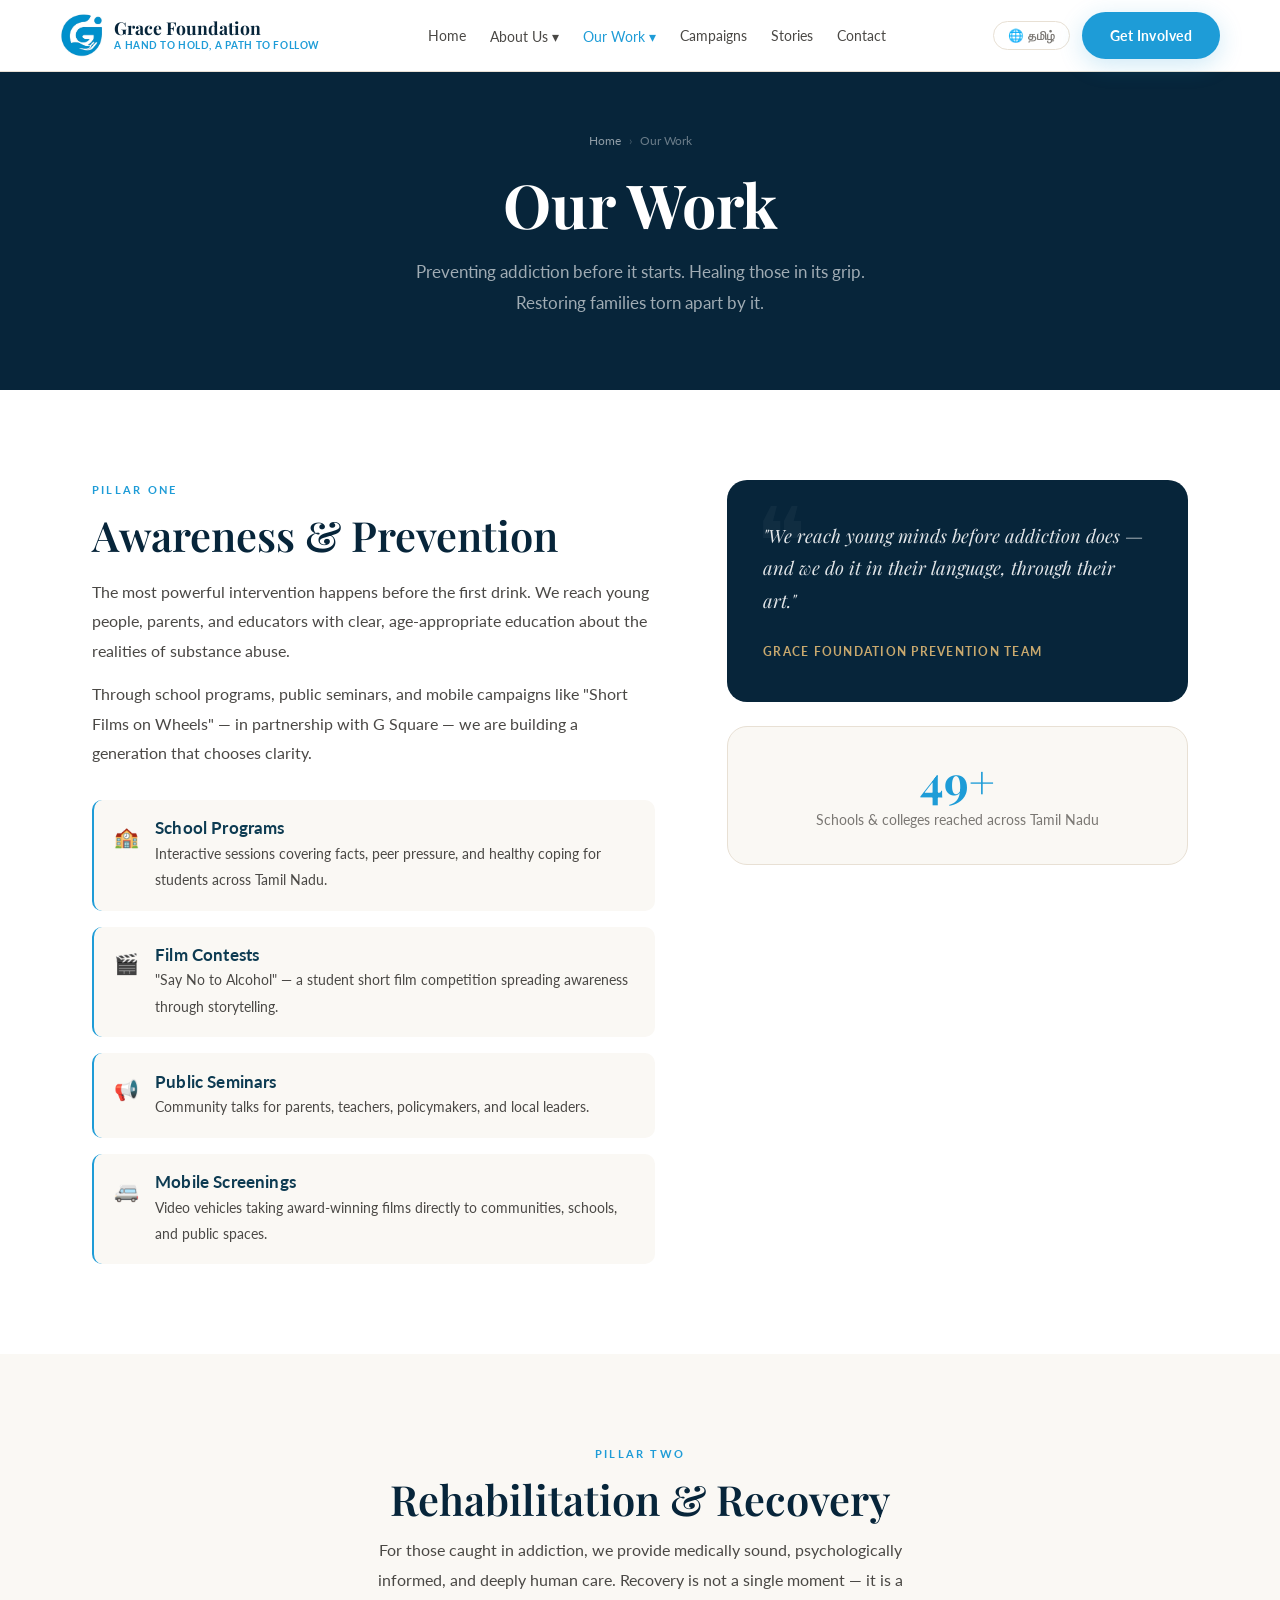
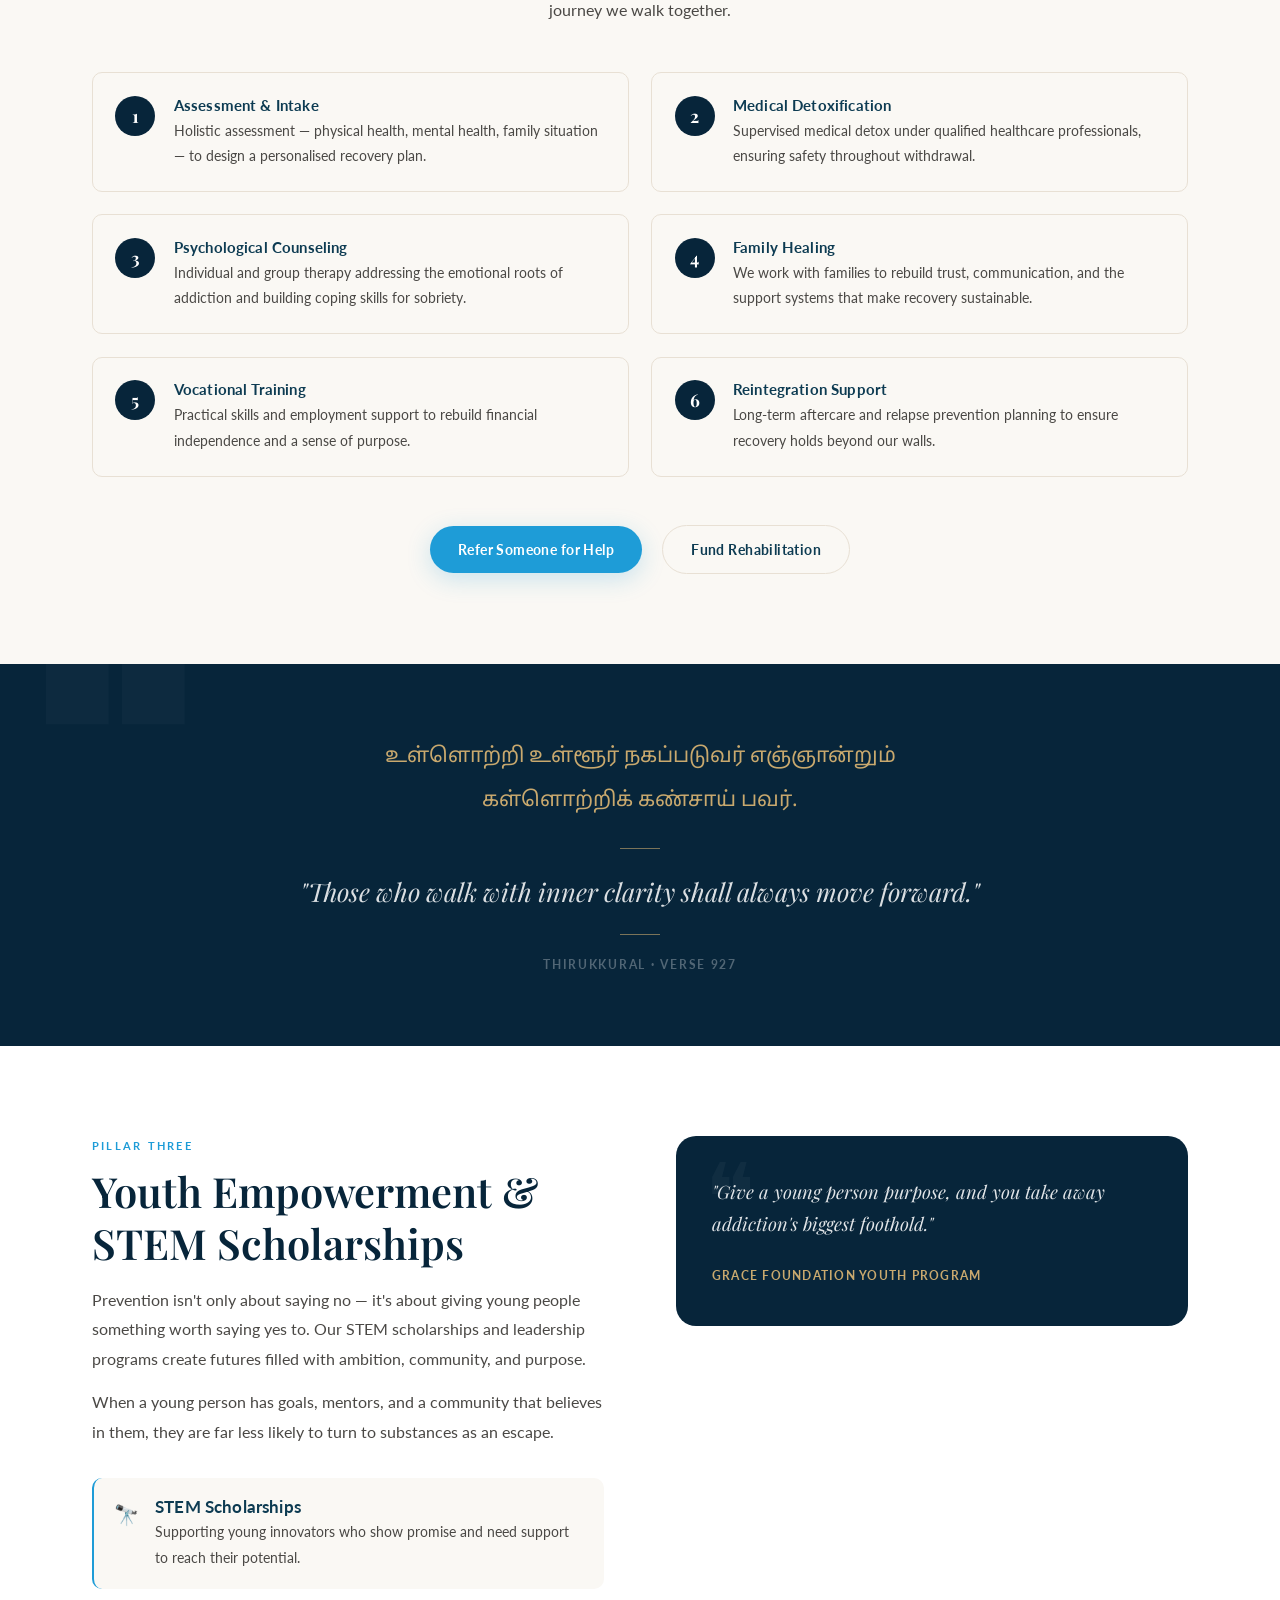
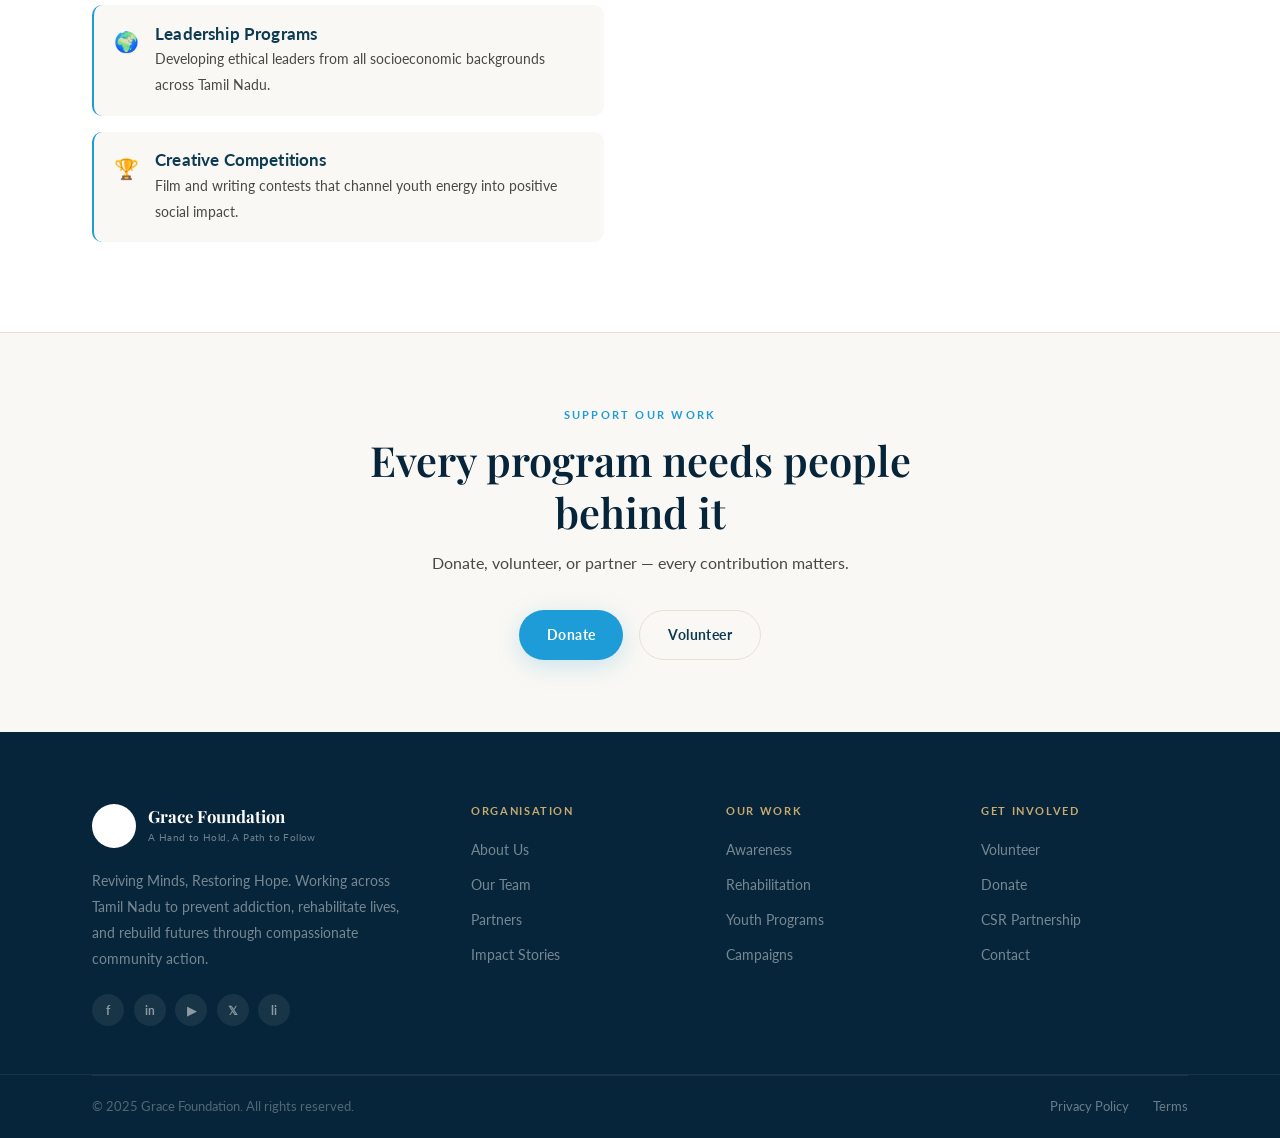
<file: our-work.html>
<!DOCTYPE html>
<html lang="en">
<head>
<meta charset="UTF-8">
<meta name="viewport" content="width=device-width, initial-scale=1.0">
<title>Our Work – Grace Foundation</title>
<link rel="stylesheet" href="css/style.css">
<link rel="icon" type="image/png" href="images/logo.png">
</head>
<body data-page="work">
<div id="nav-placeholder"></div>

<section class="page-header">
  <div class="container" style="position:relative;z-index:2;">
    <div class="breadcrumb"><a href="index.html">Home</a><span class="sep">›</span><span>Our Work</span></div>
    <h1>Our Work</h1>
    <p>Preventing addiction before it starts. Healing those in its grip. Restoring families torn apart by it.</p>
  </div>
</section>

<!-- AWARENESS -->
<section class="section" id="awareness" style="background:var(--white);">
  <div class="container">
    <div class="two-col-wide">
      <div class="fade-in">
        <span class="section-label">Pillar One</span>
        <h2>Awareness & Prevention</h2>
        <p style="margin-top:1rem;">The most powerful intervention happens before the first drink. We reach young people, parents, and educators with clear, age-appropriate education about the realities of substance abuse.</p>
        <p style="margin-top:0.85rem;">Through school programs, public seminars, and mobile campaigns like "Short Films on Wheels" — in partnership with G Square — we are building a generation that chooses clarity.</p>
        <div class="mission-pillars" style="margin-top:2rem;">
          <div class="pillar"><div class="pillar-icon">🏫</div><div><h4>School Programs</h4><p>Interactive sessions covering facts, peer pressure, and healthy coping for students across Tamil Nadu.</p></div></div>
          <div class="pillar"><div class="pillar-icon">🎬</div><div><h4>Film Contests</h4><p>"Say No to Alcohol" — a student short film competition spreading awareness through storytelling.</p></div></div>
          <div class="pillar"><div class="pillar-icon">📢</div><div><h4>Public Seminars</h4><p>Community talks for parents, teachers, policymakers, and local leaders.</p></div></div>
          <div class="pillar"><div class="pillar-icon">🚐</div><div><h4>Mobile Screenings</h4><p>Video vehicles taking award-winning films directly to communities, schools, and public spaces.</p></div></div>
        </div>
      </div>
      <div class="fade-in d2">
        <div class="mission-quote" style="margin-bottom:1.5rem;">
          <blockquote>"We reach young minds before addiction does — and we do it in their language, through their art."</blockquote>
          <div class="mission-quote-attr">Grace Foundation Prevention Team</div>
        </div>
        <div class="impact-block" style="text-align:center;">
          <div class="impact-num counter" data-target="50" data-suffix="+">0</div>
          <div class="impact-lbl">Schools & colleges reached across Tamil Nadu</div>
        </div>
      </div>
    </div>
  </div>
</section>

<!-- REHABILITATION -->
<section class="section" id="rehabilitation" style="background:var(--cream);">
  <div class="container">
    <div class="center fade-in">
      <span class="section-label">Pillar Two</span>
      <h2>Rehabilitation & Recovery</h2>
      <p class="sub">For those caught in addiction, we provide medically sound, psychologically informed, and deeply human care. Recovery is not a single moment — it is a journey we walk together.</p>
    </div>
    <div class="steps-grid">
      <div class="step fade-in d1"><div class="step-num">1</div><div><h4>Assessment & Intake</h4><p>Holistic assessment — physical health, mental health, family situation — to design a personalised recovery plan.</p></div></div>
      <div class="step fade-in d2"><div class="step-num">2</div><div><h4>Medical Detoxification</h4><p>Supervised medical detox under qualified healthcare professionals, ensuring safety throughout withdrawal.</p></div></div>
      <div class="step fade-in d3"><div class="step-num">3</div><div><h4>Psychological Counseling</h4><p>Individual and group therapy addressing the emotional roots of addiction and building coping skills for sobriety.</p></div></div>
      <div class="step fade-in d4"><div class="step-num">4</div><div><h4>Family Healing</h4><p>We work with families to rebuild trust, communication, and the support systems that make recovery sustainable.</p></div></div>
      <div class="step fade-in d1"><div class="step-num">5</div><div><h4>Vocational Training</h4><p>Practical skills and employment support to rebuild financial independence and a sense of purpose.</p></div></div>
      <div class="step fade-in d2"><div class="step-num">6</div><div><h4>Reintegration Support</h4><p>Long-term aftercare and relapse prevention planning to ensure recovery holds beyond our walls.</p></div></div>
    </div>
    <div class="center" style="margin-top:3rem;">
      <a href="contact.html" class="btn btn-blue">Refer Someone for Help</a>
      <a href="get-involved.html#donate" class="btn btn-outline" style="margin-left:1rem;">Fund Rehabilitation</a>
    </div>
  </div>
</section>

<!-- THIRUKKURAL -->
<section class="thirukkural">
  <div class="tk-inner">
    <div class="tk-tamil">உள்ளொற்றி உள்ளூர் நகப்படுவர் எஞ்ஞான்றும்<br>கள்ளொற்றிக் கண்சாய் பவர்.</div>
    <div class="tk-bar"></div>
    <div class="tk-english">"Those who walk with inner clarity shall always move forward."</div>
    <div class="tk-bar"></div>
    <div class="tk-source">Thirukkural · Verse 927</div>
  </div>
</section>

<!-- YOUTH -->
<section class="section" id="youth" style="background:var(--white);">
  <div class="container">
    <div class="two-col">
      <div class="fade-in">
        <span class="section-label">Pillar Three</span>
        <h2>Youth Empowerment & STEM Scholarships</h2>
        <p style="margin-top:1rem;">Prevention isn't only about saying no — it's about giving young people something worth saying yes to. Our STEM scholarships and leadership programs create futures filled with ambition, community, and purpose.</p>
        <p style="margin-top:0.85rem;">When a young person has goals, mentors, and a community that believes in them, they are far less likely to turn to substances as an escape.</p>
        <div class="mission-pillars" style="margin-top:2rem;">
          <div class="pillar"><div class="pillar-icon">🔭</div><div><h4>STEM Scholarships</h4><p>Supporting young innovators who show promise and need support to reach their potential.</p></div></div>
          <div class="pillar"><div class="pillar-icon">🌍</div><div><h4>Leadership Programs</h4><p>Developing ethical leaders from all socioeconomic backgrounds across Tamil Nadu.</p></div></div>
          <div class="pillar"><div class="pillar-icon">🏆</div><div><h4>Creative Competitions</h4><p>Film and writing contests that channel youth energy into positive social impact.</p></div></div>
        </div>
      </div>
      <div class="fade-in d2">
        <div class="mission-quote">
          <blockquote>"Give a young person purpose, and you take away addiction's biggest foothold."</blockquote>
          <div class="mission-quote-attr">Grace Foundation Youth Program</div>
        </div>
      </div>
    </div>
  </div>
</section>

<section class="newsletter">
  <div class="container"><div class="nl-inner">
    <span class="section-label" style="text-align:center;">Support Our Work</span>
    <h2>Every program needs people behind it</h2>
    <p>Donate, volunteer, or partner — every contribution matters.</p>
    <div style="display:flex;gap:1rem;justify-content:center;flex-wrap:wrap;">
      <a href="get-involved.html#donate" class="btn btn-blue">Donate</a>
      <a href="get-involved.html" class="btn btn-outline">Volunteer</a>
    </div>
  </div></div>
</section>

<div id="footer-placeholder"></div>
<script src="js/layout.js"></script>
</body>
</html>
</file>
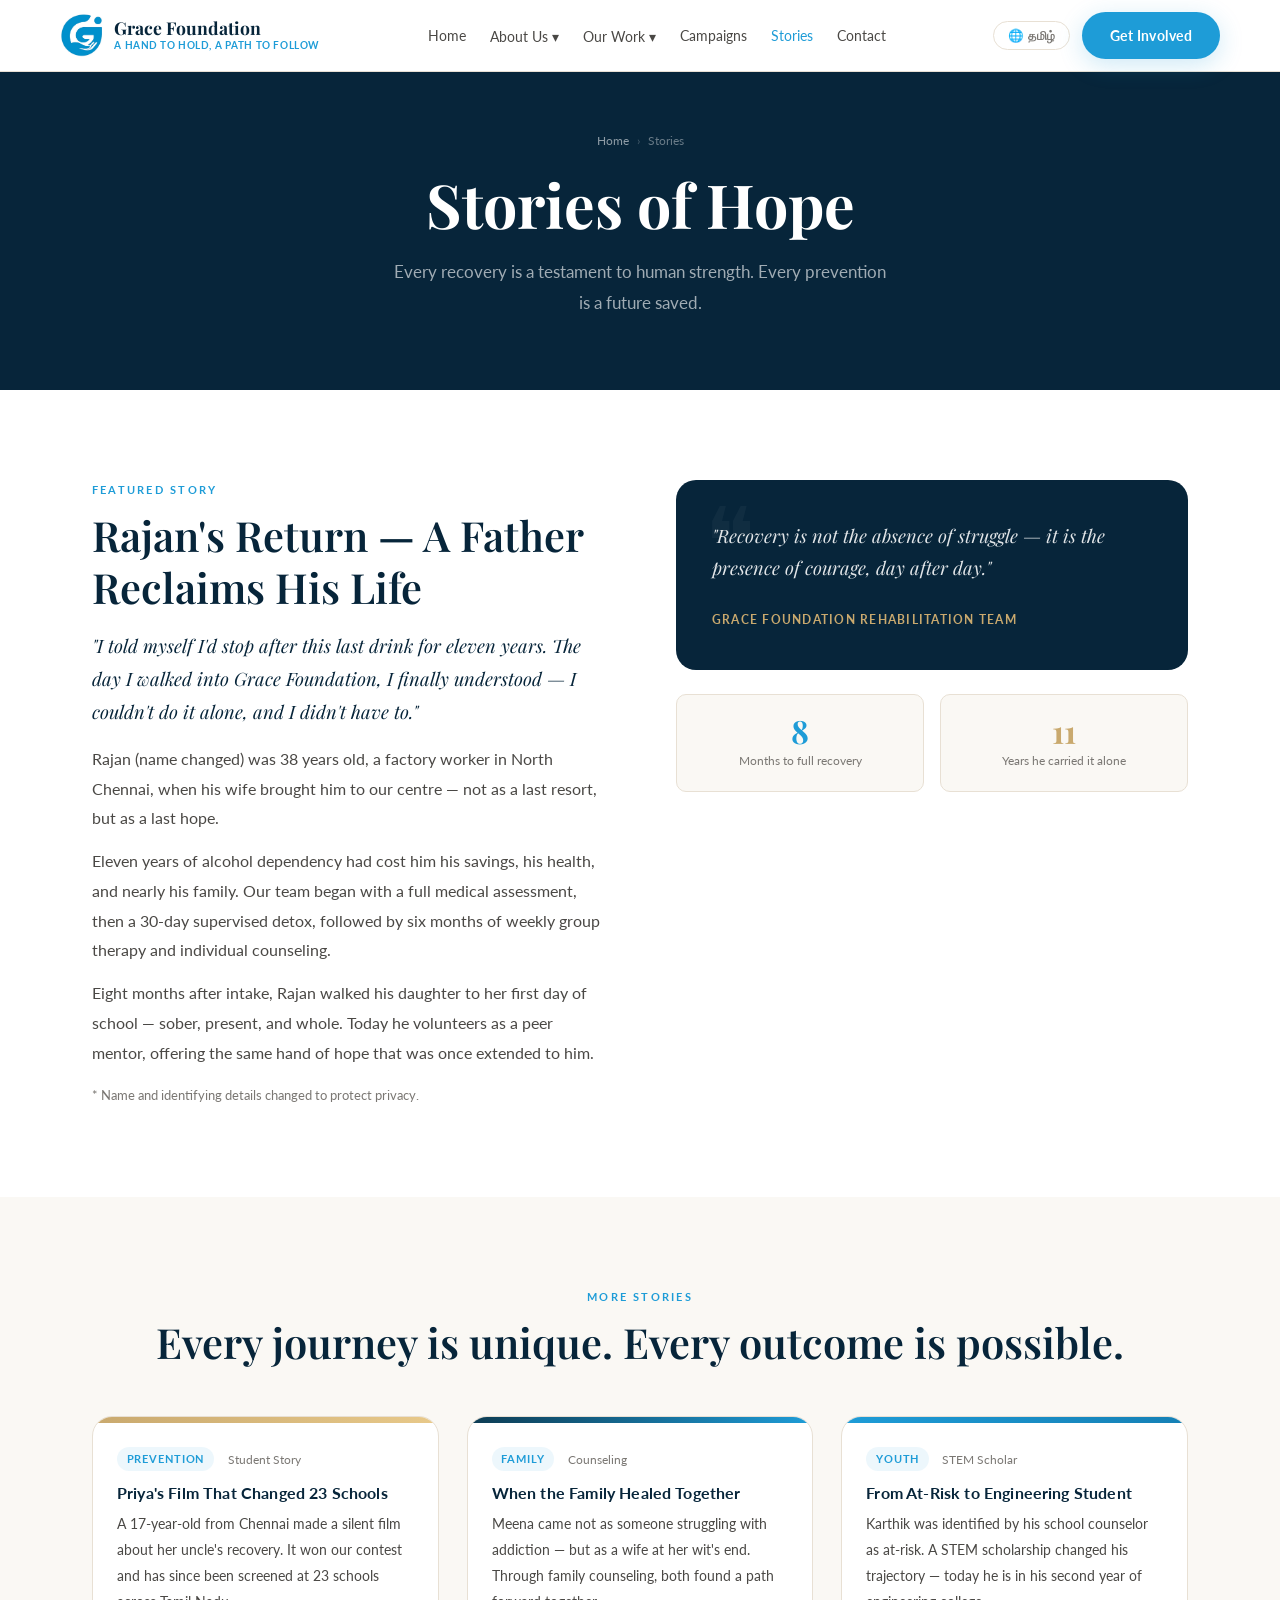
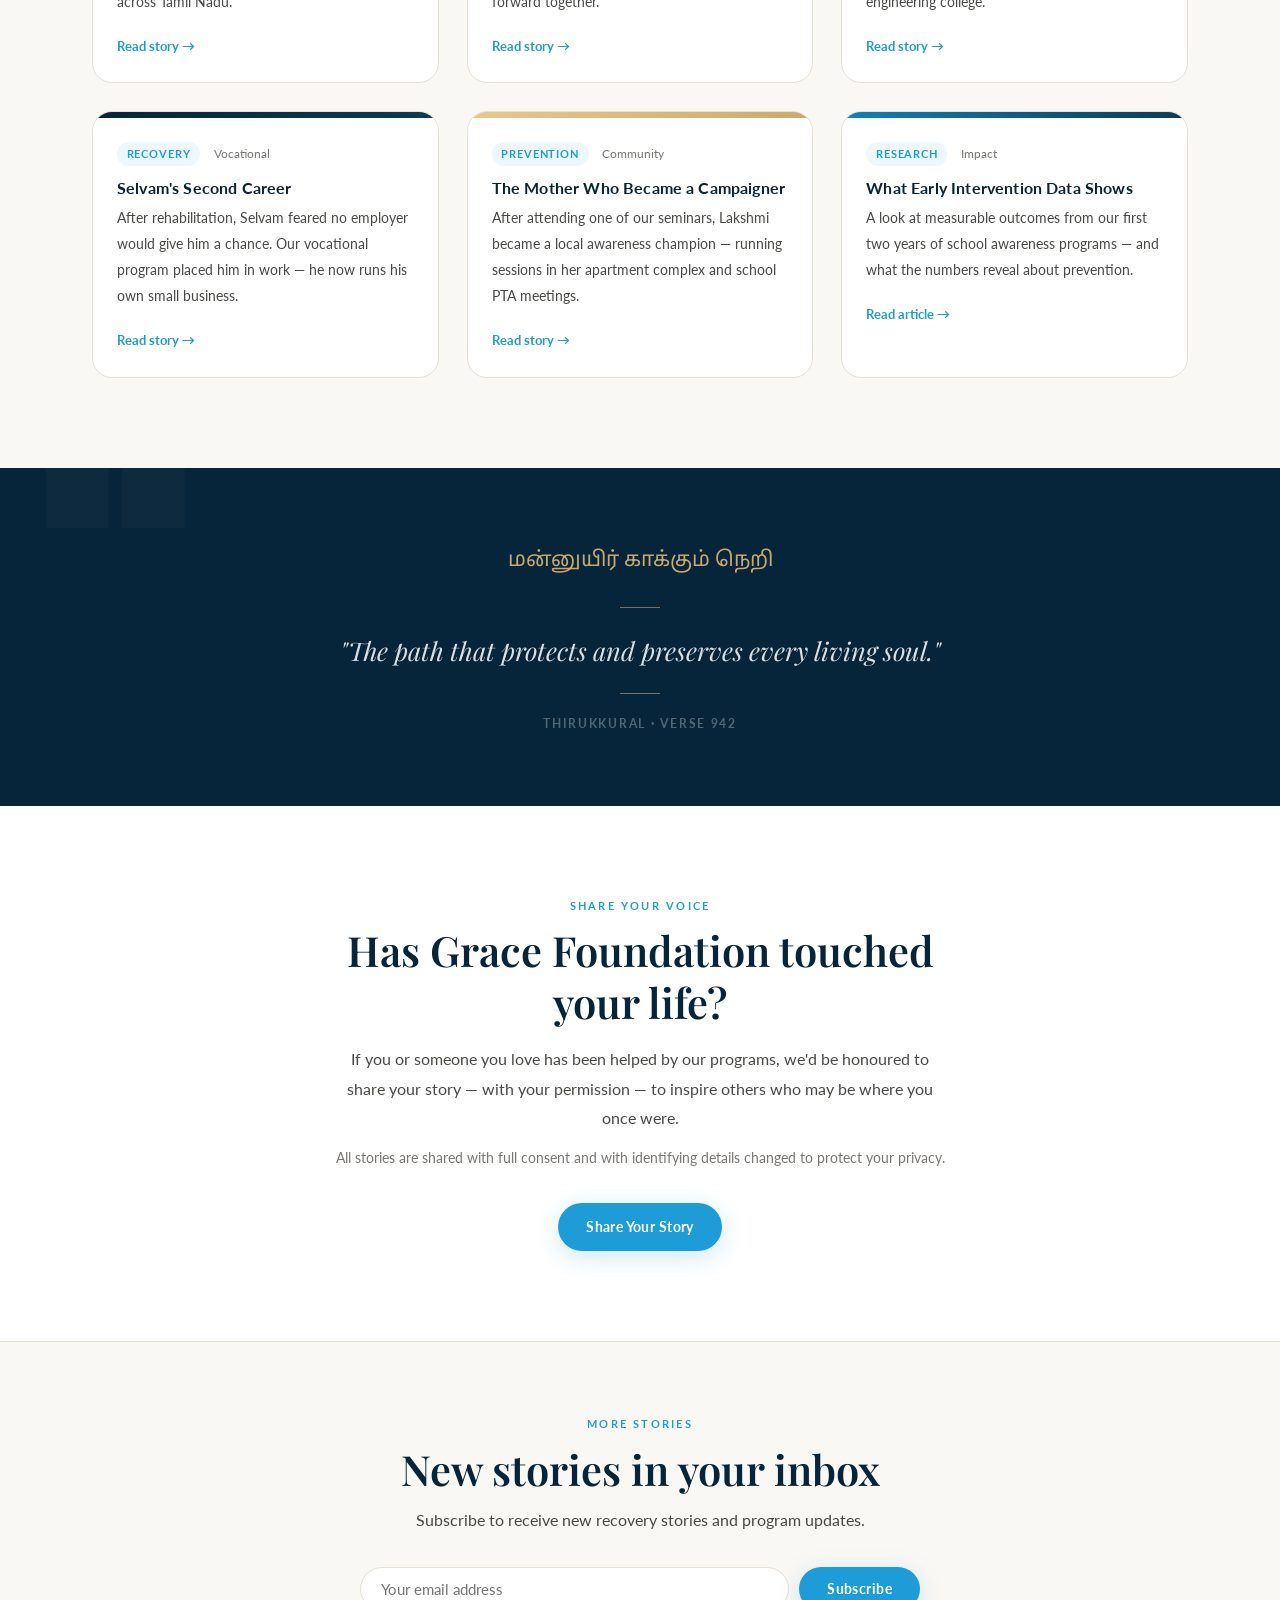
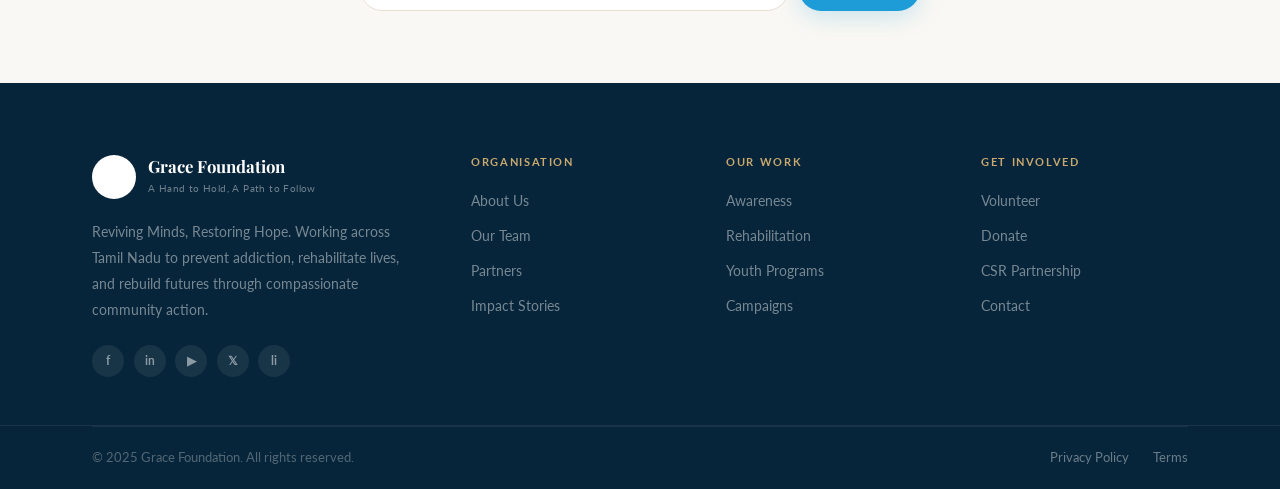
<file: stories.html>
<!DOCTYPE html>
<html lang="en">
<head>
<meta charset="UTF-8">
<meta name="viewport" content="width=device-width, initial-scale=1.0">
<title>Stories of Hope – Grace Foundation</title>
<link rel="stylesheet" href="css/style.css">
<link rel="icon" type="image/png" href="images/logo.png">
</head>
<body data-page="stories">
<div id="nav-placeholder"></div>

<section class="page-header">
  <div class="container" style="position:relative;z-index:2;">
    <div class="breadcrumb"><a href="index.html">Home</a><span class="sep">›</span><span>Stories</span></div>
    <h1>Stories of Hope</h1>
    <p>Every recovery is a testament to human strength. Every prevention is a future saved.</p>
  </div>
</section>

<!-- FEATURED STORY -->
<section class="section" style="background:var(--white);">
  <div class="container">
    <div class="two-col">
      <div class="fade-in">
        <span class="section-label">Featured Story</span>
        <h2>Rajan's Return — A Father Reclaims His Life</h2>
        <p style="margin-top:1rem;font-family:var(--font-display);font-style:italic;font-size:1.15rem;color:var(--navy-deep);line-height:1.8;">"I told myself I'd stop after this last drink for eleven years. The day I walked into Grace Foundation, I finally understood — I couldn't do it alone, and I didn't have to."</p>
        <p style="margin-top:1rem;">Rajan (name changed) was 38 years old, a factory worker in North Chennai, when his wife brought him to our centre — not as a last resort, but as a last hope.</p>
        <p style="margin-top:0.85rem;">Eleven years of alcohol dependency had cost him his savings, his health, and nearly his family. Our team began with a full medical assessment, then a 30-day supervised detox, followed by six months of weekly group therapy and individual counseling.</p>
        <p style="margin-top:0.85rem;">Eight months after intake, Rajan walked his daughter to her first day of school — sober, present, and whole. Today he volunteers as a peer mentor, offering the same hand of hope that was once extended to him.</p>
        <p style="margin-top:1rem;font-size:0.82rem;color:var(--grey);">* Name and identifying details changed to protect privacy.</p>
      </div>
      <div class="fade-in d2">
        <div class="mission-quote">
          <blockquote>"Recovery is not the absence of struggle — it is the presence of courage, day after day."</blockquote>
          <div class="mission-quote-attr">Grace Foundation Rehabilitation Team</div>
        </div>
        <div class="mission-stats" style="margin-top:1.5rem;">
          <div class="m-stat"><div class="n">8</div><div class="l">Months to full recovery</div></div>
          <div class="m-stat"><div class="n gold">11</div><div class="l">Years he carried it alone</div></div>
        </div>
      </div>
    </div>
  </div>
</section>

<!-- MORE STORIES -->
<section class="section" style="background:var(--cream);">
  <div class="container">
    <div class="center fade-in">
      <span class="section-label">More Stories</span>
      <h2>Every journey is unique. Every outcome is possible.</h2>
    </div>
    <div class="blog-grid">
      <div class="blog-card fade-in d1">
        <div class="blog-color" style="background:linear-gradient(90deg,var(--gold),var(--gold-light));"></div>
        <div class="blog-body">
          <div class="blog-meta"><span class="blog-tag-pill">Prevention</span><span class="blog-date">Student Story</span></div>
          <h4>Priya's Film That Changed 23 Schools</h4>
          <p>A 17-year-old from Chennai made a silent film about her uncle's recovery. It won our contest and has since been screened at 23 schools across Tamil Nadu.</p>
          <a href="#" class="read-more">Read story →</a>
        </div>
      </div>
      <div class="blog-card fade-in d2">
        <div class="blog-color" style="background:linear-gradient(90deg,var(--navy),var(--blue));"></div>
        <div class="blog-body">
          <div class="blog-meta"><span class="blog-tag-pill">Family</span><span class="blog-date">Counseling</span></div>
          <h4>When the Family Healed Together</h4>
          <p>Meena came not as someone struggling with addiction — but as a wife at her wit's end. Through family counseling, both found a path forward together.</p>
          <a href="#" class="read-more">Read story →</a>
        </div>
      </div>
      <div class="blog-card fade-in d3">
        <div class="blog-color" style="background:linear-gradient(90deg,var(--blue),var(--blue-dark));"></div>
        <div class="blog-body">
          <div class="blog-meta"><span class="blog-tag-pill">Youth</span><span class="blog-date">STEM Scholar</span></div>
          <h4>From At-Risk to Engineering Student</h4>
          <p>Karthik was identified by his school counselor as at-risk. A STEM scholarship changed his trajectory — today he is in his second year of engineering college.</p>
          <a href="#" class="read-more">Read story →</a>
        </div>
      </div>
      <div class="blog-card fade-in d1">
        <div class="blog-color" style="background:linear-gradient(90deg,var(--navy-deep),var(--navy));"></div>
        <div class="blog-body">
          <div class="blog-meta"><span class="blog-tag-pill">Recovery</span><span class="blog-date">Vocational</span></div>
          <h4>Selvam's Second Career</h4>
          <p>After rehabilitation, Selvam feared no employer would give him a chance. Our vocational program placed him in work — he now runs his own small business.</p>
          <a href="#" class="read-more">Read story →</a>
        </div>
      </div>
      <div class="blog-card fade-in d2">
        <div class="blog-color" style="background:linear-gradient(90deg,var(--gold-light),var(--gold));"></div>
        <div class="blog-body">
          <div class="blog-meta"><span class="blog-tag-pill">Prevention</span><span class="blog-date">Community</span></div>
          <h4>The Mother Who Became a Campaigner</h4>
          <p>After attending one of our seminars, Lakshmi became a local awareness champion — running sessions in her apartment complex and school PTA meetings.</p>
          <a href="#" class="read-more">Read story →</a>
        </div>
      </div>
      <div class="blog-card fade-in d3">
        <div class="blog-color" style="background:linear-gradient(90deg,var(--blue-dark),var(--navy));"></div>
        <div class="blog-body">
          <div class="blog-meta"><span class="blog-tag-pill">Research</span><span class="blog-date">Impact</span></div>
          <h4>What Early Intervention Data Shows</h4>
          <p>A look at measurable outcomes from our first two years of school awareness programs — and what the numbers reveal about prevention.</p>
          <a href="#" class="read-more">Read article →</a>
        </div>
      </div>
    </div>
  </div>
</section>

<!-- THIRUKKURAL -->
<section class="thirukkural">
  <div class="tk-inner">
    <div class="tk-tamil">மன்னுயிர் காக்கும் நெறி</div>
    <div class="tk-bar"></div>
    <div class="tk-english">"The path that protects and preserves every living soul."</div>
    <div class="tk-bar"></div>
    <div class="tk-source">Thirukkural · Verse 942</div>
  </div>
</section>

<!-- SHARE YOUR STORY -->
<section class="section" style="background:var(--white);">
  <div class="container" style="max-width:680px;text-align:center;">
    <span class="section-label">Share Your Voice</span>
    <h2>Has Grace Foundation touched your life?</h2>
    <p style="margin-top:1rem;">If you or someone you love has been helped by our programs, we'd be honoured to share your story — with your permission — to inspire others who may be where you once were.</p>
    <p style="margin-top:0.75rem;font-size:0.88rem;color:var(--grey);">All stories are shared with full consent and with identifying details changed to protect your privacy.</p>
    <a href="contact.html" class="btn btn-blue" style="margin-top:2rem;">Share Your Story</a>
  </div>
</section>

<section class="newsletter">
  <div class="container"><div class="nl-inner">
    <span class="section-label" style="text-align:center;">More Stories</span>
    <h2>New stories in your inbox</h2>
    <p>Subscribe to receive new recovery stories and program updates.</p>
    <form class="nl-form" onsubmit="return false;">
      <input type="email" placeholder="Your email address">
      <button class="btn btn-blue" type="submit">Subscribe</button>
    </form>
  </div></div>
</section>

<div id="footer-placeholder"></div>
<script src="js/layout.js"></script>
</body>
</html>
</file>
<file: css/style.css>
@import url('https://fonts.googleapis.com/css2?family=Playfair+Display:ital,wght@0,400;0,600;0,700;1,400;1,600&family=Lato:wght@300;400;700&family=Noto+Sans+Tamil:wght@400;600&display=swap');

:root {
  /* Core — harmonised with logo sky blue #1E9CD7 */
  --blue:          #1E9CD7;
  --blue-dark:     #1580B5;
  --navy:          #0D3B52;
  --navy-deep:     #07253A;
  --gold:          #C9A96E;
  --gold-light:    #E8C98A;
  --cream:         #FAF8F4;
  --cream-mid:     #F2EDE4;
  --cream-dark:    #E8E0D4;
  --charcoal:      #2C2B28;
  --charcoal-mid:  #4A4845;
  --grey:          #7A7773;
  --grey-light:    #EDEBE7;
  --white:         #FFFFFF;

  --font-display:  'Playfair Display', Georgia, serif;
  --font-body:     'Lato', sans-serif;
  --font-tamil:    'Noto Sans Tamil', sans-serif;

  --radius-sm:  4px;
  --radius-md:  10px;
  --radius-lg:  20px;
  --radius-xl:  60px;

  --shadow-sm:  0 1px 8px rgba(0,0,0,0.06);
  --shadow-md:  0 4px 24px rgba(0,0,0,0.10);
  --shadow-lg:  0 12px 48px rgba(0,0,0,0.13);
  --shadow-blue: 0 6px 24px rgba(30,156,215,0.22);
  --shadow-gold: 0 6px 24px rgba(201,169,110,0.28);

  --transition: all 0.28s cubic-bezier(0.4,0,0.2,1);
}

*, *::before, *::after { box-sizing: border-box; margin: 0; padding: 0; }
html { scroll-behavior: smooth; }
body { font-family: var(--font-body); color: var(--charcoal); background: var(--white); line-height: 1.7; overflow-x: hidden; }
img { max-width: 100%; height: auto; display: block; }
a { text-decoration: none; color: inherit; }
ul { list-style: none; }

/* TYPOGRAPHY */
h1, h2, h3, h4, h5 { font-family: var(--font-display); line-height: 1.25; color: var(--navy-deep); }
h1 { font-size: clamp(2.2rem, 5vw, 3.8rem); font-weight: 700; }
h2 { font-size: clamp(1.7rem, 3.5vw, 2.6rem); font-weight: 600; }
h3 { font-size: clamp(1.2rem, 2.5vw, 1.65rem); font-weight: 600; }
h4 { font-size: 1.05rem; font-weight: 700; font-family: var(--font-body); letter-spacing: 0.01em; }
p { color: var(--charcoal-mid); font-size: 1rem; line-height: 1.85; }

.section-label {
  display: block;
  font-family: var(--font-body);
  font-size: 0.7rem;
  font-weight: 700;
  letter-spacing: 0.2em;
  text-transform: uppercase;
  color: var(--blue);
  margin-bottom: 0.6rem;
}

/* LAYOUT */
.container { max-width: 1160px; margin: 0 auto; padding: 0 2rem; }
.section { padding: 90px 0; }
.section-sm { padding: 56px 0; }

/* BUTTONS */
.btn {
  display: inline-flex; align-items: center; gap: 0.45rem;
  padding: 0.75rem 1.75rem;
  border-radius: var(--radius-xl);
  font-family: var(--font-body); font-size: 0.88rem; font-weight: 700;
  letter-spacing: 0.03em;
  cursor: pointer; transition: var(--transition); border: none; white-space: nowrap;
}
.btn-primary { background: var(--gold); color: var(--navy-deep); box-shadow: var(--shadow-gold); }
.btn-primary:hover { background: var(--gold-light); transform: translateY(-2px); box-shadow: 0 10px 32px rgba(201,169,110,0.4); }
.btn-blue { background: var(--blue); color: var(--white); box-shadow: var(--shadow-blue); }
.btn-blue:hover { background: var(--blue-dark); transform: translateY(-2px); }
.btn-outline { background: transparent; color: var(--navy); border: 1.5px solid var(--cream-dark); }
.btn-outline:hover { border-color: var(--blue); color: var(--blue); }
.btn-outline-white { background: transparent; color: var(--white); border: 1.5px solid rgba(255,255,255,0.45); }
.btn-outline-white:hover { border-color: rgba(255,255,255,0.85); background: rgba(255,255,255,0.08); }

/* NAVBAR */
.navbar {
  position: fixed; top: 0; left: 0; right: 0; z-index: 1000;
  height: 72px; padding: 0 2rem;
  display: flex; align-items: center;
  background: var(--white);
  border-bottom: 1px solid var(--cream-dark);
  transition: var(--transition);
}
.navbar.scrolled { height: 62px; box-shadow: var(--shadow-sm); }
.nav-inner { max-width: 1160px; margin: 0 auto; width: 100%; display: flex; align-items: center; justify-content: space-between; gap: 1.5rem; }
.nav-logo { display: flex; align-items: center; gap: 0.65rem; flex-shrink: 0; }
.nav-logo img { height: 44px; width: auto; object-fit: contain; }
.nav-logo-text .name { font-family: var(--font-display); font-size: 1.1rem; font-weight: 700; color: var(--navy-deep); line-height: 1.2; }
.nav-logo-text .tagline { font-size: 0.6rem; color: var(--blue); font-weight: 700; letter-spacing: 0.06em; text-transform: uppercase; }
.nav-menu { display: flex; align-items: center; gap: 0; }
.nav-link { padding: 0.4rem 0.75rem; border-radius: var(--radius-sm); font-size: 0.86rem; font-weight: 400; color: var(--charcoal-mid); transition: var(--transition); }
.nav-link:hover, .nav-link.active { color: var(--blue); }
.nav-dropdown { position: relative; }
.nav-dropdown-menu { position: absolute; top: calc(100% + 10px); left: 0; background: var(--white); border-radius: var(--radius-md); box-shadow: var(--shadow-lg); min-width: 200px; padding: 0.4rem; opacity: 0; visibility: hidden; transform: translateY(-8px); transition: var(--transition); border: 1px solid var(--cream-dark); }
.nav-dropdown:hover .nav-dropdown-menu { opacity: 1; visibility: visible; transform: translateY(0); }
.nav-dropdown-menu a { display: block; padding: 0.5rem 0.9rem; font-size: 0.85rem; color: var(--charcoal-mid); border-radius: var(--radius-sm); transition: var(--transition); }
.nav-dropdown-menu a:hover { background: var(--cream); color: var(--blue); }
.nav-actions { display: flex; align-items: center; gap: 0.75rem; }
.lang-toggle { display: flex; align-items: center; gap: 0.3rem; padding: 0.35rem 0.85rem; border-radius: var(--radius-xl); border: 1.5px solid var(--cream-dark); font-size: 0.78rem; font-weight: 700; color: var(--grey); cursor: pointer; background: transparent; transition: var(--transition); letter-spacing: 0.03em; }
.lang-toggle:hover { border-color: var(--blue); color: var(--blue); }
.nav-hamburger { display: none; flex-direction: column; gap: 5px; cursor: pointer; padding: 4px; }
.nav-hamburger span { display: block; width: 22px; height: 2px; background: var(--charcoal); border-radius: 2px; transition: var(--transition); }
.mobile-menu { display: none; position: fixed; top: 72px; left: 0; right: 0; background: white; padding: 0.75rem 2rem 1.5rem; box-shadow: var(--shadow-lg); z-index: 999; flex-direction: column; gap: 0.1rem; border-top: 1px solid var(--cream-dark); }
.mobile-menu.open { display: flex; }
.mobile-menu a { padding: 0.65rem 0.5rem; font-size: 0.95rem; color: var(--charcoal); border-bottom: 1px solid var(--cream); }
.mobile-menu a:hover { color: var(--blue); }

/* LANGUAGE BANNER */
.lang-banner { display: none; background: var(--navy); color: white; text-align: center; padding: 0.65rem 1rem; font-size: 0.84rem; position: fixed; top: 72px; left: 0; right: 0; z-index: 998; }
.lang-banner.show { display: block; }
.lang-banner .close-banner { cursor: pointer; margin-left: 0.75rem; opacity: 0.6; }
.lang-banner .close-banner:hover { opacity: 1; }

/* HERO */
.hero {
  min-height: 100vh; display: flex; align-items: center;
  background: var(--navy-deep);
  padding-top: 72px; position: relative; overflow: hidden;
}
.hero::before {
  content: '';
  position: absolute; top: 0; right: 0;
  width: 55%; height: 100%;
  background: linear-gradient(135deg, rgba(30,156,215,0.08) 0%, rgba(201,169,110,0.06) 100%);
  clip-path: polygon(8% 0, 100% 0, 100% 100%, 0% 100%);
}
.hero-content { position: relative; z-index: 2; max-width: 1160px; margin: 0 auto; padding: 5rem 2rem 6rem; width: 100%; display: grid; grid-template-columns: 1fr 1fr; gap: 5rem; align-items: center; }
.hero-text {}
.hero-eyebrow { display: inline-flex; align-items: center; gap: 0.5rem; margin-bottom: 1.5rem; font-size: 0.72rem; font-weight: 700; letter-spacing: 0.18em; text-transform: uppercase; color: var(--gold); }
.hero-eyebrow::before { content: ''; width: 28px; height: 1px; background: var(--gold); }
.hero h1 { color: var(--white); margin-bottom: 0.5rem; }
.hero h1 em { color: var(--gold); font-style: italic; }
.hero-tagline { font-family: var(--font-display); font-size: clamp(1rem, 1.8vw, 1.3rem); font-style: italic; color: rgba(255,255,255,0.6); margin-bottom: 1.5rem; }
.hero-desc { color: rgba(255,255,255,0.65); font-size: 1.02rem; max-width: 460px; margin-bottom: 2.5rem; line-height: 1.9; }
.hero-actions { display: flex; gap: 0.85rem; flex-wrap: wrap; }
.hero-stats { display: flex; gap: 2.5rem; margin-top: 3.5rem; padding-top: 2.5rem; border-top: 1px solid rgba(255,255,255,0.1); }
.hero-stat .num { font-family: var(--font-display); font-size: 2.2rem; font-weight: 700; color: var(--white); line-height: 1; }
.hero-stat .lbl { font-size: 0.78rem; color: rgba(255,255,255,0.5); margin-top: 0.2rem; letter-spacing: 0.03em; }
.hero-kural { position: relative; }
.hero-kural-card {
  background: rgba(255,255,255,0.05);
  border: 1px solid rgba(255,255,255,0.1);
  border-radius: var(--radius-lg);
  padding: 2.5rem 2.25rem;
  position: relative;
}
.hero-kural-card::before {
  content: '\275D';
  position: absolute; top: 1.25rem; left: 1.75rem;
  font-size: 3rem; font-family: Georgia, serif;
  color: rgba(201,169,110,0.25); line-height: 1;
}
.kural-tamil { font-family: var(--font-tamil); font-size: 1rem; color: var(--gold); line-height: 2; margin-bottom: 1.25rem; }
.kural-english { font-family: var(--font-display); font-size: 1.05rem; font-style: italic; color: rgba(255,255,255,0.82); line-height: 1.75; margin-bottom: 1.25rem; }
.kural-source { font-size: 0.72rem; font-weight: 700; letter-spacing: 0.12em; text-transform: uppercase; color: rgba(255,255,255,0.35); }
.hero-wave { position: absolute; bottom: -2px; left: 0; right: 0; line-height: 0; }
.hero-wave svg { width: 100%; }

/* TRUSTED */
.trusted { background: var(--cream); padding: 1.75rem 0; border-bottom: 1px solid var(--cream-dark); }
.trusted-inner { max-width: 1160px; margin: 0 auto; padding: 0 2rem; display: flex; align-items: center; gap: 2.5rem; }
.trusted-label { font-size: 0.68rem; font-weight: 700; letter-spacing: 0.15em; text-transform: uppercase; color: var(--grey); white-space: nowrap; flex-shrink: 0; }
.trusted-line { width: 1px; height: 24px; background: var(--cream-dark); flex-shrink: 0; }
.trusted-names { display: flex; align-items: center; gap: 2rem; flex-wrap: wrap; }
.trusted-names span { font-size: 0.84rem; font-weight: 700; color: var(--grey); opacity: 0.55; letter-spacing: 0.02em; }

/* MISSION */
.mission-grid { display: grid; grid-template-columns: 1fr 1fr; gap: 5rem; align-items: start; }
.mission-pillars { display: flex; flex-direction: column; gap: 1rem; margin-top: 2rem; }
.pillar { display: flex; gap: 1rem; align-items: flex-start; padding: 1.1rem 1.25rem; border-radius: var(--radius-md); border-left: 2px solid var(--blue); background: var(--cream); transition: var(--transition); }
.pillar:hover { background: var(--white); box-shadow: var(--shadow-sm); transform: translateX(3px); }
.pillar-icon { font-size: 1.25rem; flex-shrink: 0; margin-top: 0.1rem; }
.pillar h4 { margin-bottom: 0.15rem; color: var(--navy); }
.pillar p { font-size: 0.88rem; }

.mission-aside { padding-top: 2rem; }
.mission-quote {
  background: var(--navy-deep);
  border-radius: var(--radius-lg);
  padding: 2.5rem 2.25rem;
  color: white;
  position: relative;
  overflow: hidden;
}
.mission-quote::before {
  content: '\275D';
  position: absolute; top: 1rem; left: 1.75rem;
  font-size: 6rem; font-family: Georgia,serif;
  color: rgba(255,255,255,0.04); line-height: 1;
}
.mission-quote blockquote { font-family: var(--font-display); font-size: 1.15rem; font-style: italic; color: rgba(255,255,255,0.88); line-height: 1.75; margin-bottom: 1.5rem; }
.mission-quote-attr { font-size: 0.78rem; font-weight: 700; letter-spacing: 0.1em; text-transform: uppercase; color: var(--gold); }
.mission-stats { display: grid; grid-template-columns: 1fr 1fr; gap: 1rem; margin-top: 1.5rem; }
.m-stat { background: var(--cream); border-radius: var(--radius-md); padding: 1.25rem; text-align: center; border: 1px solid var(--cream-dark); }
.m-stat .n { font-family: var(--font-display); font-size: 2rem; font-weight: 700; color: var(--blue); line-height: 1; }
.m-stat .n.gold { color: var(--gold); }
.m-stat .l { font-size: 0.78rem; color: var(--grey); margin-top: 0.2rem; }

/* THIRUKKURAL */
.thirukkural { background: var(--navy-deep); padding: 72px 0; text-align: center; position: relative; overflow: hidden; }
.thirukkural::before { content: '\275D'; position: absolute; font-size: 22rem; font-family: Georgia,serif; color: rgba(255,255,255,0.025); top: -6rem; left: 1rem; line-height: 1; }
.tk-inner { max-width: 760px; margin: 0 auto; padding: 0 2rem; }
.tk-tamil { font-family: var(--font-tamil); font-size: clamp(1rem, 2vw, 1.3rem); color: var(--gold); line-height: 2.1; margin-bottom: 1.5rem; }
.tk-english { font-family: var(--font-display); font-size: clamp(1.15rem, 2.5vw, 1.6rem); font-style: italic; color: rgba(255,255,255,0.85); line-height: 1.75; }
.tk-bar { width: 40px; height: 1px; background: var(--gold); margin: 1.25rem auto; opacity: 0.6; }
.tk-source { font-size: 0.72rem; font-weight: 700; letter-spacing: 0.15em; text-transform: uppercase; color: rgba(255,255,255,0.3); }

/* PROGRAMS */
.programs-grid { display: grid; grid-template-columns: repeat(3, 1fr); gap: 1.75rem; margin-top: 3rem; }
.program-card {
  background: var(--white); border-radius: var(--radius-lg);
  padding: 2.25rem 1.75rem;
  border: 1px solid var(--cream-dark);
  transition: var(--transition);
  position: relative;
}
.program-card:hover { transform: translateY(-5px); box-shadow: var(--shadow-md); border-color: transparent; }
.program-card::after { content: ''; position: absolute; bottom: 0; left: 2rem; right: 2rem; height: 2px; background: linear-gradient(90deg, var(--blue), var(--gold)); border-radius: 2px; opacity: 0; transition: var(--transition); }
.program-card:hover::after { opacity: 1; }
.pc-num { font-family: var(--font-display); font-size: 3.5rem; font-weight: 700; color: var(--cream-dark); line-height: 1; margin-bottom: 1rem; }
.program-card h3 { font-size: 1.35rem; color: var(--navy-deep); margin-bottom: 0.65rem; }
.program-card p { font-size: 0.93rem; margin-bottom: 1.5rem; }
.card-link { font-size: 0.83rem; font-weight: 700; color: var(--blue); display: inline-flex; align-items: center; gap: 0.35rem; letter-spacing: 0.02em; transition: var(--transition); }
.card-link:hover { gap: 0.6rem; }

/* IMPACT */
.impact-row { display: grid; grid-template-columns: repeat(4, 1fr); gap: 1.5rem; margin-top: 3rem; }
.impact-block { text-align: center; padding: 2rem 1.25rem; border-radius: var(--radius-lg); background: var(--cream); border: 1px solid var(--cream-dark); transition: var(--transition); }
.impact-block:hover { background: var(--white); box-shadow: var(--shadow-md); transform: translateY(-3px); }
.impact-num { font-family: var(--font-display); font-size: clamp(2rem, 3.5vw, 2.8rem); font-weight: 700; color: var(--blue); line-height: 1; margin-bottom: 0.35rem; }
.impact-num.g { color: var(--gold); }
.impact-num.n { color: var(--navy); }
.impact-lbl { font-size: 0.85rem; color: var(--grey); }

/* CAMPAIGN */
.campaign-block {
  background: var(--navy-deep);
  border-radius: var(--radius-lg);
  padding: 3.5rem 4rem;
  display: grid; grid-template-columns: 1fr auto;
  gap: 3rem; align-items: start;
  border: 1px solid rgba(255,255,255,0.06);
}
.campaign-block .section-label { color: var(--gold); }
.campaign-block h2 { color: var(--white); margin-bottom: 1rem; }
.campaign-block p { color: rgba(255,255,255,0.7); max-width: 480px; margin-bottom: 2rem; }
.prizes { display: flex; gap: 1rem; flex-wrap: wrap; margin-bottom: 2rem; }
.prize { border: 1px solid rgba(255,255,255,0.14); border-radius: var(--radius-md); padding: 0.65rem 1.15rem; text-align: center; background: rgba(255,255,255,0.05); }
.prize-place { font-size: 0.68rem; text-transform: uppercase; letter-spacing: 0.1em; color: rgba(255,255,255,0.45); }
.prize-amt { font-family: var(--font-display); font-size: 1.2rem; font-weight: 700; color: var(--gold-light); }
.campaign-aside { border: 1px solid rgba(255,255,255,0.1); border-radius: var(--radius-md); padding: 1.75rem; min-width: 200px; text-align: center; }
.campaign-aside .ca-label { font-size: 0.68rem; text-transform: uppercase; letter-spacing: 0.1em; color: rgba(255,255,255,0.45); margin-bottom: 0.35rem; }
.campaign-aside .ca-val { font-family: var(--font-display); font-size: 1.35rem; font-weight: 700; color: var(--gold-light); margin-bottom: 1.25rem; }

/* STORY CARDS */
.story-grid { display: grid; grid-template-columns: repeat(3, 1fr); gap: 1.75rem; margin-top: 3rem; }
.story-card { border-radius: var(--radius-lg); background: var(--white); border: 1px solid var(--cream-dark); overflow: hidden; transition: var(--transition); }
.story-card:hover { transform: translateY(-4px); box-shadow: var(--shadow-md); }
.story-band { height: 5px; }
.story-band.blue { background: linear-gradient(90deg, var(--blue), var(--blue-dark)); }
.story-band.gold { background: linear-gradient(90deg, var(--gold), var(--gold-light)); }
.story-band.navy { background: linear-gradient(90deg, var(--navy), var(--blue)); }
.story-body { padding: 1.75rem; }
.story-tag { display: inline-block; font-size: 0.68rem; font-weight: 700; letter-spacing: 0.1em; text-transform: uppercase; color: var(--blue); background: rgba(30,156,215,0.08); border-radius: var(--radius-xl); padding: 0.2rem 0.65rem; margin-bottom: 0.85rem; }
.story-tag.gold { color: var(--gold); background: rgba(201,169,110,0.1); }
.story-tag.navy { color: var(--navy); background: rgba(13,59,82,0.08); }
.story-body h4 { color: var(--navy-deep); margin-bottom: 0.5rem; font-size: 1rem; }
.story-body p { font-size: 0.9rem; margin-bottom: 1.1rem; }
.read-more { font-size: 0.82rem; font-weight: 700; color: var(--blue); display: inline-flex; align-items: center; gap: 0.35rem; transition: var(--transition); }
.read-more:hover { gap: 0.6rem; }

/* INVOLVE */
.involve-row { display: grid; grid-template-columns: repeat(3, 1fr); gap: 1.75rem; margin-top: 3rem; }
.involve-card { background: var(--white); border: 1px solid var(--cream-dark); border-radius: var(--radius-lg); padding: 2.25rem 1.75rem; text-align: center; transition: var(--transition); }
.involve-card:hover { border-color: var(--blue); box-shadow: var(--shadow-blue); transform: translateY(-4px); }
.ic-num { font-family: var(--font-display); font-size: 0.75rem; font-weight: 700; letter-spacing: 0.15em; color: var(--cream-dark); margin-bottom: 1rem; }
.involve-card h3 { font-size: 1.3rem; color: var(--navy-deep); margin-bottom: 0.65rem; }
.involve-card p { font-size: 0.9rem; margin-bottom: 2rem; }

/* NEWSLETTER */
.newsletter { background: var(--cream); padding: 72px 0; border-top: 1px solid var(--cream-dark); }
.nl-inner { max-width: 560px; margin: 0 auto; text-align: center; }
.nl-inner h2 { margin-bottom: 0.65rem; }
.nl-inner p { margin-bottom: 2rem; }
.nl-form { display: flex; gap: 0.65rem; }
.nl-form input { flex: 1; padding: 0.75rem 1.25rem; border: 1.5px solid var(--cream-dark); border-radius: var(--radius-xl); font-family: var(--font-body); font-size: 0.92rem; outline: none; background: var(--white); transition: var(--transition); color: var(--charcoal); }
.nl-form input:focus { border-color: var(--blue); box-shadow: 0 0 0 3px rgba(30,156,215,0.1); }

/* FOOTER */
footer { background: var(--navy-deep); padding: 72px 0 0; }
.footer-grid { display: grid; grid-template-columns: 1.6fr 1fr 1fr 1fr; gap: 3rem; padding-bottom: 3rem; }
.footer-brand-logo { display: flex; align-items: center; gap: 0.75rem; margin-bottom: 1.25rem; }
.footer-brand-logo img { height: 44px; width: 44px; border-radius: 50%; object-fit: cover; flex-shrink: 0; filter: brightness(0) invert(1); }
.footer-logo-name { font-family: var(--font-display); font-size: 1.05rem; font-weight: 700; color: white; line-height: 1.25; }
.footer-logo-tag { font-size: 0.62rem; color: rgba(255,255,255,0.42); letter-spacing: 0.04em; margin-top: 0.15rem; }
.footer-bar { border-top: 1px solid rgba(255,255,255,0.07); }
.footer-brand p { font-size: 0.88rem; color: rgba(255,255,255,0.45); line-height: 1.85; margin-bottom: 1.4rem; }
.footer-social { display: flex; gap: 0.6rem; }
.footer-social a { width: 32px; height: 32px; border-radius: 50%; background: rgba(255,255,255,0.07); display: flex; align-items: center; justify-content: center; font-size: 0.78rem; color: rgba(255,255,255,0.5); transition: var(--transition); font-weight: 700; }
.footer-social a:hover { background: var(--blue); color: white; }
.footer-col h5 { font-family: var(--font-body); font-size: 0.68rem; font-weight: 700; letter-spacing: 0.15em; text-transform: uppercase; color: var(--gold); margin-bottom: 1.1rem; }
.footer-col ul { display: flex; flex-direction: column; gap: 0.5rem; }
.footer-col ul li a { font-size: 0.86rem; color: rgba(255,255,255,0.45); transition: var(--transition); }
.footer-col ul li a:hover { color: rgba(255,255,255,0.85); }
.footer-bottom { border-top: 1px solid rgba(255,255,255,0.07); padding: 1.25rem 0; display: flex; justify-content: space-between; align-items: center; font-size: 0.8rem; color: rgba(255,255,255,0.3); }
.footer-bottom a { color: rgba(255,255,255,0.4); }
.footer-bottom a:hover { color: rgba(255,255,255,0.7); }
.footer-bottom-links { display: flex; gap: 1.5rem; }

/* PAGE HEADER */
.page-header { background: var(--navy-deep); padding: 130px 0 72px; text-align: center; position: relative; overflow: hidden; }
.page-header::after { content: ''; position: absolute; bottom: -2px; left: 0; right: 0; height: 2px; background: linear-gradient(90deg, transparent, var(--gold), transparent); }
.page-header h1 { color: white; }
.page-header p { color: rgba(255,255,255,0.62); max-width: 500px; margin: 0.9rem auto 0; font-size: 1.05rem; }
.breadcrumb { display: flex; align-items: center; justify-content: center; gap: 0.5rem; font-size: 0.78rem; color: rgba(255,255,255,0.4); margin-bottom: 0.9rem; }
.breadcrumb a { color: rgba(255,255,255,0.55); transition: var(--transition); }
.breadcrumb a:hover { color: white; }
.breadcrumb .sep { color: rgba(255,255,255,0.25); }

/* INNER SECTIONS */
.two-col { display: grid; grid-template-columns: 1fr 1fr; gap: 4.5rem; align-items: start; }
.two-col-wide { display: grid; grid-template-columns: 1.1fr 0.9fr; gap: 4.5rem; align-items: start; }

.values-grid { display: grid; grid-template-columns: repeat(3, 1fr); gap: 1.75rem; margin-top: 3rem; }
.value-card { background: var(--cream); border-radius: var(--radius-lg); padding: 2rem 1.75rem; border: 1px solid var(--cream-dark); }
.value-card h3 { font-size: 1.3rem; color: var(--navy-deep); margin-bottom: 0.6rem; }

.team-grid { display: grid; grid-template-columns: repeat(4, 1fr); gap: 2rem; margin-top: 3rem; }
.team-card { text-align: center; }
.team-avatar { width: 88px; height: 88px; border-radius: 50%; margin: 0 auto 1rem; background: linear-gradient(135deg, var(--blue), var(--navy)); display: flex; align-items: center; justify-content: center; font-family: var(--font-display); font-size: 1.6rem; font-weight: 700; color: white; }
.team-card h4 { font-size: 0.95rem; color: var(--navy-deep); margin-bottom: 0.2rem; }
.team-card .role { font-size: 0.8rem; color: var(--blue); font-weight: 700; }
.team-card p { font-size: 0.84rem; color: var(--grey); margin-top: 0.4rem; }

.partners-row { display: grid; grid-template-columns: repeat(4, 1fr); gap: 1.5rem; margin-top: 3rem; }
.partner-block { background: var(--cream); border-radius: var(--radius-md); padding: 1.75rem 1.5rem; text-align: center; border: 1px solid var(--cream-dark); transition: var(--transition); }
.partner-block:hover { background: var(--white); box-shadow: var(--shadow-sm); }
.partner-block h4 { color: var(--navy-deep); font-size: 0.95rem; margin-bottom: 0.4rem; }
.partner-block p { font-size: 0.84rem; }

.steps-grid { display: grid; grid-template-columns: repeat(2, 1fr); gap: 1.4rem; margin-top: 3rem; }
.step { display: flex; gap: 1.15rem; align-items: flex-start; padding: 1.4rem; background: var(--cream); border-radius: var(--radius-md); border: 1px solid var(--cream-dark); transition: var(--transition); }
.step:hover { background: var(--white); box-shadow: var(--shadow-sm); }
.step-num { width: 40px; height: 40px; border-radius: 50%; background: var(--navy-deep); color: white; font-family: var(--font-display); font-size: 1.1rem; font-weight: 700; display: flex; align-items: center; justify-content: center; flex-shrink: 0; }
.step h4 { color: var(--navy); margin-bottom: 0.2rem; font-size: 0.95rem; }
.step p { font-size: 0.86rem; }

.form-box { background: var(--white); border-radius: var(--radius-lg); padding: 2.5rem; border: 1px solid var(--cream-dark); }
.form-grid { display: grid; grid-template-columns: 1fr 1fr; gap: 1.1rem; }
.form-group { display: flex; flex-direction: column; gap: 0.35rem; }
.form-group.full { grid-column: 1/-1; }
.form-group label { font-size: 0.8rem; font-weight: 700; color: var(--charcoal); letter-spacing: 0.03em; }
.form-group input, .form-group select, .form-group textarea { padding: 0.7rem 0.95rem; border: 1.5px solid var(--cream-dark); border-radius: var(--radius-sm); font-family: var(--font-body); font-size: 0.92rem; color: var(--charcoal); outline: none; transition: var(--transition); background: var(--cream); }
.form-group input:focus, .form-group select:focus, .form-group textarea:focus { border-color: var(--blue); background: white; box-shadow: 0 0 0 3px rgba(30,156,215,0.08); }
.form-group textarea { min-height: 110px; resize: vertical; }

.donate-amounts { display: flex; gap: 0.65rem; flex-wrap: wrap; margin-bottom: 1.25rem; }
.amt-btn { padding: 0.55rem 1.3rem; border: 1.5px solid var(--cream-dark); border-radius: var(--radius-xl); font-family: var(--font-body); font-size: 0.9rem; font-weight: 700; cursor: pointer; transition: var(--transition); background: white; color: var(--charcoal); }
.amt-btn:hover, .amt-btn.active { border-color: var(--blue); background: var(--blue); color: white; }

.csr-grid { display: grid; grid-template-columns: repeat(3, 1fr); gap: 1.75rem; margin-top: 3rem; }
.csr-card { border: 1.5px solid var(--cream-dark); border-radius: var(--radius-lg); padding: 2.25rem 2rem; transition: var(--transition); position: relative; }
.csr-card.featured { border-color: var(--blue); }
.csr-card.featured .csr-badge { display: block; }
.csr-badge { display: none; position: absolute; top: -12px; left: 50%; transform: translateX(-50%); background: var(--blue); color: white; font-size: 0.68rem; font-weight: 700; letter-spacing: 0.08em; text-transform: uppercase; padding: 0.25rem 1rem; border-radius: var(--radius-xl); white-space: nowrap; }
.csr-card:hover { transform: translateY(-4px); box-shadow: var(--shadow-md); }
.tier-name { font-family: var(--font-display); font-size: 1.3rem; font-weight: 700; color: var(--navy-deep); margin-bottom: 0.25rem; }
.tier-amount { font-family: var(--font-display); font-size: 1.75rem; font-weight: 700; color: var(--blue); margin-bottom: 1.5rem; }
.tier-features { display: flex; flex-direction: column; gap: 0.55rem; margin-bottom: 2rem; }
.tier-feature { display: flex; gap: 0.6rem; font-size: 0.86rem; color: var(--charcoal-mid); }
.tier-feature::before { content: '—'; color: var(--blue); font-weight: 700; flex-shrink: 0; }

.contact-grid { display: grid; grid-template-columns: 1fr 1.4fr; gap: 4rem; margin-top: 3rem; }
.ci-item { display: flex; gap: 1rem; align-items: flex-start; margin-bottom: 1.5rem; }
.ci-dot { width: 8px; height: 8px; border-radius: 50%; background: var(--blue); flex-shrink: 0; margin-top: 0.55rem; }
.ci-item h4 { color: var(--navy-deep); margin-bottom: 0.2rem; font-size: 0.9rem; }
.ci-item p { font-size: 0.88rem; }

.faq-list { margin-top: 2.5rem; }
.faq-item { border-bottom: 1px solid var(--cream-dark); }
.faq-q { display: flex; justify-content: space-between; align-items: center; padding: 1.25rem 0; cursor: pointer; font-weight: 700; color: var(--navy-deep); font-size: 0.95rem; gap: 1rem; }
.faq-icon { width: 24px; height: 24px; border-radius: 50%; border: 1.5px solid var(--cream-dark); display: flex; align-items: center; justify-content: center; font-size: 0.9rem; flex-shrink: 0; transition: var(--transition); color: var(--blue); font-weight: 400; }
.faq-item.open .faq-icon { transform: rotate(45deg); border-color: var(--blue); color: var(--blue); }
.faq-answer { max-height: 0; overflow: hidden; transition: max-height 0.38s ease, padding 0.28s; }
.faq-item.open .faq-answer { max-height: 200px; padding-bottom: 1.1rem; }
.faq-answer p { font-size: 0.92rem; }

.blog-grid { display: grid; grid-template-columns: repeat(3, 1fr); gap: 1.75rem; margin-top: 3rem; }
.blog-card { background: var(--white); border: 1px solid var(--cream-dark); border-radius: var(--radius-lg); overflow: hidden; transition: var(--transition); }
.blog-card:hover { transform: translateY(-4px); box-shadow: var(--shadow-md); }
.blog-color { height: 6px; }
.blog-body { padding: 1.5rem; }
.blog-meta { display: flex; gap: 0.85rem; align-items: center; margin-bottom: 0.75rem; }
.blog-tag-pill { font-size: 0.68rem; font-weight: 700; letter-spacing: 0.08em; text-transform: uppercase; color: var(--blue); background: rgba(30,156,215,0.08); border-radius: var(--radius-xl); padding: 0.18rem 0.6rem; }
.blog-date { font-size: 0.78rem; color: var(--grey); }
.blog-card h4 { color: var(--navy-deep); font-size: 1rem; margin-bottom: 0.45rem; }
.blog-card p { font-size: 0.88rem; margin-bottom: 1rem; }

.section-header { margin-bottom: 0; }
.center { text-align: center; }
.center .sub { max-width: 540px; margin: 0.65rem auto 0; }

/* ANIMATIONS */
.fade-in { opacity: 0; transform: translateY(20px); transition: opacity 0.65s ease, transform 0.65s ease; }
.fade-in.visible { opacity: 1; transform: translateY(0); }
.d1 { transition-delay: 0.1s; }
.d2 { transition-delay: 0.2s; }
.d3 { transition-delay: 0.3s; }
.d4 { transition-delay: 0.4s; }

/* RESPONSIVE */
@media (max-width: 1024px) {
  .impact-row, .team-grid, .partners-row { grid-template-columns: repeat(2, 1fr); }
  .footer-grid { grid-template-columns: 1fr 1fr; gap: 2rem; }
  .programs-grid, .story-grid, .involve-row, .csr-grid, .blog-grid, .values-grid { grid-template-columns: repeat(2, 1fr); }
}
@media (max-width: 768px) {
  .section { padding: 60px 0; }
  .hero-content, .mission-grid, .two-col, .two-col-wide, .campaign-block, .contact-grid { grid-template-columns: 1fr; }
  .hero-content { padding: 3.5rem 1.5rem 5rem; gap: 3rem; }
  .campaign-block { padding: 2.5rem; }
  .nav-menu, .nav-actions { display: none; }
  .nav-hamburger { display: flex; }
  .nl-form { flex-direction: column; }
  .form-grid { grid-template-columns: 1fr; }
  .steps-grid, .programs-grid, .story-grid, .involve-row, .csr-grid, .blog-grid, .values-grid, .impact-row, .team-grid, .partners-row { grid-template-columns: 1fr; }
  .footer-grid { grid-template-columns: 1fr; }
  .trusted-inner { flex-direction: column; gap: 1rem; text-align: center; }
  .hero-stats { gap: 1.5rem; }
}
::-webkit-scrollbar { width: 5px; }
::-webkit-scrollbar-track { background: var(--cream); }
::-webkit-scrollbar-thumb { background: var(--blue); border-radius: 3px; }



/* ── CAMPAIGN PAGE STYLES ── */
.campaign-tabs { display: flex; gap: 0; border-bottom: 2px solid var(--cream-dark); margin-bottom: 3rem; }
.campaign-tab {
  padding: 0.85rem 1.75rem;
  font-family: var(--font-body); font-size: 0.88rem; font-weight: 700;
  color: var(--grey); cursor: pointer; border: none; background: transparent;
  border-bottom: 2px solid transparent; margin-bottom: -2px;
  transition: var(--transition); letter-spacing: 0.03em;
}
.campaign-tab:hover { color: var(--blue); }
.campaign-tab.active { color: var(--blue); border-bottom-color: var(--blue); }

.campaign-cards-grid { display: grid; grid-template-columns: repeat(3, 1fr); gap: 1.75rem; }
.camp-card {
  background: var(--white); border: 1px solid var(--cream-dark);
  border-radius: var(--radius-lg); overflow: hidden; transition: var(--transition);
  display: flex; flex-direction: column;
}
.camp-card:hover { transform: translateY(-4px); box-shadow: var(--shadow-md); }
.camp-card-top {
  height: 10px;
}
.camp-card-top.past { background: linear-gradient(90deg, var(--navy), var(--blue)); }
.camp-card-top.upcoming { background: linear-gradient(90deg, var(--gold), var(--gold-light)); }
.camp-card-body { padding: 1.75rem; flex: 1; display: flex; flex-direction: column; }
.camp-status {
  display: inline-flex; align-items: center; gap: 0.4rem;
  font-size: 0.68rem; font-weight: 700; letter-spacing: 0.1em; text-transform: uppercase;
  margin-bottom: 0.85rem;
}
.camp-status.past { color: var(--navy); }
.camp-status.upcoming { color: var(--gold); }
.camp-status::before { content: ''; width: 6px; height: 6px; border-radius: 50%; background: currentColor; }
.camp-card-body h3 { font-size: 1.2rem; color: var(--navy-deep); margin-bottom: 0.55rem; }
.camp-card-body p { font-size: 0.88rem; margin-bottom: 1rem; flex: 1; }
.camp-meta { display: flex; gap: 1.25rem; margin-bottom: 1.5rem; flex-wrap: wrap; }
.camp-meta-item { font-size: 0.78rem; color: var(--grey); }
.camp-meta-item strong { color: var(--charcoal); display: block; font-size: 0.82rem; }

/* Campaign Detail Page */
.campaign-detail-header {
  background: var(--navy-deep); padding: 130px 0 72px;
  position: relative; overflow: hidden;
}
.campaign-detail-header::after { content: ''; position: absolute; bottom: -2px; left: 0; right: 0; height: 2px; background: linear-gradient(90deg, transparent, var(--gold), transparent); }
.cdh-eyebrow { font-size: 0.7rem; font-weight: 700; letter-spacing: 0.2em; text-transform: uppercase; color: var(--gold); margin-bottom: 0.75rem; }
.cdh-title { font-family: var(--font-display); font-size: clamp(2rem, 4vw, 3.2rem); font-weight: 700; color: white; margin-bottom: 0.75rem; }
.cdh-meta { display: flex; gap: 2rem; flex-wrap: wrap; margin-top: 1.5rem; }
.cdh-meta-item { font-size: 0.82rem; color: rgba(255,255,255,0.55); }
.cdh-meta-item strong { color: white; display: block; font-size: 0.9rem; margin-bottom: 0.1rem; }

.winners-grid { display: grid; grid-template-columns: repeat(3, 1fr); gap: 1.5rem; margin-top: 2.5rem; }
.winner-card {
  border-radius: var(--radius-lg); padding: 2rem 1.75rem; text-align: center;
  border: 1px solid var(--cream-dark); background: var(--white); transition: var(--transition);
}
.winner-card:hover { box-shadow: var(--shadow-md); transform: translateY(-3px); }
.winner-medal { font-size: 2.5rem; margin-bottom: 0.75rem; display: block; }
.winner-place { font-size: 0.68rem; font-weight: 700; letter-spacing: 0.15em; text-transform: uppercase; color: var(--grey); margin-bottom: 0.35rem; }
.winner-name { font-family: var(--font-display); font-size: 1.2rem; font-weight: 600; color: var(--navy-deep); margin-bottom: 0.2rem; }
.winner-detail { font-size: 0.84rem; color: var(--grey); margin-bottom: 0.75rem; }
.winner-prize { font-family: var(--font-display); font-size: 1.4rem; font-weight: 700; color: var(--blue); }
.winner-prize.gold-text { color: var(--gold); }
.winner-prize.silver-text { color: #8a8a8a; }

.gallery-grid { display: grid; grid-template-columns: repeat(4, 1fr); gap: 1rem; margin-top: 2.5rem; }
.gallery-item {
  aspect-ratio: 1; border-radius: var(--radius-md); overflow: hidden;
  background: var(--cream); border: 1px solid var(--cream-dark);
  display: flex; align-items: center; justify-content: center;
  font-size: 0.75rem; color: var(--grey); text-align: center; padding: 1rem;
  transition: var(--transition);
}
.gallery-item:hover { box-shadow: var(--shadow-md); transform: scale(1.02); }
.gallery-item.tall { grid-row: span 2; aspect-ratio: auto; min-height: 200px; }
.gallery-item.wide { grid-column: span 2; aspect-ratio: 2/1; }

.film-list { display: flex; flex-direction: column; gap: 1rem; margin-top: 2.5rem; }
.film-item {
  display: flex; gap: 1.25rem; align-items: center;
  padding: 1.25rem 1.5rem; background: var(--white);
  border: 1px solid var(--cream-dark); border-radius: var(--radius-md);
  transition: var(--transition);
}
.film-item:hover { border-color: var(--blue); box-shadow: var(--shadow-sm); }
.film-rank { font-family: var(--font-display); font-size: 1.4rem; font-weight: 700; color: var(--cream-dark); min-width: 2rem; }
.film-info { flex: 1; }
.film-info h4 { color: var(--navy-deep); margin-bottom: 0.15rem; font-size: 0.95rem; }
.film-info p { font-size: 0.83rem; color: var(--grey); }
.film-tag { font-size: 0.68rem; font-weight: 700; letter-spacing: 0.08em; text-transform: uppercase; padding: 0.2rem 0.65rem; border-radius: var(--radius-xl); }
.film-tag.winner { background: rgba(201,169,110,0.12); color: var(--gold); }
.film-tag.special { background: rgba(30,156,215,0.08); color: var(--blue); }

.upcoming-card {
  background: var(--white); border: 1px solid var(--cream-dark);
  border-radius: var(--radius-lg); padding: 2.5rem;
  display: grid; grid-template-columns: 1fr auto;
  gap: 2.5rem; align-items: start; transition: var(--transition);
}
.upcoming-card:hover { box-shadow: var(--shadow-md); }
.uc-label { font-size: 0.68rem; font-weight: 700; letter-spacing: 0.15em; text-transform: uppercase; color: var(--gold); margin-bottom: 0.65rem; }
.uc-countdown { background: var(--cream); border-radius: var(--radius-md); padding: 1.5rem; text-align: center; min-width: 160px; }
.uc-countdown .days { font-family: var(--font-display); font-size: 3rem; font-weight: 700; color: var(--blue); line-height: 1; }
.uc-countdown .days-label { font-size: 0.72rem; font-weight: 700; letter-spacing: 0.1em; text-transform: uppercase; color: var(--grey); margin-top: 0.25rem; }

@media (max-width: 768px) {
  .campaign-cards-grid { grid-template-columns: 1fr; }
  .winners-grid { grid-template-columns: 1fr; }
  .gallery-grid { grid-template-columns: repeat(2, 1fr); }
  .upcoming-card { grid-template-columns: 1fr; }
  .film-item { flex-wrap: wrap; }
}
</file>
